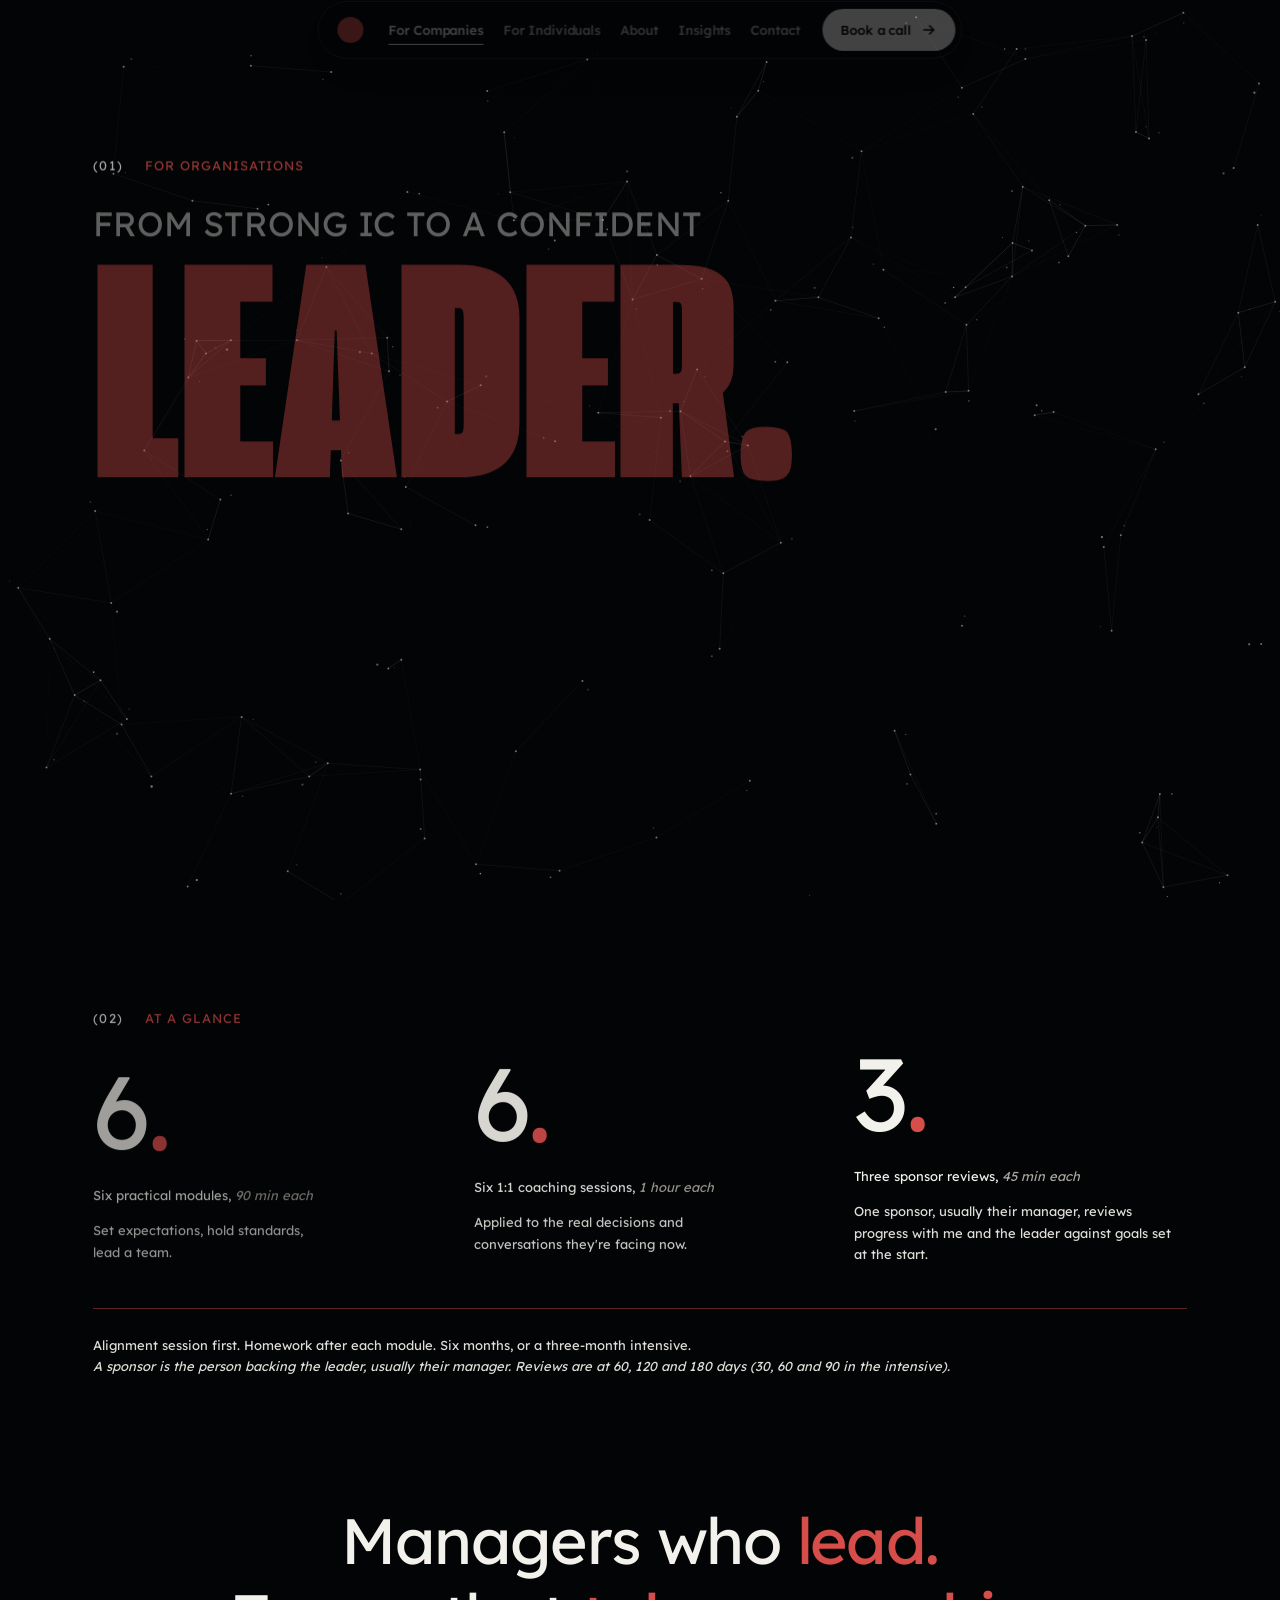
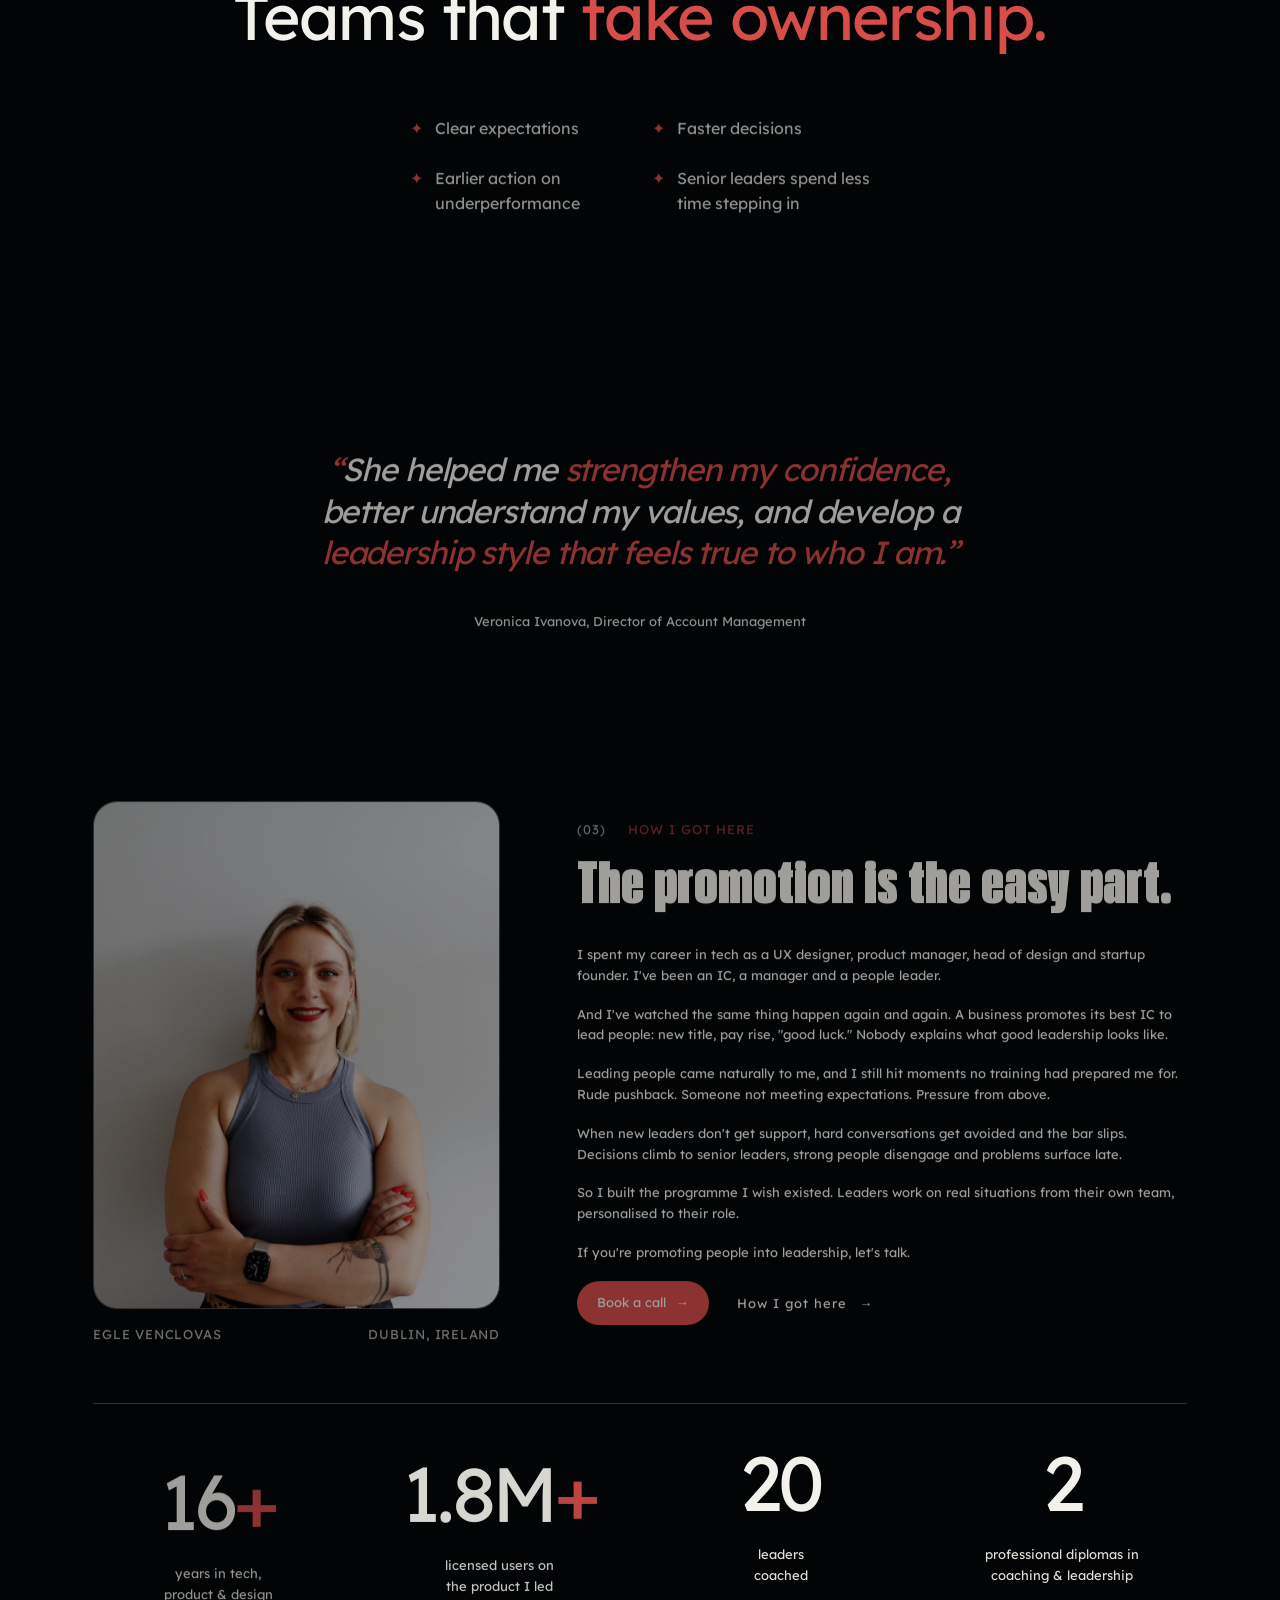
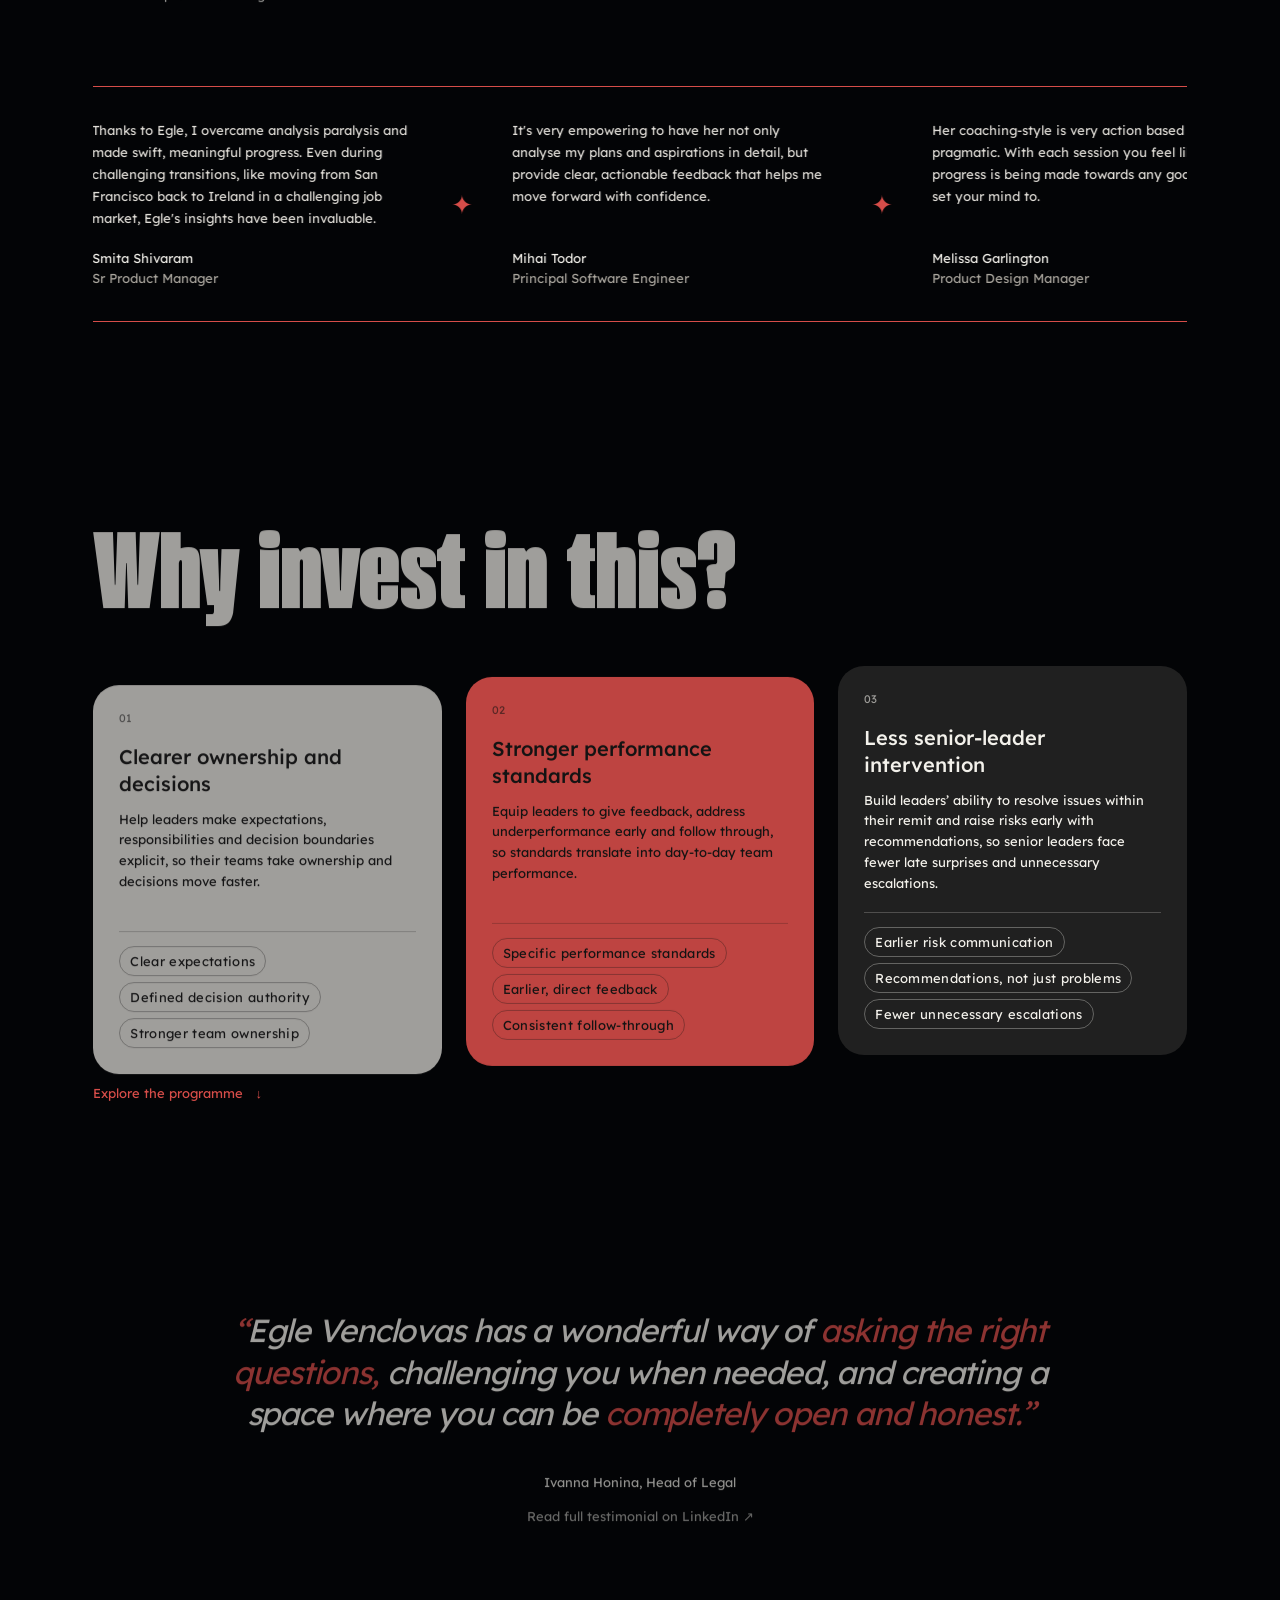
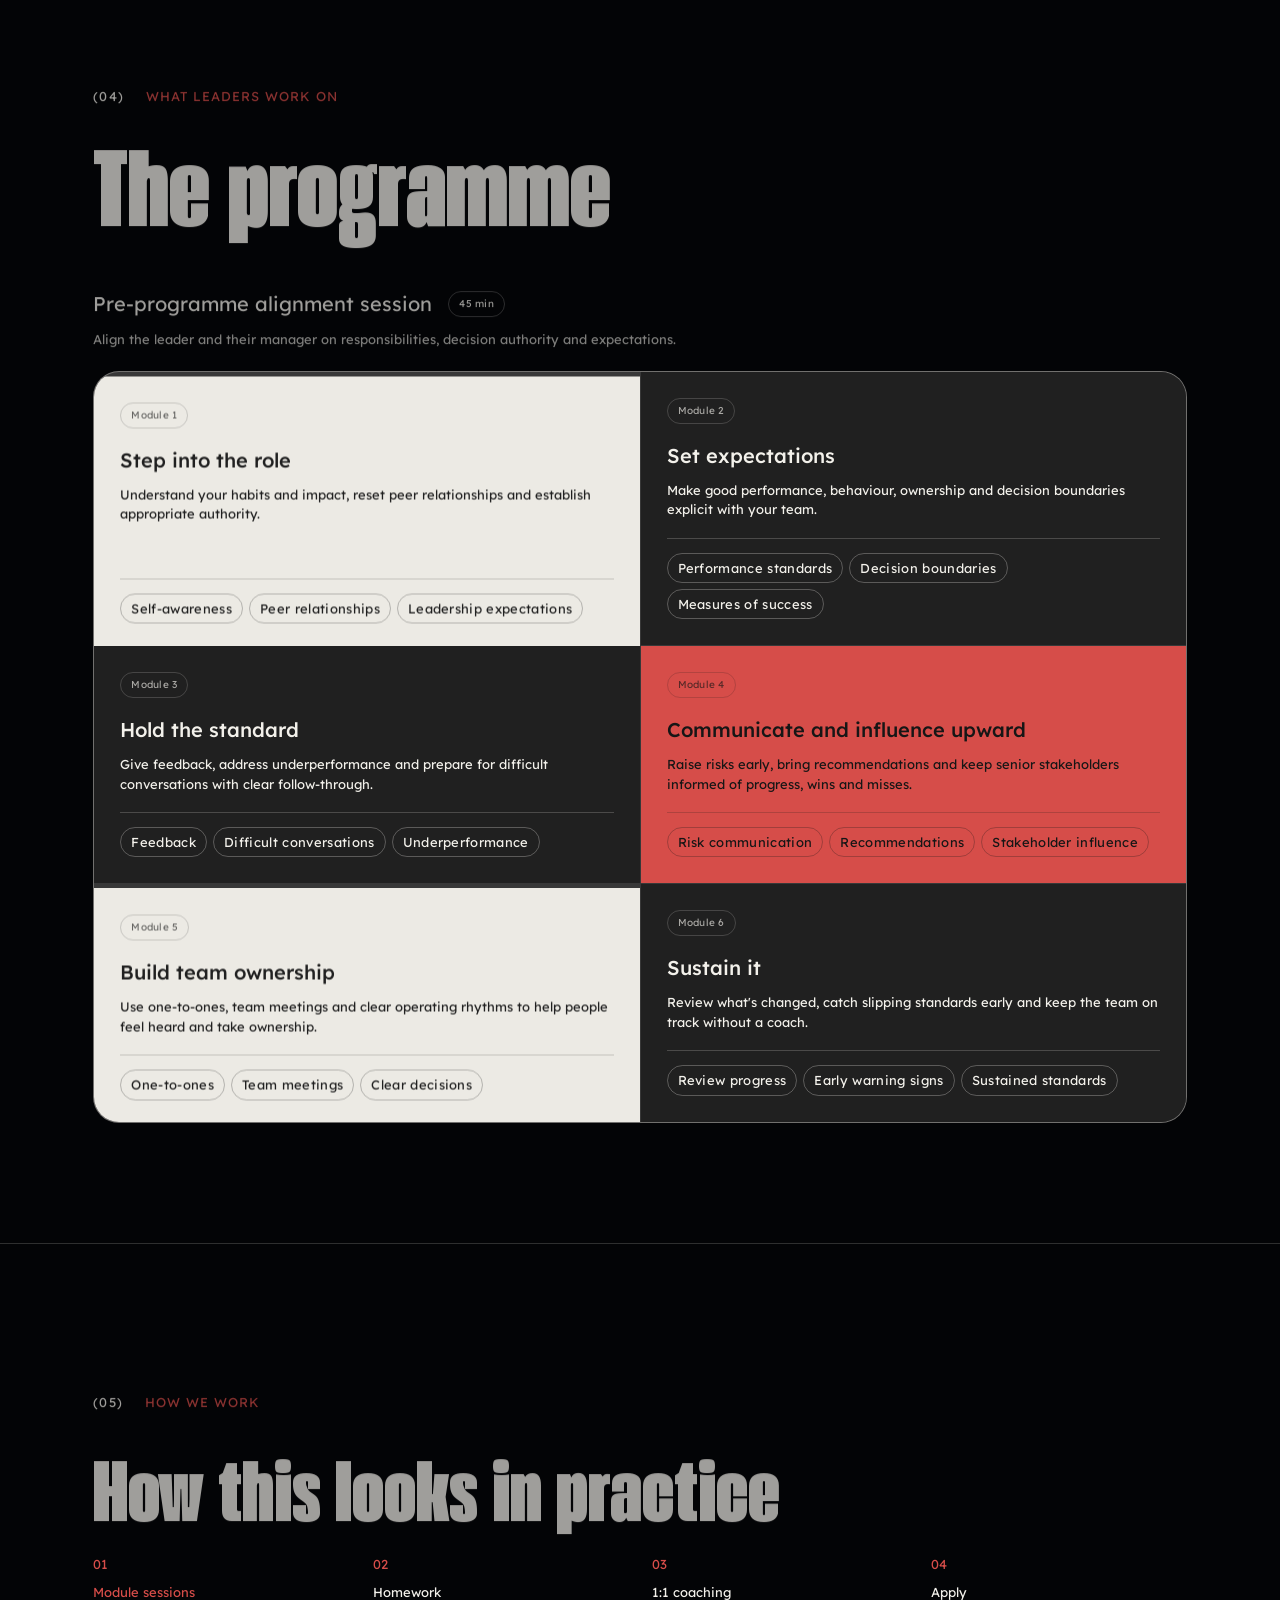
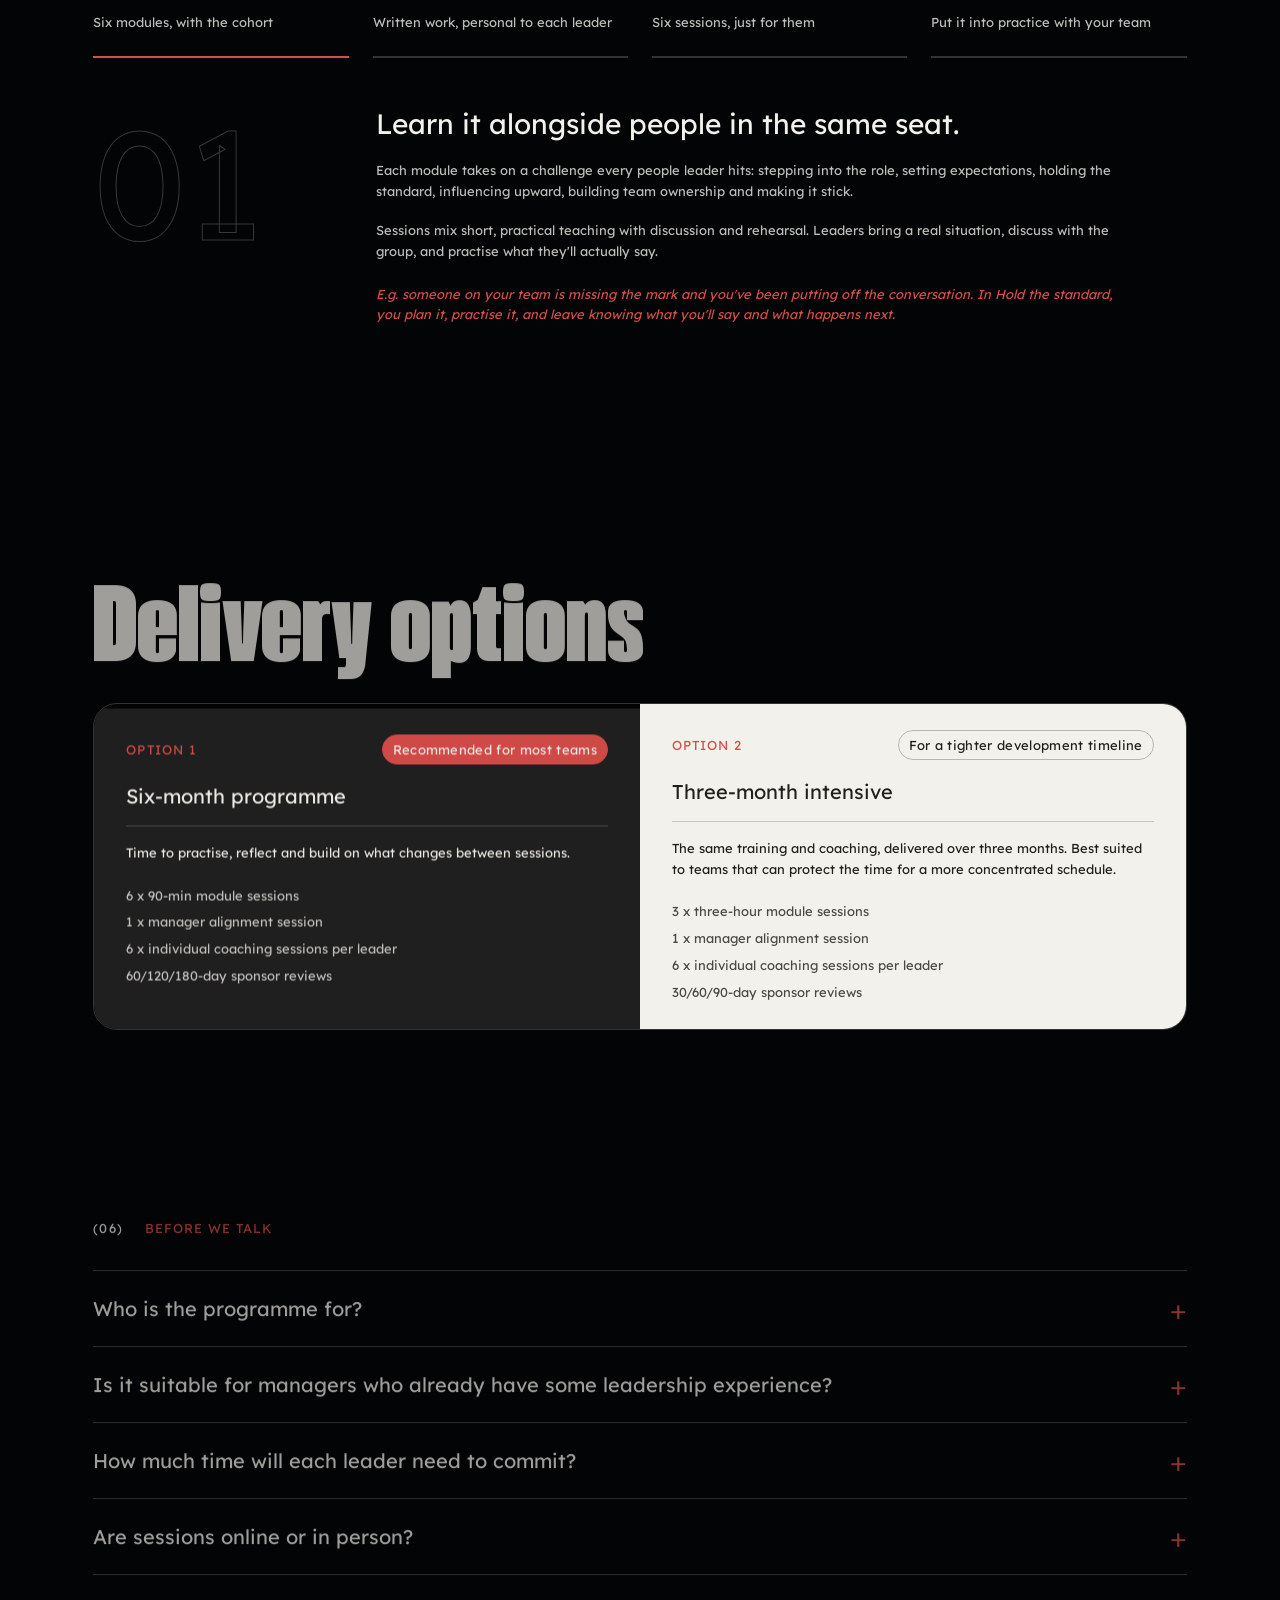
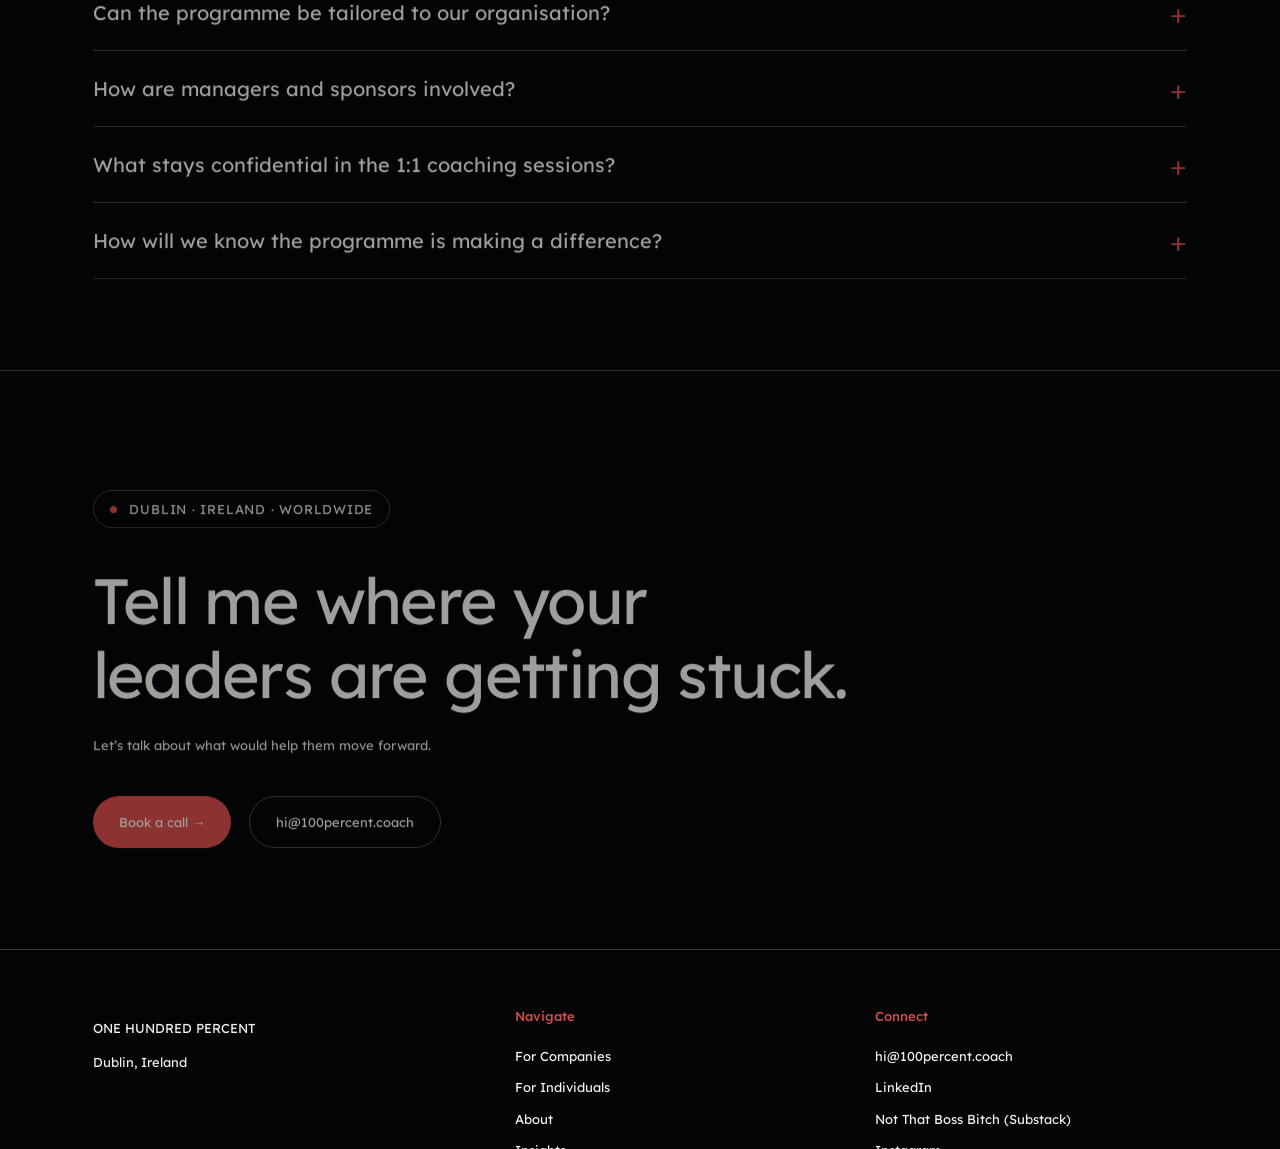
<file: index.html>
<!doctype html><html><head><meta charset="utf-8"><meta http-equiv="refresh" content="0;url=companies-page/"><title>ONE HUNDRED PERCENT</title></head><body><a href="companies-page/">Open website</a></body></html>
</file>
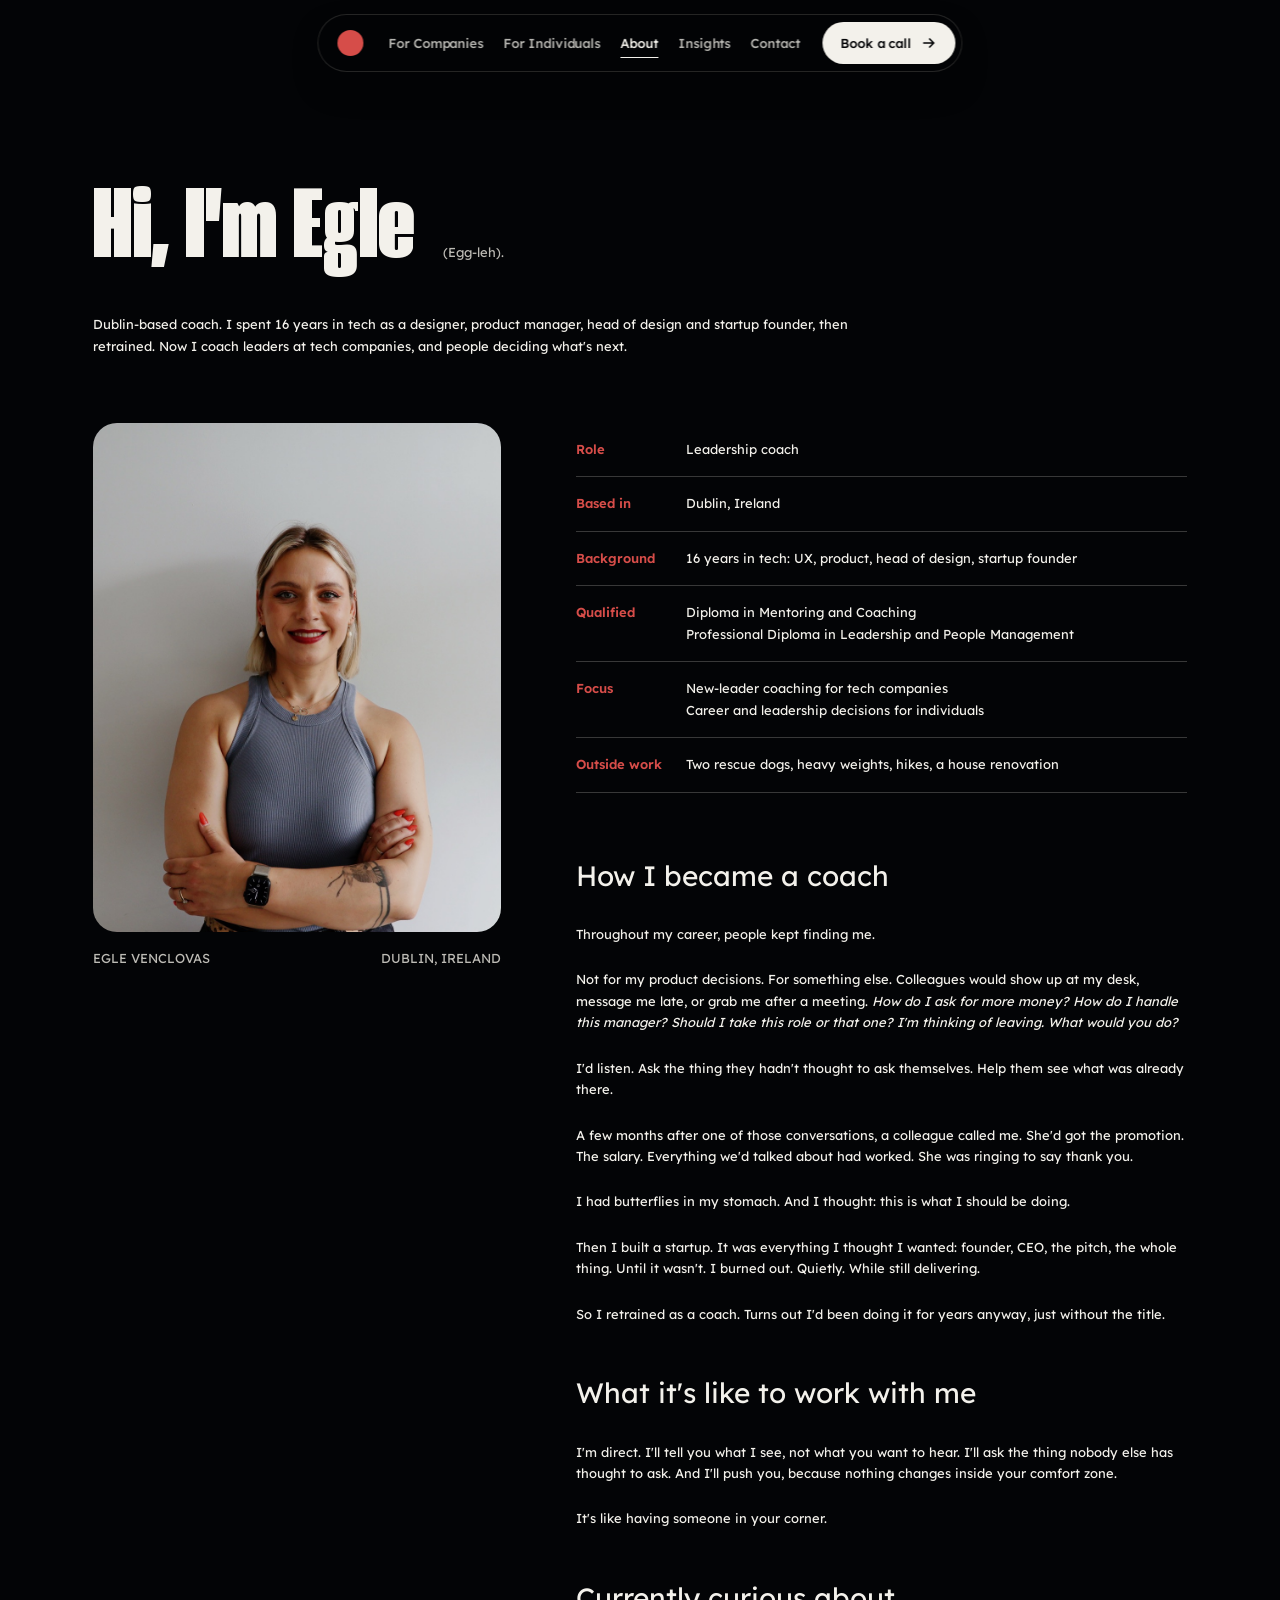
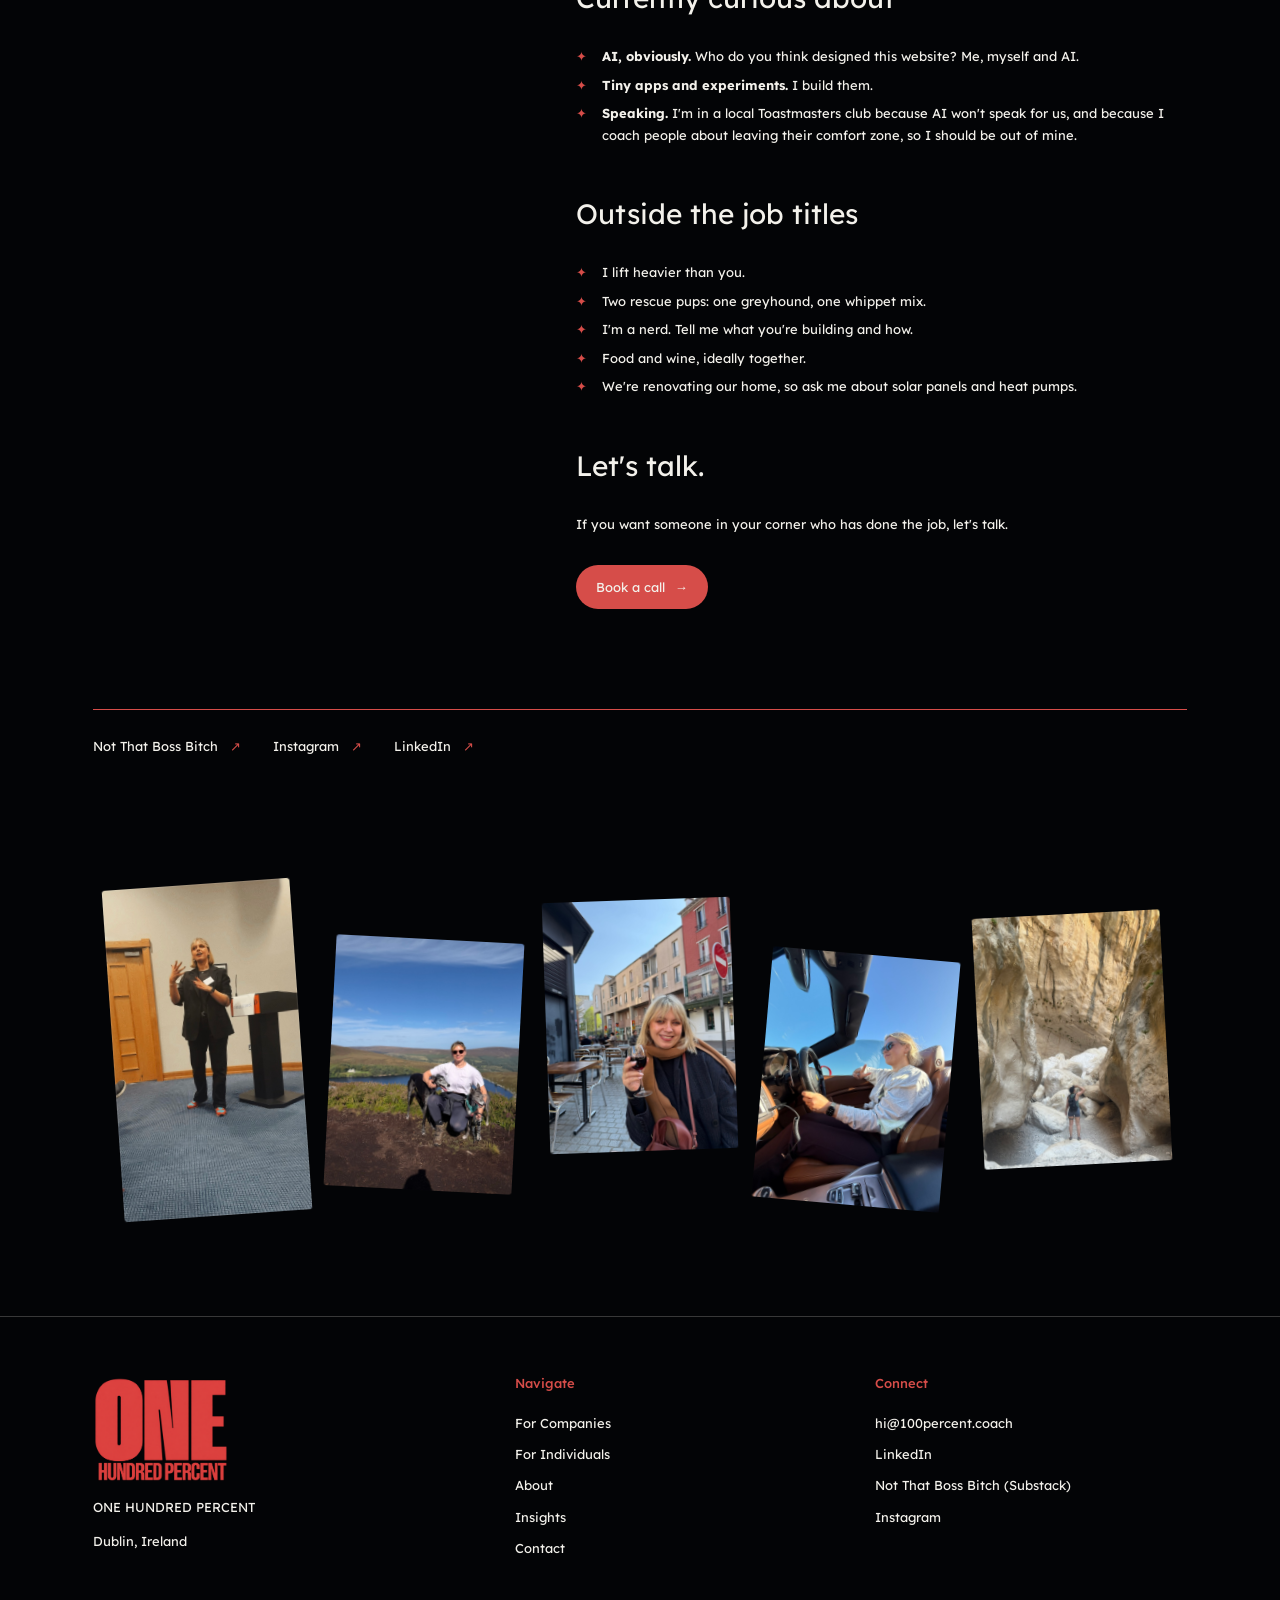
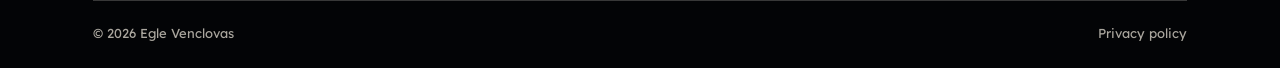
<file: about-page/index.html>
<!doctype html><html lang="en"><head><meta charset="utf-8"><meta name="viewport" content="width=device-width, initial-scale=1"><title>About Egle | ONE HUNDRED PERCENT</title><link rel="stylesheet" href="../companies-page/styles.css?v=mobile-menu-2"><link rel="stylesheet" href="styles.css?v=mobile-menu-2">    <link rel="stylesheet" href="../companies-page/typography.css?v=mobile-menu-2">
  <link rel="preconnect" href="https://fonts.googleapis.com"><link rel="preconnect" href="https://fonts.gstatic.com" crossorigin><link href="https://fonts.googleapis.com/css2?family=Lexend+Deca:wght@400;500;600;700&amp;display=swap" rel="stylesheet"><link rel="stylesheet" href="../companies-page/footer.css?v=mobile-menu-2"></head><body>    <nav class="site-nav" aria-label="Main navigation">
      <a class="site-nav__brand" href="../companies-page/?v=mobile-menu-2" aria-label="ONE HUNDRED PERCENT — For Companies"><span aria-hidden="true"></span></a>
      <button class="site-nav__toggle" type="button" aria-label="Open menu" aria-expanded="false" aria-controls="mobile-navigation"><span></span><span></span><span></span></button>
      <ul class="site-nav__links" id="mobile-navigation">
        <li><a href="../companies-page/?v=mobile-menu-2">For Companies</a></li>
        <li><a href="../individuals-page/?v=mobile-menu-2">For Individuals</a></li>
        <li><a href="./?v=mobile-menu-2" aria-current="page">About</a></li>
        <li><a href="../insights-page/?v=mobile-menu-2">Insights</a></li>
        <li><a href="../contact-page/?v=mobile-menu-2">Contact</a></li>
      </ul>
      <a class="site-nav__cta" href="https://schedule.100percent.coach/intro-call" target="_blank" rel="noopener noreferrer">
        <span>Book a call</span>
        <svg aria-hidden="true" viewBox="0 0 24 24" width="18" height="18"><path d="M5 12h14M13 6l6 6-6 6" fill="none" stroke="currentColor" stroke-width="2"/></svg>
      </a>
    </nav>
<main id="main-content"><section class="long-about"><header><h1>Hi, I'm Egle <span class="about-pronunciation">(Egg-leh).</span></h1><p>Dublin-based coach. I spent 16 years in tech as a designer, product manager, head of design and startup founder, then retrained. Now I coach leaders at tech companies, and people deciding what&#x27;s next.</p></header><div class="long-about__layout"><figure><img src="../companies-page/assets/egle-profile.jpg?v=2" alt="Egle Venclovas" width="1800" height="1200"><figcaption><span>EGLE VENCLOVAS</span><span>DUBLIN, IRELAND</span></figcaption></figure><div class="long-about__copy"><table class="about-facts"><tbody><tr><th scope="row">Role</th><td>Leadership coach</td></tr><tr><th scope="row">Based in</th><td>Dublin, Ireland</td></tr><tr><th scope="row">Background</th><td>16 years in tech: UX, product, head of design, startup founder</td></tr><tr><th scope="row">Qualified</th><td>Diploma in Mentoring and Coaching<br>Professional Diploma in Leadership and People Management</td></tr><tr><th scope="row">Focus</th><td>New-leader coaching for tech companies<br>Career and leadership decisions for individuals</td></tr><tr><th scope="row">Outside work</th><td>Two rescue dogs, heavy weights, hikes, a house renovation</td></tr></tbody></table><h2>How I became a coach</h2><p>Throughout my career, people kept finding me.</p><p>Not for my product decisions. For something else. Colleagues would show up at my desk, message me late, or grab me after a meeting. <em>How do I ask for more money? How do I handle this manager? Should I take this role or that one? I'm thinking of leaving. What would you do?</em></p><p>I&#x27;d listen. Ask the thing they hadn&#x27;t thought to ask themselves. Help them see what was already there.</p><p>A few months after one of those conversations, a colleague called me. She&#x27;d got the promotion. The salary. Everything we&#x27;d talked about had worked. She was ringing to say thank you.</p><p>I had butterflies in my stomach. And I thought: this is what I should be doing.</p><p>Then I built a startup. It was everything I thought I wanted: founder, CEO, the pitch, the whole thing. Until it wasn&#x27;t. I burned out. Quietly. While still delivering.</p><p>So I retrained as a coach. Turns out I&#x27;d been doing it for years anyway, just without the title.</p><h2>What it's like to work with me</h2><p>I&#x27;m direct. I&#x27;ll tell you what I see, not what you want to hear. I&#x27;ll ask the thing nobody else has thought to ask. And I&#x27;ll push you, because nothing changes inside your comfort zone.</p><p>It&#x27;s like having someone in your corner.</p><h2>Currently curious about</h2><ul><li><strong>AI, obviously.</strong> Who do you think designed this website? Me, myself and AI.</li><li><strong>Tiny apps and experiments.</strong> I build them.</li><li><strong>Speaking.</strong> I&#x27;m in a local Toastmasters club because AI won&#x27;t speak for us, and because I coach people about leaving their comfort zone, so I should be out of mine.</li></ul><h2>Outside the job titles</h2><ul><li>I lift heavier than you.</li><li>Two rescue pups: one greyhound, one whippet mix.</li><li>I&#x27;m a nerd. Tell me what you&#x27;re building and how.</li><li>Food and wine, ideally together.</li><li>We&#x27;re renovating our home, so ask me about solar panels and heat pumps.</li></ul><h2>Let's talk.</h2><p>If you want someone in your corner who has done the job, let&#x27;s talk.</p><a class="about-egle__cta" href="https://schedule.100percent.coach/intro-call" target="_blank" rel="noopener noreferrer">Book a call <span aria-hidden="true">→</span></a></div></div></section><nav class="about-socials" aria-label="Social links"><a href="https://eglevenclovas.substack.com/" target="_blank" rel="noopener noreferrer">Not That Boss Bitch <span aria-hidden="true">↗</span></a><a href="https://www.instagram.com/100percent.coach/" target="_blank" rel="noopener noreferrer">Instagram <span aria-hidden="true">↗</span></a><a href="https://www.linkedin.com/in/eglev/" target="_blank" rel="noopener noreferrer">LinkedIn <span aria-hidden="true">↗</span></a></nav><section class="about-photos" id="photos" aria-label="Personal photographs"><figure><img src="assets/personal-1.jpg" alt="Egle speaking at an event" loading="lazy"></figure><figure><img src="assets/personal-2.jpg" alt="Egle outdoors with two dogs" loading="lazy"></figure><figure><img src="assets/personal-3.jpg" alt="Egle sitting outside a café" loading="lazy"></figure><figure><img src="assets/personal-4.jpg" alt="Egle in a convertible" loading="lazy"></figure><figure><img src="assets/personal-5.jpg" alt="Egle hiking through a rocky gorge" loading="lazy"></figure></section></main><footer class="site-footer"><div class="site-footer__columns"><div class="site-footer__brand"><a href="../companies-page/?v=mobile-menu-2" aria-label="ONE HUNDRED PERCENT"><img src="../companies-page/assets/brand-logo-transparent.png" alt="ONE HUNDRED PERCENT" width="160" loading="lazy"></a><p>ONE HUNDRED PERCENT</p><p>Dublin, Ireland</p></div><nav aria-label="Footer navigation"><h2>Navigate</h2><a href="../companies-page/?v=mobile-menu-2">For Companies</a><a href="../individuals-page/?v=mobile-menu-2">For Individuals</a><a href="../about-page/?v=mobile-menu-2">About</a><a href="../insights-page/?v=mobile-menu-2">Insights</a><a href="../contact-page/?v=mobile-menu-2">Contact</a></nav><div class="site-footer__connect"><h2>Connect</h2><a href="mailto:hi@100percent.coach">hi@100percent.coach</a><a href="https://www.linkedin.com/in/eglev/" target="_blank" rel="noopener noreferrer">LinkedIn</a><a href="https://eglevenclovas.substack.com/" target="_blank" rel="noopener noreferrer">Not That Boss Bitch (Substack)</a><a href="https://www.instagram.com/100percent.coach/" target="_blank" rel="noopener noreferrer">Instagram</a></div></div><div class="site-footer__bottom"><span>© 2026 Egle Venclovas</span><span>Privacy policy</span></div></footer><script src="../companies-page/navigation.js?v=mobile-menu-2" defer></script><script src="../companies-page/scroll-reveals.js?v=all-pages-motion-2" defer></script></body></html>
</file>
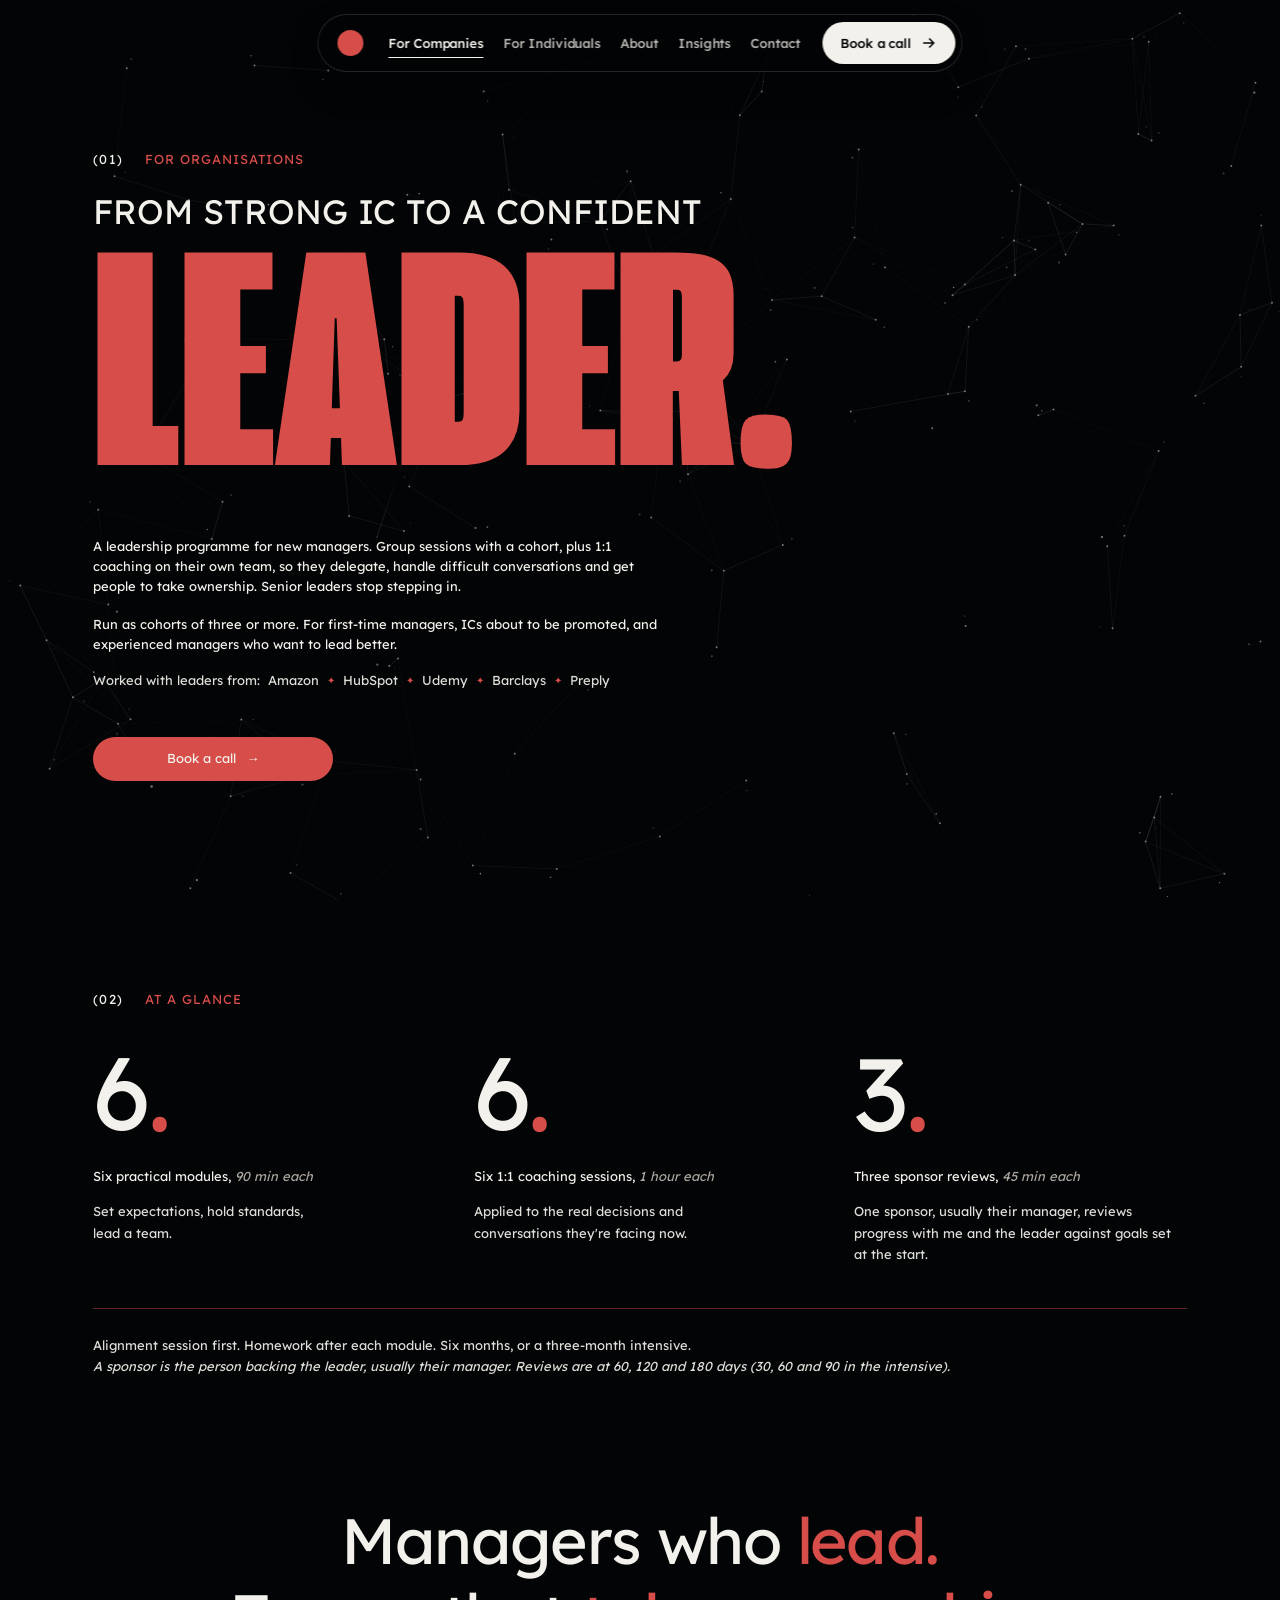
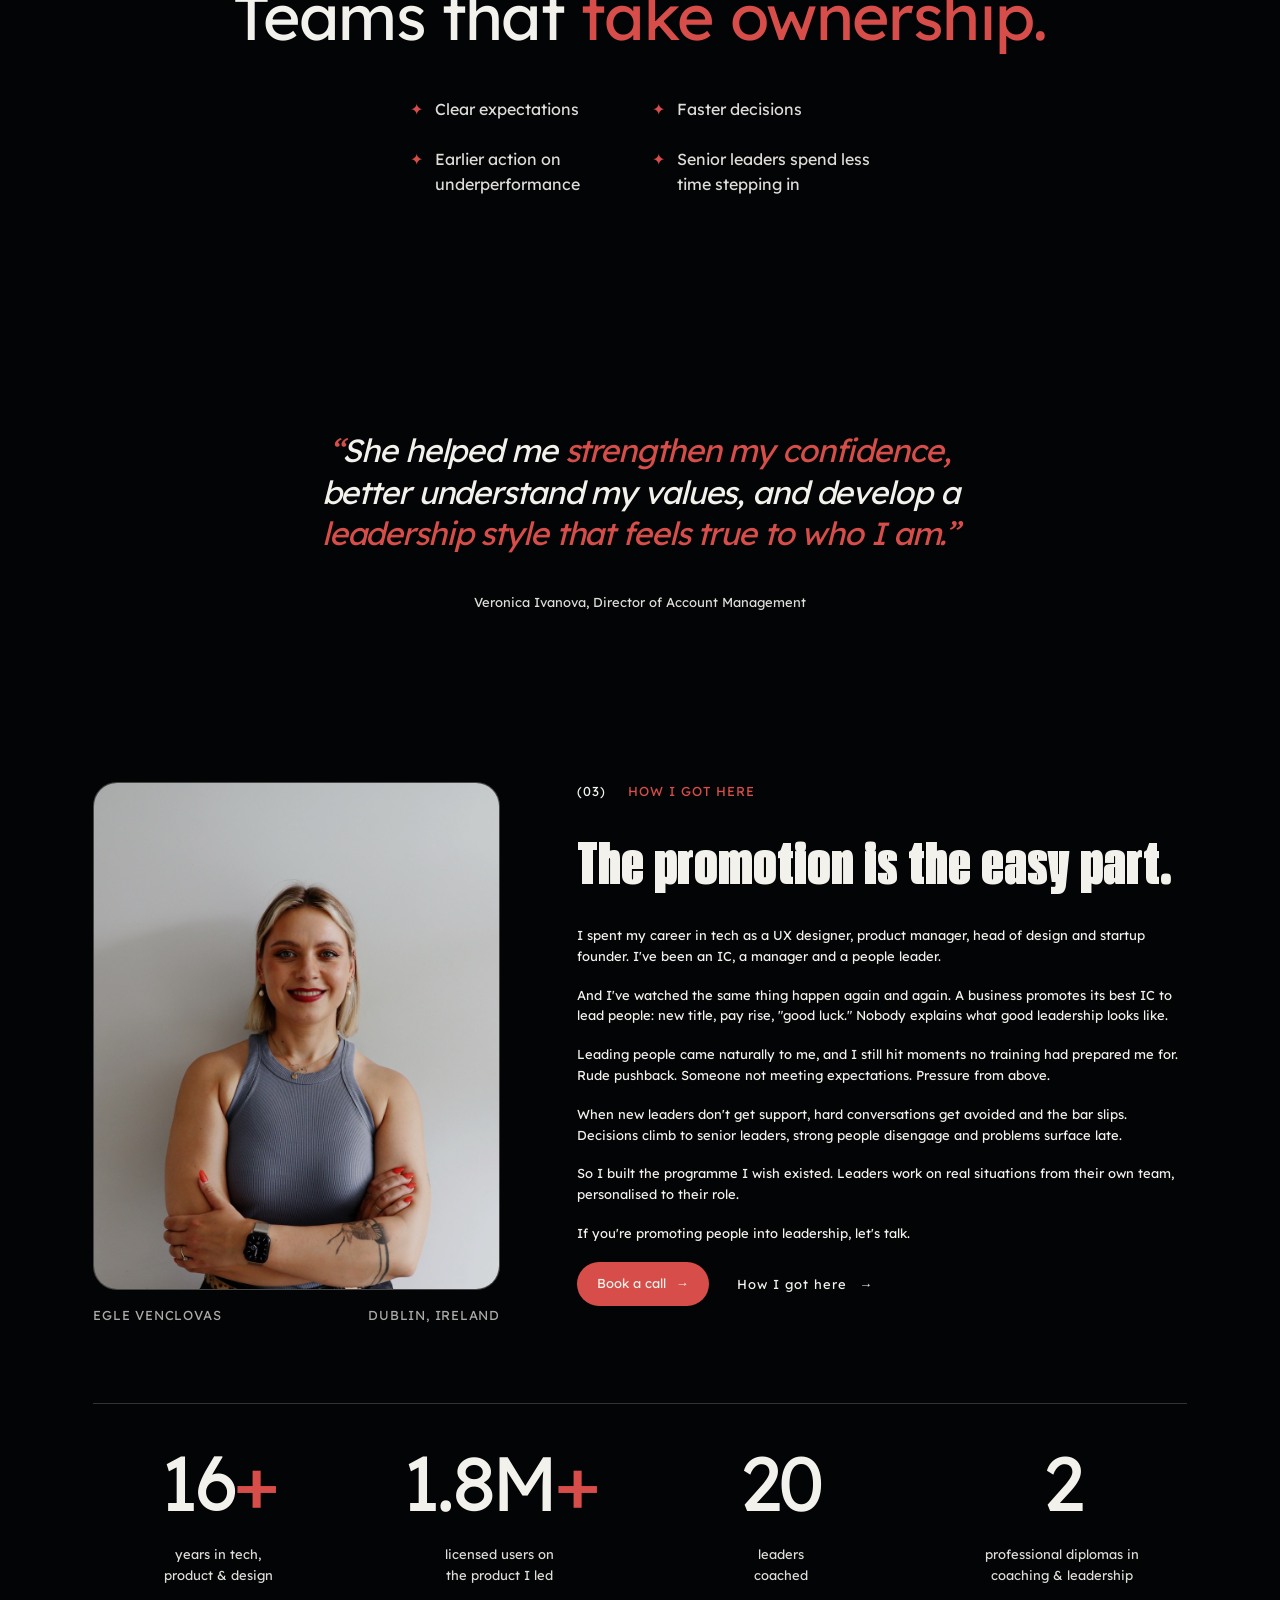
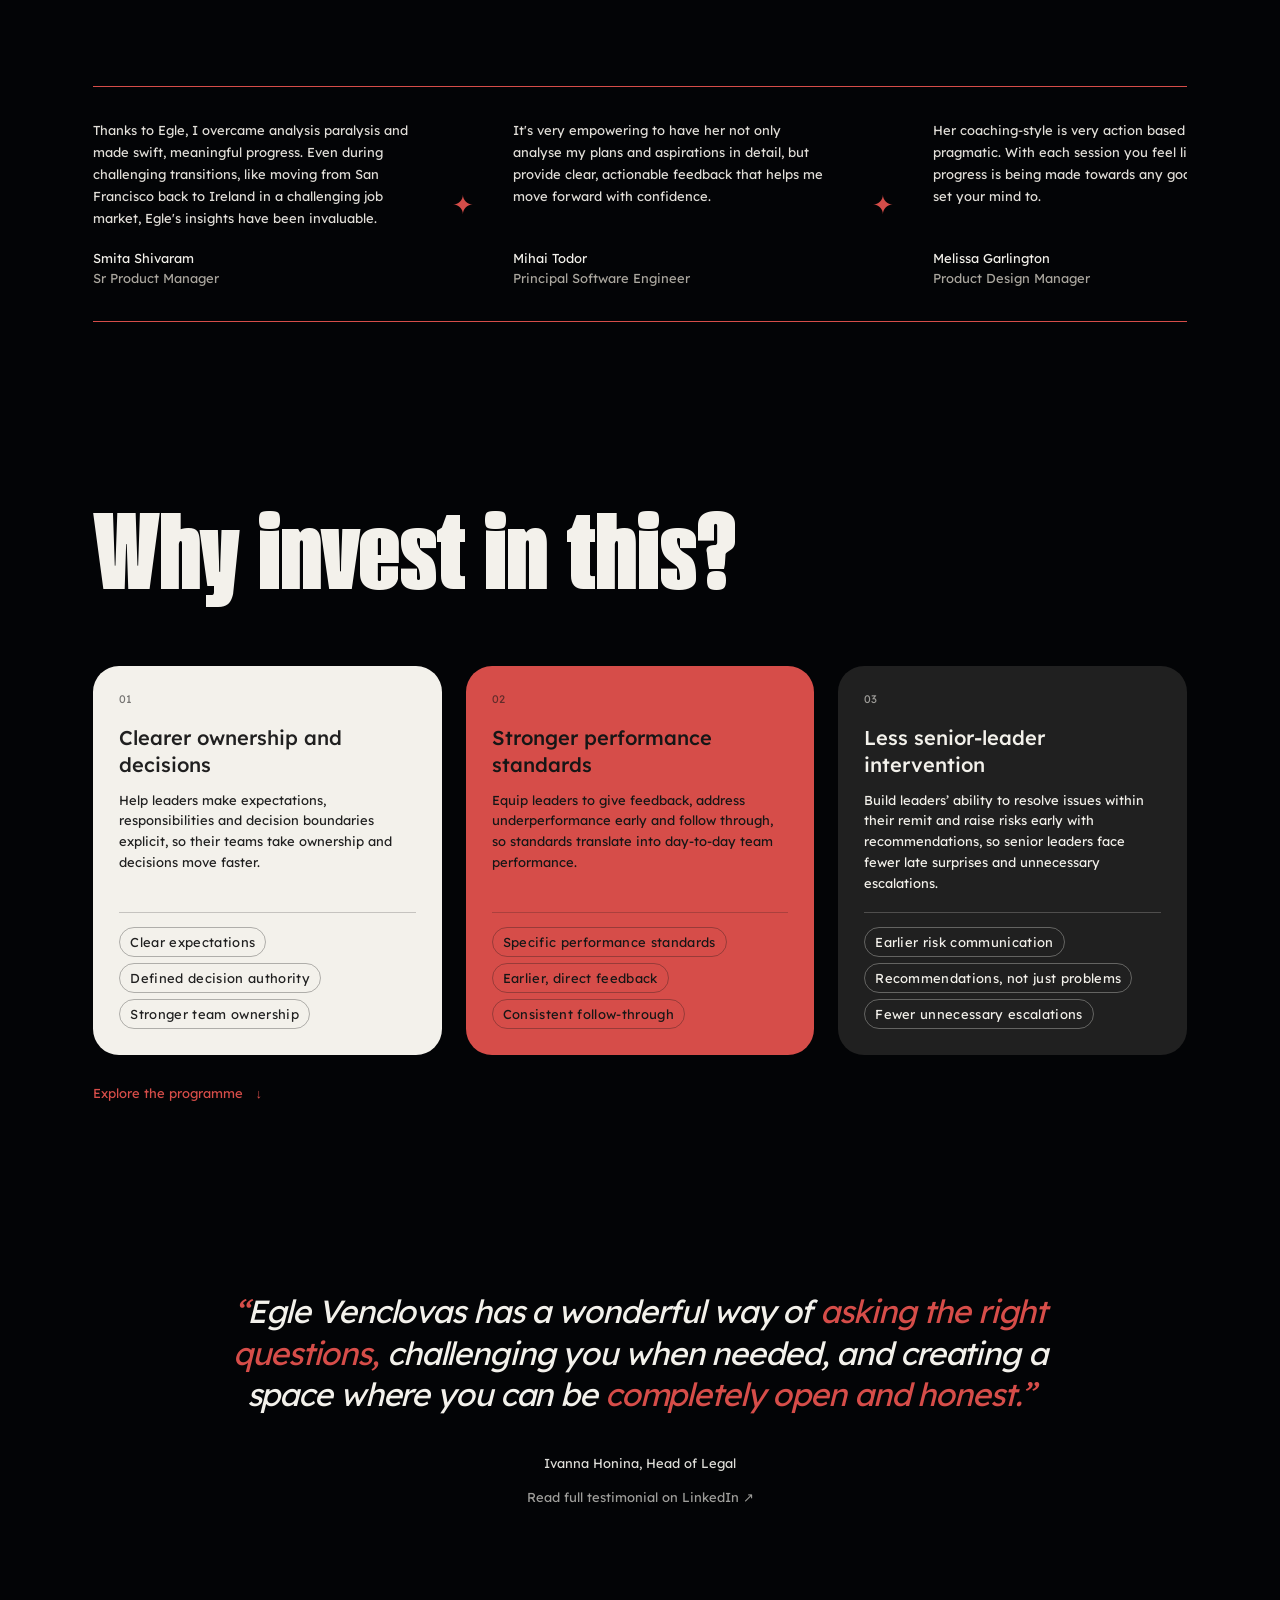
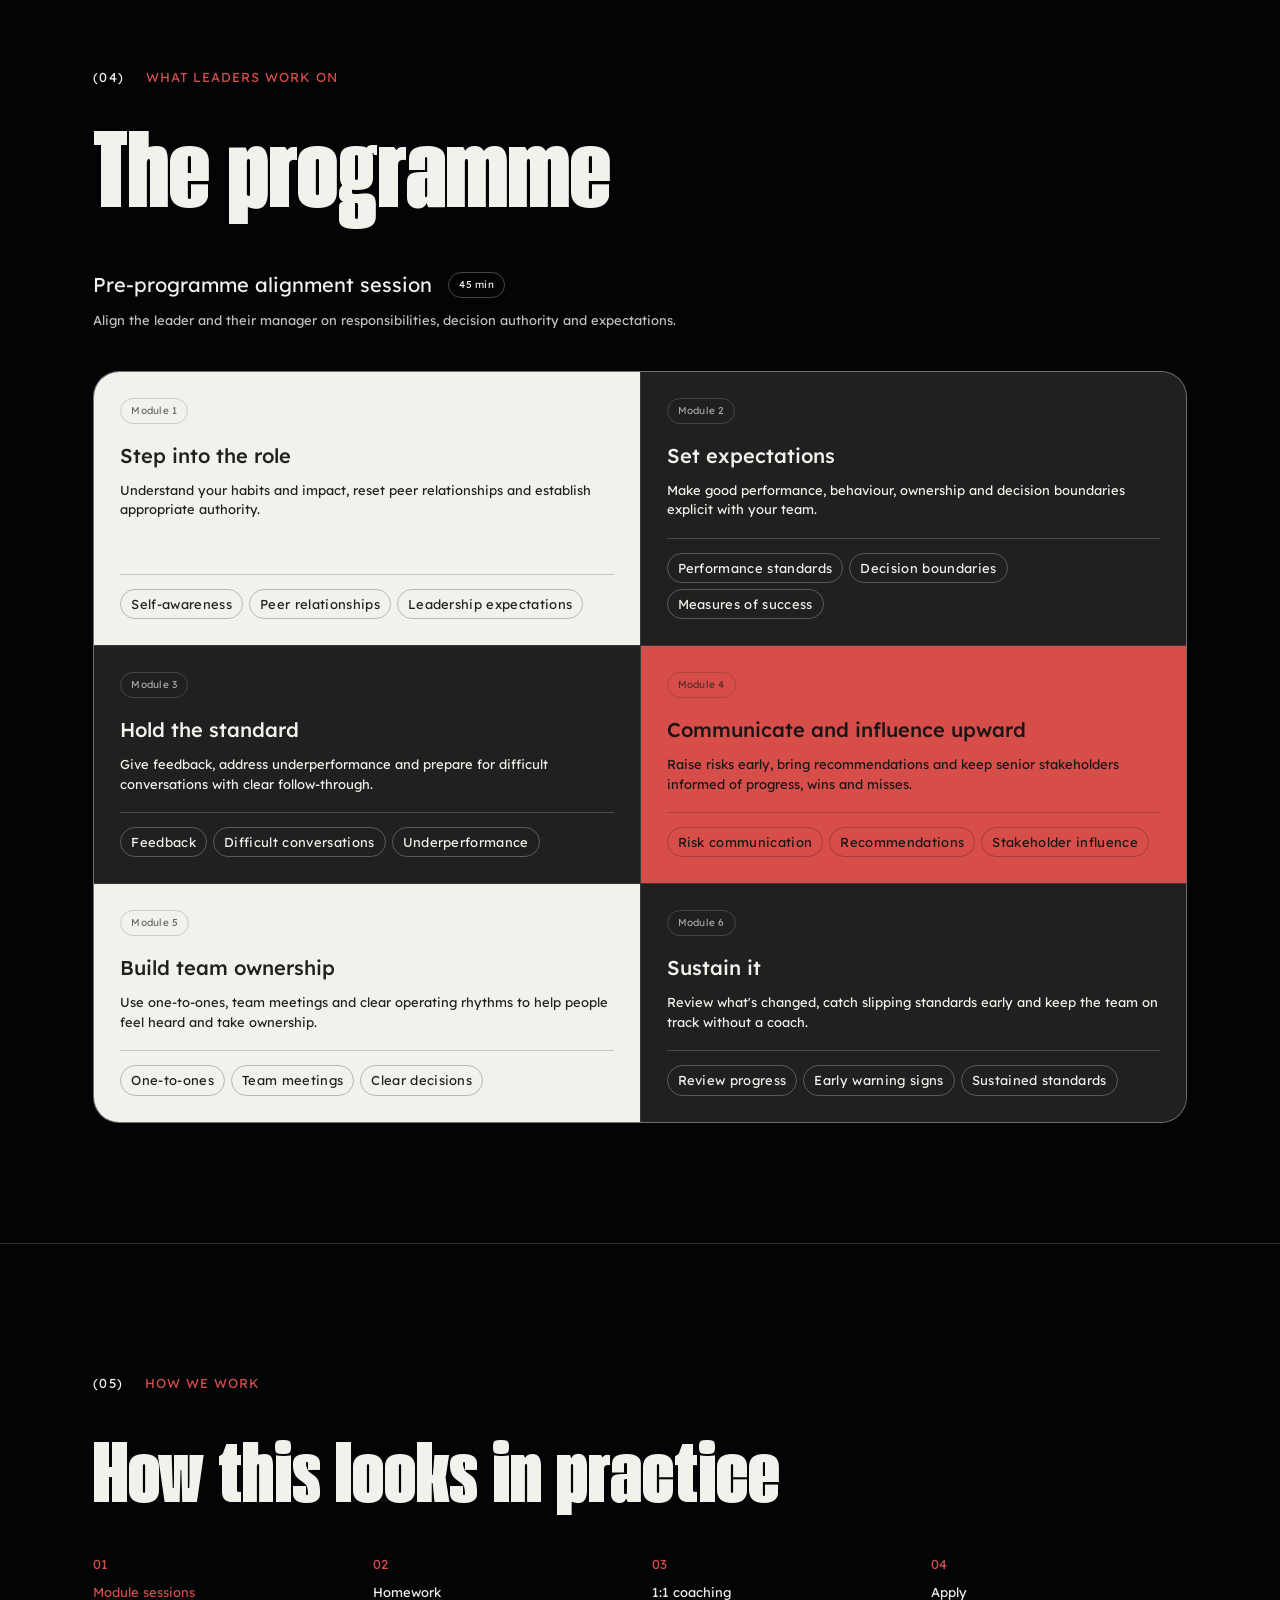
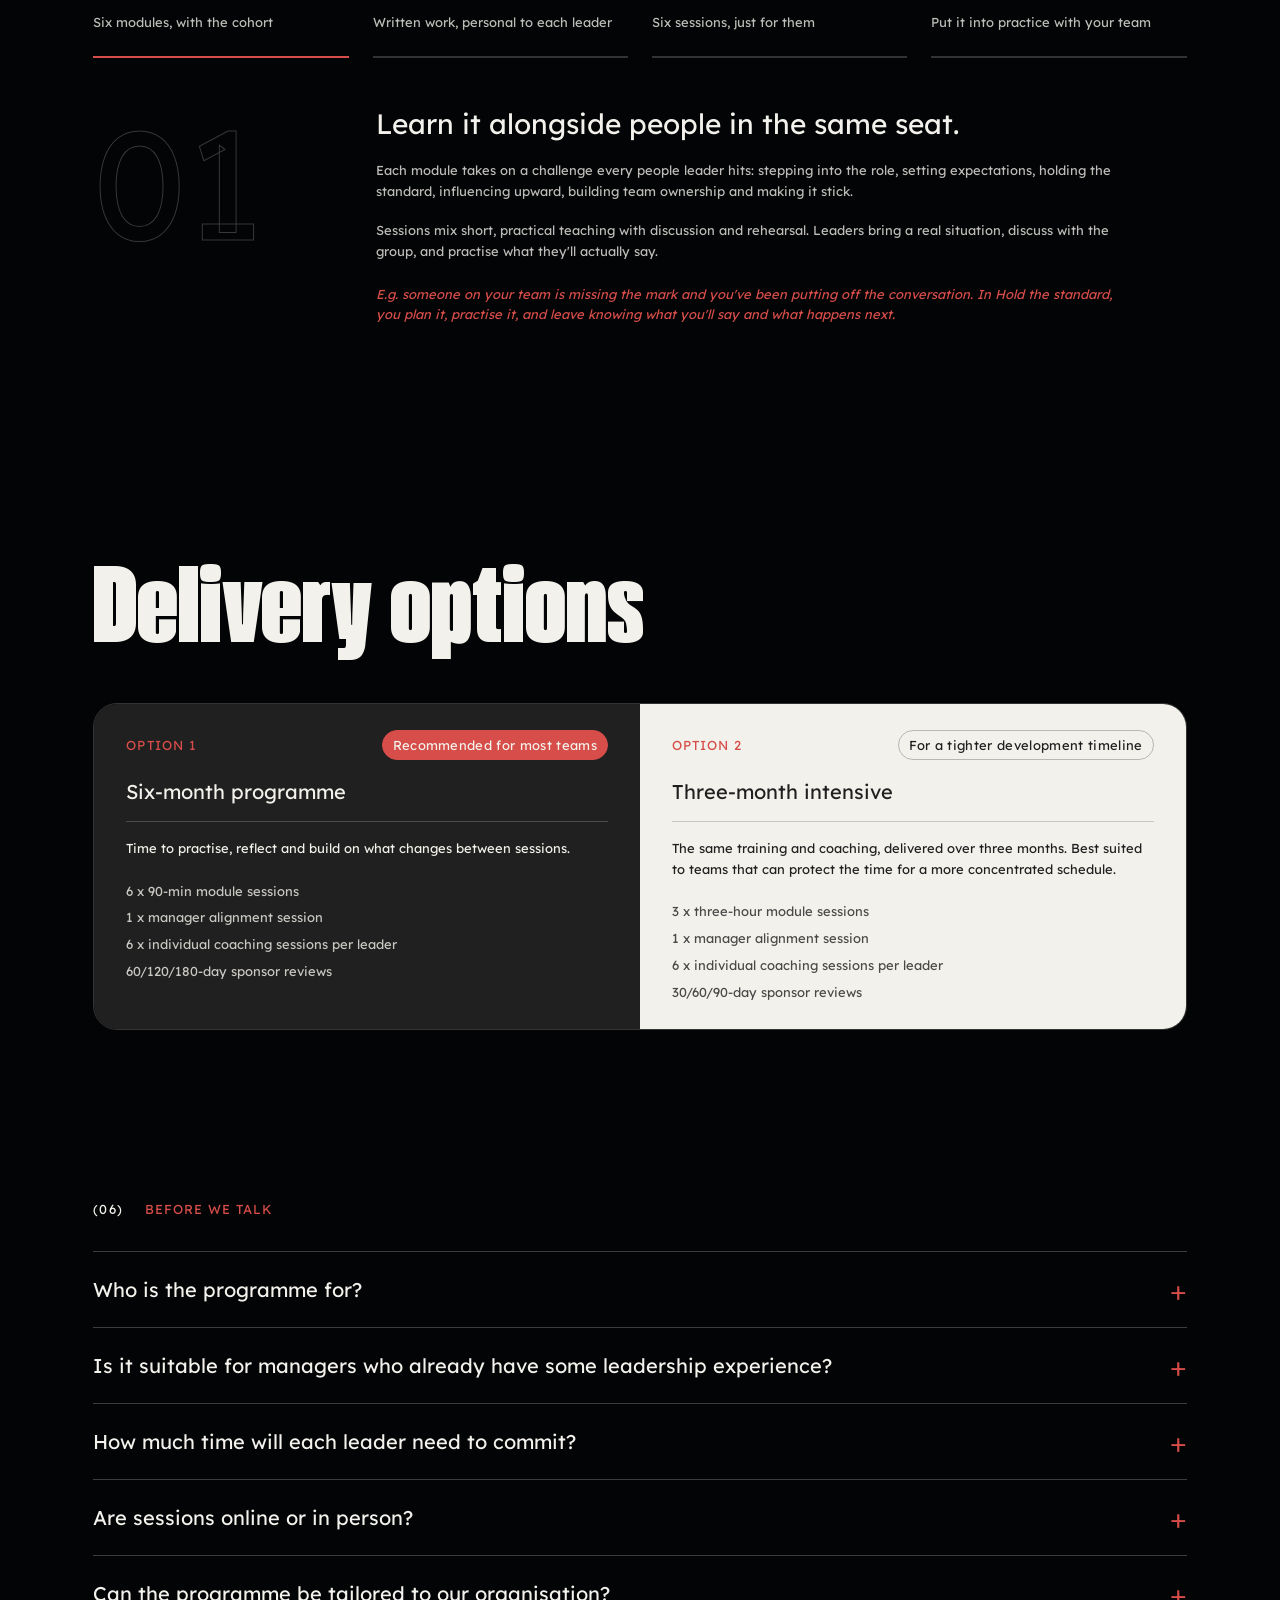
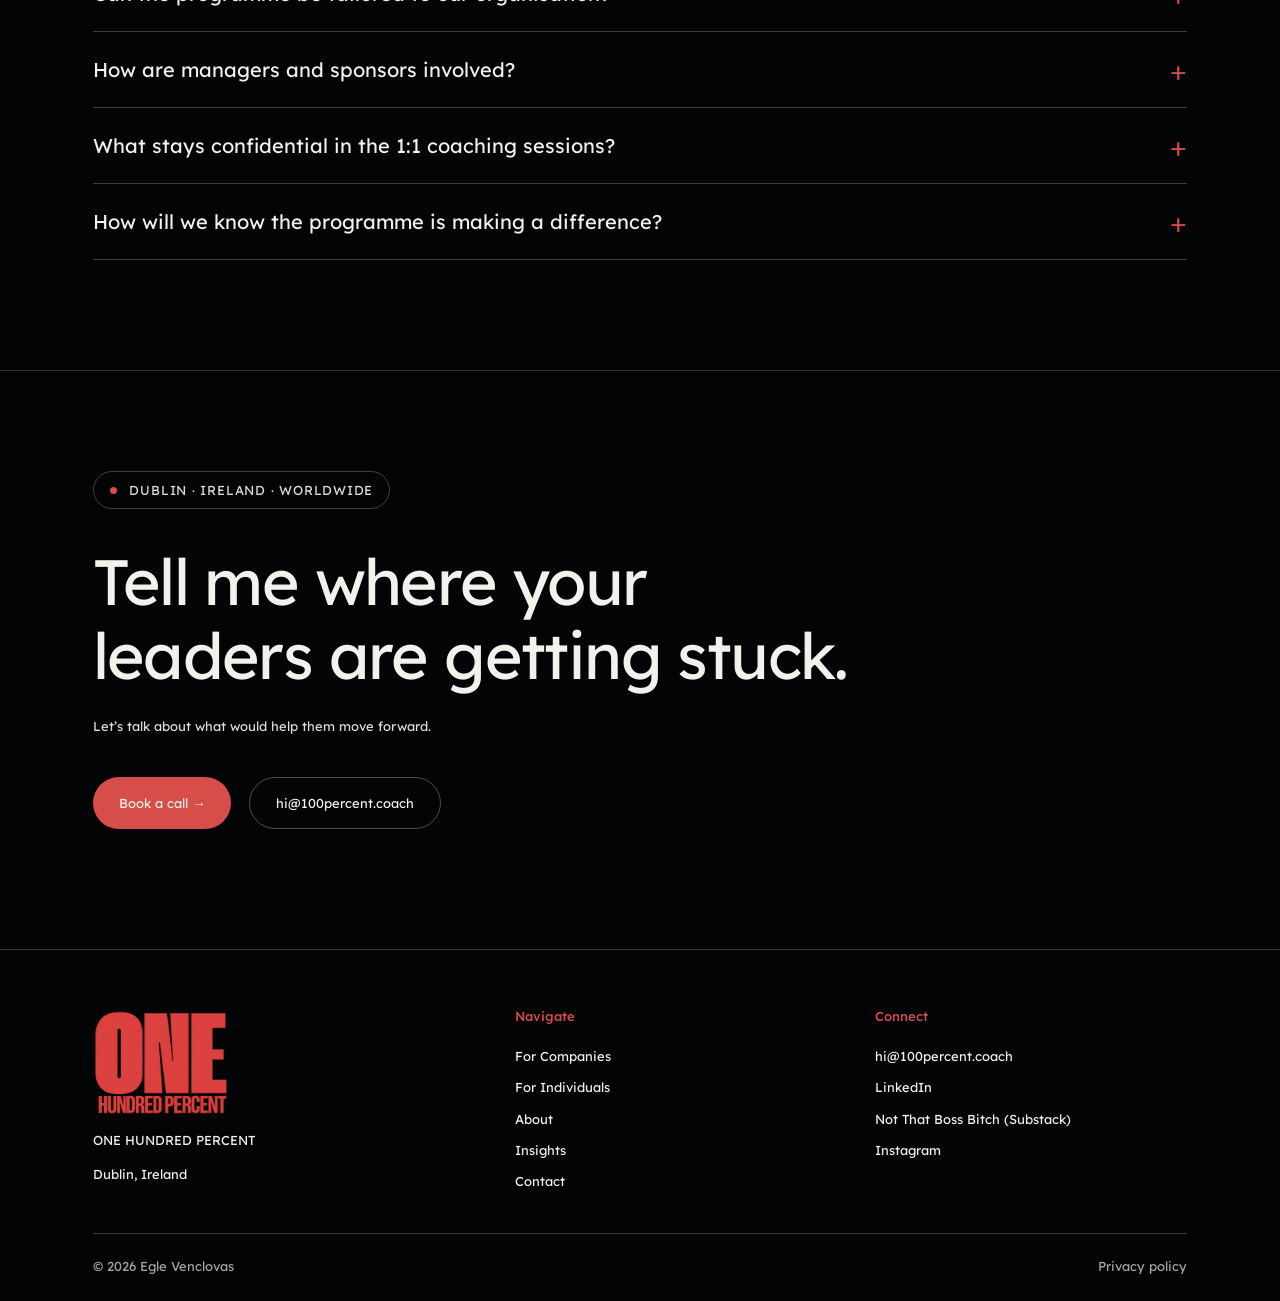
<file: companies-page/index.html>
<!doctype html>
<html lang="en">
  <head>
    <meta charset="utf-8">
    <meta name="viewport" content="width=device-width, initial-scale=1">
    <title>Companies | ONE HUNDRED PERCENT</title>
    <link rel="preload" href="assets/Extenda-50Mega.woff" as="font" type="font/woff" crossorigin>
    <link rel="preconnect" href="https://fonts.googleapis.com">
    <link rel="preconnect" href="https://fonts.gstatic.com" crossorigin>
    <link href="https://fonts.googleapis.com/css2?family=Lexend+Deca:wght@400;500;600;700&amp;display=swap" rel="stylesheet">
    <link rel="stylesheet" href="styles.css?v=mobile-menu-2">
      <link rel="stylesheet" href="typography.css?v=mobile-menu-2">
  <link rel="stylesheet" href="footer.css?v=mobile-menu-2"></head>
  <body>
    <nav class="site-nav" aria-label="Main navigation">
      <a class="site-nav__brand" href="./?v=mobile-menu-2" aria-label="ONE HUNDRED PERCENT — For Companies"><span aria-hidden="true"></span></a>
      <button class="site-nav__toggle" type="button" aria-label="Open menu" aria-expanded="false" aria-controls="mobile-navigation"><span></span><span></span><span></span></button>
      <ul class="site-nav__links" id="mobile-navigation">
        <li><a href="./?v=mobile-menu-2" aria-current="page">For Companies</a></li>
        <li><a href="../individuals-page/?v=mobile-menu-2">For Individuals</a></li>
        <li><a href="../about-page/?v=mobile-menu-2">About</a></li>
        <li><a href="../insights-page/?v=mobile-menu-2">Insights</a></li>
        <li><a href="../contact-page/?v=mobile-menu-2">Contact</a></li>
      </ul>
      <a class="site-nav__cta" href="https://schedule.100percent.coach/intro-call" target="_blank" rel="noopener noreferrer">
        <span>Book a call</span>
        <svg aria-hidden="true" viewBox="0 0 24 24" width="18" height="18"><path d="M5 12h14M13 6l6 6-6 6" fill="none" stroke="currentColor" stroke-width="2"/></svg>
      </a>
    </nav>
    <main id="main-content">
      <canvas class="hero__sky" aria-hidden="true"></canvas>
      <section class="hero" aria-labelledby="hero-title">
        <div class="hero__content">
          <p class="section-label hero__eyebrow"><span>(01)</span> FOR ORGANISATIONS</p>
          <h1 id="hero-title">
            <span class="hero__intro hero__intro--compact">FROM STRONG IC TO A CONFIDENT</span>
            <span class="hero__headline">LEADER.</span>
          </h1>
          <p class="hero__description">A leadership programme for new managers. Group sessions with a cohort, plus 1:1 coaching on their own team, so they delegate, handle difficult conversations and get people to take ownership. Senior leaders stop stepping in.</p>
          <p class="hero__audience">Run as cohorts of three or more. For first-time managers, ICs about to be promoted, and experienced managers who want to lead better.</p>
          <p class="hero__companies">Worked with leaders from: <span>Amazon</span><span class="hero__company-star" aria-hidden="true">✦</span><span>HubSpot</span><span class="hero__company-star" aria-hidden="true">✦</span><span>Udemy</span><span class="hero__company-star" aria-hidden="true">✦</span><span>Barclays</span><span class="hero__company-star" aria-hidden="true">✦</span><span>Preply</span></p>
          <a class="hero__cta" href="https://schedule.100percent.coach/intro-call" target="_blank" rel="noopener noreferrer">Book a call <span aria-hidden="true">→</span></a>
        </div>
        
      </section>
      <section class="programme-overview" id="programme-overview" aria-label="Programme overview">
        <p class="section-label"><span>(02)</span> At a glance</p>
        <div class="programme-overview__grid">
          <div class="programme-overview__item">
            <span class="programme-overview__number">6</span>
            <h2>Six practical modules, <span class="programme-overview__duration"><em>90 min each</em></span></h2>
            <p>Set expectations, hold standards,<br class="desktop-break"> lead a team.</p>
          </div>
          <div class="programme-overview__item">
            <span class="programme-overview__number">6</span>
            <h2>Six 1:1 coaching sessions, <span class="programme-overview__duration"><em>1 hour each</em></span></h2>
            <p>Applied to the real decisions and<br class="desktop-break"> conversations they're facing now.</p>
          </div>
          <div class="programme-overview__item">
            <span class="programme-overview__number">3</span>
            <h2>Three sponsor reviews, <span class="programme-overview__duration"><em>45 min each</em></span></h2>
            <p>One sponsor, usually their manager, reviews progress with me and the leader against goals set at the start.</p>
          </div>
        </div>
        <div class="programme-outcome" id="programme-outcome">
        <p class="programme-overview__timing">Alignment session first. Homework after each module. Six months, or a three-month intensive.<br><em>A sponsor is the person backing the leader, usually their manager. Reviews are at 60, 120 and 180 days (30, 60 and 90 in the intensive).</em></p>

          <h2>Managers who <span>lead.</span><br>Teams that <span>take ownership.</span></h2>
          <ul class="programme-outcome__points">
            <li><span>Clear expectations</span></li>
            <li><span>Faster decisions</span></li>
            <li><span>Earlier action on<br>underperformance</span></li>
            <li><span>Senior leaders spend less<br>time stepping in</span></li>
          </ul>
        </div>
      </section>
      <section class="testimonials testimonials--before-about" aria-label="Leadership coaching testimonial">
        <figure class="testimonial">
          <blockquote><p>She helped me <span>strengthen my confidence,</span> better understand my values, and develop a <span>leadership style that feels true to who I am.</span></p></blockquote>
          <figcaption>Veronica Ivanova, Director of Account Management</figcaption>
        </figure>
      </section>
      <section class="about-egle" id="about-egle" aria-label="About Egle">
        <figure class="about-egle__portrait">
          <div class="about-egle__photo">
            <img src="assets/egle-profile.jpg?v=2" alt="Egle Venclovas" width="1800" height="1200" loading="lazy">
          </div>
          <figcaption class="about-egle__caption" id="about-caption"><span>EGLE VENCLOVAS</span><span>DUBLIN, IRELAND</span></figcaption>
        </figure>
        <div class="about-egle__copy">
          <p class="section-label"><span>(03)</span> How I got here</p>
        <h2 class="about-egle__headline">The promotion is the easy part.</h2>
          <p>I spent my career in tech as a UX designer, product manager, head of design and startup founder. I&#x27;ve been an IC, a manager and a people leader.</p>
          <p>And I&#x27;ve watched the same thing happen again and again. A business promotes its best IC to lead people: new title, pay rise, &quot;good luck.&quot; Nobody explains what good leadership looks like.</p>
          <p>Leading people came naturally to me, and I still hit moments no training had prepared me for. Rude pushback. Someone not meeting expectations. Pressure from above.</p>
          <p>When new leaders don&#x27;t get support, hard conversations get avoided and the bar slips. Decisions climb to senior leaders, strong people disengage and problems surface late.</p>
          <p>So I built the programme I wish existed. Leaders work on real situations from their own team, personalised to their role.</p>
          <p>If you&#x27;re promoting people into leadership, let&#x27;s talk.</p>
          <div class="about-egle__actions"><a class="about-egle__cta" href="https://schedule.100percent.coach/intro-call" target="_blank" rel="noopener noreferrer">Book a call <span aria-hidden="true">→</span></a><a class="about-egle__story-link" href="../about-page/?v=mobile-menu-2">How I got here <span aria-hidden="true">→</span></a></div>
        </div>
        <div class="about-egle__experience" id="experience" aria-label="Experience and qualifications">
          <div class="about-egle__stat"><span class="about-egle__stat-number">16<span>+</span></span><span class="about-egle__stat-label">years in tech,<br> product &amp; design</span></div>
          <div class="about-egle__stat"><span class="about-egle__stat-number about-egle__stat-number--wide">1.8M<span>+</span></span><span class="about-egle__stat-label">licensed users on<br> the product I led</span></div>
          <div class="about-egle__stat"><span class="about-egle__stat-number">20</span><span class="about-egle__stat-label">leaders<br> coached</span></div>
          <div class="about-egle__stat"><span class="about-egle__stat-number">2</span><span class="about-egle__stat-label">professional diplomas in<br> coaching &amp; leadership</span></div>
        </div>
      </section>
      <section id="testimonials" class="recommendations" aria-label="Coaching testimonials">
        <div class="recommendations__strip" tabindex="0">
          <div class="recommendations__track">
            <div class="recommendations__group"><figure class="recommendation-card"><blockquote><p>Thanks to Egle, I overcame analysis paralysis and made swift, meaningful progress. Even during challenging transitions, like moving from San Francisco back to Ireland in a challenging job market, Egle&#x27;s insights have been invaluable.</p></blockquote><figcaption>Smita Shivaram<span>Sr Product Manager</span></figcaption></figure><span class="recommendations__star" aria-hidden="true">✦</span><figure class="recommendation-card"><blockquote><p>It&#x27;s very empowering to have her not only analyse my plans and aspirations in detail, but provide clear, actionable feedback that helps me move forward with confidence.</p></blockquote><figcaption>Mihai Todor<span>Principal Software Engineer</span></figcaption></figure><span class="recommendations__star" aria-hidden="true">✦</span><figure class="recommendation-card"><blockquote><p>Her coaching-style is very action based and pragmatic. With each session you feel like progress is being made towards any goal you can set your mind to.</p></blockquote><figcaption>Melissa Garlington<span>Product Design Manager</span></figcaption></figure><span class="recommendations__star" aria-hidden="true">✦</span><figure class="recommendation-card"><blockquote><p>It was honest. It was deep. And it was exactly what I needed to move forward with greater momentum in both life and career.</p></blockquote><figcaption>Laura Hesse<span>Product Owner</span></figcaption></figure><span class="recommendations__star" aria-hidden="true">✦</span></div>
            <div class="recommendations__group" aria-hidden="true"><figure class="recommendation-card"><blockquote><p>Thanks to Egle, I overcame analysis paralysis and made swift, meaningful progress. Even during challenging transitions, like moving from San Francisco back to Ireland in a challenging job market, Egle&#x27;s insights have been invaluable.</p></blockquote><figcaption>Smita Shivaram<span>Sr Product Manager</span></figcaption></figure><span class="recommendations__star" aria-hidden="true">✦</span><figure class="recommendation-card"><blockquote><p>It&#x27;s very empowering to have her not only analyse my plans and aspirations in detail, but provide clear, actionable feedback that helps me move forward with confidence.</p></blockquote><figcaption>Mihai Todor<span>Principal Software Engineer</span></figcaption></figure><span class="recommendations__star" aria-hidden="true">✦</span><figure class="recommendation-card"><blockquote><p>Her coaching-style is very action based and pragmatic. With each session you feel like progress is being made towards any goal you can set your mind to.</p></blockquote><figcaption>Melissa Garlington<span>Product Design Manager</span></figcaption></figure><span class="recommendations__star" aria-hidden="true">✦</span><figure class="recommendation-card"><blockquote><p>It was honest. It was deep. And it was exactly what I needed to move forward with greater momentum in both life and career.</p></blockquote><figcaption>Laura Hesse<span>Product Owner</span></figcaption></figure><span class="recommendations__star" aria-hidden="true">✦</span></div>
          </div>
        </div>
      </section>
      <section class="investment" id="why-invest" aria-labelledby="investment-title">
        <h2 id="investment-title">Why invest in this?</h2>
        <div class="investment__cards">
          <article class="investment-card investment-card--paper">
            <span class="investment-card__number" aria-hidden="true">01</span>
            <h3>Clearer ownership and decisions</h3>
            <p>Help leaders make expectations, responsibilities and decision boundaries explicit, so their teams take ownership and decisions move faster.</p>
            <ul>
              <li>Clear expectations</li>
              <li>Defined decision authority</li>
              <li>Stronger team ownership</li>
            </ul>
          </article>
          <article class="investment-card investment-card--coral">
            <span class="investment-card__number" aria-hidden="true">02</span>
            <h3>Stronger performance standards</h3>
            <p>Equip leaders to give feedback, address underperformance early and follow through, so standards translate into day-to-day team performance.</p>
            <ul>
              <li>Specific performance standards</li>
              <li>Earlier, direct feedback</li>
              <li>Consistent follow-through</li>
            </ul>
          </article>
          <article class="investment-card investment-card--charcoal">
            <span class="investment-card__number" aria-hidden="true">03</span>
            <h3>Less senior-leader intervention</h3>
            <p>Build leaders’ ability to resolve issues within their remit and raise risks early with recommendations, so senior leaders face fewer late surprises and unnecessary escalations.</p>
            <ul>
              <li>Earlier risk communication</li>
              <li>Recommendations, not just problems</li>
              <li>Fewer unnecessary escalations</li>
            </ul>
          </article>
        </div>
        <a class="investment__programme-link" href="#programme">Explore the programme <span aria-hidden="true">↓</span></a>
      </section>
      <section id="ivanna-testimonial" class="testimonials testimonials--before-about" aria-label="Leadership coaching testimonial">
        <figure class="testimonial">
          <blockquote><p>Egle Venclovas has a wonderful way of <span>asking the right questions,</span> challenging you when needed, and creating a space where you can be <span>completely open and honest.</span></p></blockquote>
          <figcaption>Ivanna Honina, Head of Legal<br><a class="testimonial__source" href="https://lnkd.in/p/dhivA6fC" target="_blank" rel="noopener noreferrer">Read full testimonial on LinkedIn ↗</a></figcaption>
        </figure>
      </section>
      <section class="programme" id="programme" aria-labelledby="programme-title">
        <p class="section-label"><span>(04)</span> What leaders work on</p>
        <h2 id="programme-title">The programme</h2>
        <div class="programme__alignment">
          <div><h3>Pre-programme alignment session</h3><span class="programme__pill">45 min</span></div>
          <p>Align the leader and their manager on responsibilities, decision authority and expectations.</p>
        </div>
        <div class="programme__modules">
          <article class="programme__module programme__module--paper">
            <div class="programme__meta"><span class="programme__pill">Module 1</span></div>
            <h3>Step into the role</h3>
            <p>Understand your habits and impact, reset peer relationships and establish appropriate authority.</p>
            <ul><li>Self-awareness</li><li>Peer relationships</li><li>Leadership expectations</li></ul>
          </article>
          <article class="programme__module programme__module--charcoal">
            <div class="programme__meta"><span class="programme__pill">Module 2</span></div>
            <h3>Set expectations</h3>
            <p>Make good performance, behaviour, ownership and decision boundaries explicit with your team.</p>
            <ul><li>Performance standards</li><li>Decision boundaries</li><li>Measures of success</li></ul>
          </article>
          <article class="programme__module programme__module--charcoal">
            <div class="programme__meta"><span class="programme__pill">Module 3</span></div>
            <h3>Hold the standard</h3>
            <p>Give feedback, address underperformance and prepare for difficult conversations with clear follow-through.</p>
            <ul><li>Feedback</li><li>Difficult conversations</li><li>Underperformance</li></ul>
          </article>
          <article class="programme__module programme__module--coral">
            <div class="programme__meta"><span class="programme__pill">Module 4</span></div>
            <h3>Communicate and influence upward</h3>
            <p>Raise risks early, bring recommendations and keep senior stakeholders informed of progress, wins and misses.</p>
            <ul><li>Risk communication</li><li>Recommendations</li><li>Stakeholder influence</li></ul>
          </article>
          <article class="programme__module programme__module--paper">
            <div class="programme__meta"><span class="programme__pill">Module 5</span></div>
            <h3>Build team ownership</h3>
            <p>Use one-to-ones, team meetings and clear operating rhythms to help people feel heard and take ownership.</p>
            <ul><li>One-to-ones</li><li>Team meetings</li><li>Clear decisions</li></ul>
          </article>
          <article class="programme__module programme__module--charcoal">
            <div class="programme__meta"><span class="programme__pill">Module 6</span></div>
            <h3>Sustain it</h3>
            <p>Review what's changed, catch slipping standards early and keep the team on track without a coach.</p>
            <ul><li>Review progress</li><li>Early warning signs</li><li>Sustained standards</li></ul>
          </article>
        </div>
      </section>
      <section class="difference practice" id="how-its-different" aria-labelledby="difference-title">
        <p class="section-label"><span>(05)</span> How we work</p>
        <h2 id="difference-title">How this looks in practice</h2>
        <div class="practice__steps">
          <div class="practice__step">
            <button class="practice__tab" id="practice-tab-1" aria-expanded="true" aria-controls="practice-panel-1" type="button"><span class="practice__number">01</span><span class="practice__name">Module sessions</span><span class="practice__description">Six modules, with the cohort</span></button>
            <div class="practice__panel" id="practice-panel-1" role="region" aria-labelledby="practice-tab-1">
              <span class="practice__watermark" aria-hidden="true">01</span>
              <div><h3>Learn it alongside people in the same seat.</h3><p>Each module takes on a challenge every people leader hits: stepping into the role, setting expectations, holding the standard, influencing upward, building team ownership and making it stick.</p><p>Sessions mix short, practical teaching with discussion and rehearsal. Leaders bring a real situation, discuss with the group, and practise what they&#x27;ll actually say.</p><p class="practice__scenario"><em>E.g. someone on your team is missing the mark and you&#x27;ve been putting off the conversation. In Hold the standard, you plan it, practise it, and leave knowing what you&#x27;ll say and what happens next.</em></p></div>
            </div>
          </div>
          <div class="practice__step">
            <button class="practice__tab" id="practice-tab-2" aria-expanded="false" aria-controls="practice-panel-2" type="button"><span class="practice__number">02</span><span class="practice__name">Homework</span><span class="practice__description">Written work, personal to each leader</span></button>
            <div class="practice__panel" id="practice-panel-2" role="region" aria-labelledby="practice-tab-2" hidden>
              <span class="practice__watermark" aria-hidden="true">02</span>
              <div><h3>Real examples, not right answers.</h3><p>After each module, leaders complete a piece of structured written work. The first is about themselves: the values they lead by, the strengths that got them promoted, and the habits that could get in the way when they&#x27;re under pressure. Later work turns to the team: expectations, decision ownership, a difficult conversation.</p><p>There are no ideal answers. Leaders write about real moments from their own work, not what a good manager is supposed to say. They bring it to their coaching session, so the conversation starts from something specific.</p><p class="practice__scenario"><em>E.g. after the first module, each leader names a strength that helped them succeed as an individual contributor and writes about a recent moment where it didn&#x27;t work with their team.</em></p></div>
            </div>
          </div>
          <div class="practice__step">
            <button class="practice__tab" id="practice-tab-3" aria-expanded="false" aria-controls="practice-panel-3" type="button"><span class="practice__number">03</span><span class="practice__name">1:1 coaching</span><span class="practice__description">Six sessions, just for them</span></button>
            <div class="practice__panel" id="practice-panel-3" role="region" aria-labelledby="practice-tab-3" hidden>
              <span class="practice__watermark" aria-hidden="true">03</span>
              <div><h3>Explore and rehearse</h3><p>Each leader has six individual sessions with me. They bring their homework and whatever is hardest right now, and we start from there.</p><p>I&#x27;ll question the assumptions and habits behind how they&#x27;re leading, say what I see, and help them work out what to do about it. Then we rehearse the conversations and decisions they need to own, so they&#x27;re not trying them for the first time with their team.</p><p>Every session ends with one practical next step to take before we meet again.</p><p class="practice__scenario"><em>E.g. a leader brings the feedback conversation they&#x27;ve prepared. We look at what&#x27;s making it hard to start, practise the opening, and rehearse how they&#x27;ll handle pushback.</em></p></div>
            </div>
          </div>
          <div class="practice__step">
            <button class="practice__tab" id="practice-tab-4" aria-expanded="false" aria-controls="practice-panel-4" type="button"><span class="practice__number">04</span><span class="practice__name">Apply</span><span class="practice__description">Put it into practice with your team</span></button>
            <div class="practice__panel" id="practice-panel-4" role="region" aria-labelledby="practice-tab-4" hidden>
              <span class="practice__watermark" aria-hidden="true">04</span>
              <div><h3>Use it at work</h3><p>Between sessions, leaders take the next step they agreed in coaching. They have the conversation, clarify an expectation or make the decision they’ve been putting off.</p><p>They bring what happened back to the next module or coaching session: what they tried, how people responded and what still needs work. We use that to decide what comes next.</p><p class="practice__scenario"><em>E.g. a leader has the feedback conversation they rehearsed, agrees what needs to change and follows up. In their next session, we look at how it went and what they need to do next.</em></p></div>
            </div>
          </div>
        </div>
      </section>
      <section class="delivery" id="delivery" aria-labelledby="delivery-title">
        <h2 id="delivery-title">Delivery options</h2>
        <div class="delivery__options">
          <article class="delivery__option">
            <div class="delivery__header"><span class="delivery__label">Option 1</span><span class="delivery__fit">Recommended for most teams</span></div>
            <h3>Six-month programme</h3>
            <div class="delivery__intro"><p>Time to practise, reflect and build on what changes between sessions.</p></div>
            <ul><li>6 x 90-min module sessions</li><li>1 x manager alignment session</li><li>6 x individual coaching sessions per leader</li><li>60/120/180-day sponsor reviews</li></ul>
          </article>
          <article class="delivery__option">
            <div class="delivery__header"><span class="delivery__label">Option 2</span><span class="delivery__fit">For a tighter development timeline</span></div>
            <h3>Three-month intensive</h3>
            <div class="delivery__intro"><p>The same training and coaching, delivered over three months. Best suited to teams that can protect the time for a more concentrated schedule.</p></div>
            <ul><li>3 x three-hour module sessions</li><li>1 x manager alignment session</li><li>6 x individual coaching sessions per leader</li><li>30/60/90-day sponsor reviews</li></ul>
          </article>
        </div>
      </section>
      <section class="faq" aria-label="Frequently asked questions">
        <p class="section-label"><span>(06)</span> Before we talk</p>
        <details class="faq__item"><summary>Who is the programme for?</summary><p>Fast-growing companies where people are moving into management quickly. First-time managers, ICs about to step up, and experienced managers who want to lead better.</p></details>
        <details class="faq__item"><summary>Is it suitable for managers who already have some leadership experience?</summary><p>Yes. The programme is tailored to their experience and the leadership challenges they’re facing now.</p></details>
        <details class="faq__item"><summary>How much time will each leader need to commit?</summary><p>Nine hours of module sessions and six 1:1 coaching sessions per leader, plus alignment, reviews and applying the learning at work.</p></details>
        <details class="faq__item"><summary>Are sessions online or in person?</summary><p>Both module sessions and 1:1 coaching can take place online or in person.</p></details>
        <details class="faq__item"><summary>Can the programme be tailored to our organisation?</summary><p>Always. The programme is tailored to your organisation and each leader’s role, team and development needs. Modules can also vary accordingly.</p></details>
        <details class="faq__item"><summary>How are managers and sponsors involved?</summary><p>The leader's manager is involved from the start. Before the programme begins, they join a 45-minute alignment session to agree responsibilities, decision authority and expectations. As sponsor, they then review progress with me three times, against goals set at the start, at 60, 120 and 180 days (30, 60 and 90 in the intensive). That's about three hours of their time in total.</p></details>
        <details class="faq__item"><summary>What stays confidential in the 1:1 coaching sessions?</summary><p>What's said in 1:1 sessions stays between the leader and me. The company sees progress against agreed goals, not what we discussed. I only share more if the leader agrees, the law requires it, or there's a serious and immediate risk of harm. Where possible, I'll talk to them first.</p></details>
        <details class="faq__item"><summary>How will we know the programme is making a difference?</summary><p>We agree what progress looks like at the start, then the sponsor and I review it three times. We look for visible changes in how the leader leads and how the team works, not whether they finished the programme.</p></details>
      </section>
      <section class="closing-contact" id="contact" aria-labelledby="closing-title">
        <p class="closing-contact__location"><span aria-hidden="true"></span>Dublin · Ireland · Worldwide</p>
        <h2 id="closing-title">Tell me where your leaders are getting stuck.</h2>
        <p class="closing-contact__description">Let’s talk about what would help them move forward.</p>
        <div class="closing-contact__actions">
          <a class="closing-contact__booking" href="https://schedule.100percent.coach/intro-call" target="_blank" rel="noopener noreferrer">Book a call →</a>
          <a class="closing-contact__email" href="mailto:hi@100percent.coach">hi@100percent.coach</a>
        </div>
      </section>
    </main><footer class="site-footer"><div class="site-footer__columns"><div class="site-footer__brand"><a href="../companies-page/?v=mobile-menu-2" aria-label="ONE HUNDRED PERCENT"><img src="assets/brand-logo-transparent.png" alt="ONE HUNDRED PERCENT" width="160" loading="lazy"></a><p>ONE HUNDRED PERCENT</p><p>Dublin, Ireland</p></div><nav aria-label="Footer navigation"><h2>Navigate</h2><a href="../companies-page/?v=mobile-menu-2">For Companies</a><a href="../individuals-page/?v=mobile-menu-2">For Individuals</a><a href="../about-page/?v=mobile-menu-2">About</a><a href="../insights-page/?v=mobile-menu-2">Insights</a><a href="../contact-page/?v=mobile-menu-2">Contact</a></nav><div class="site-footer__connect"><h2>Connect</h2><a href="mailto:hi@100percent.coach">hi@100percent.coach</a><a href="https://www.linkedin.com/in/eglev/" target="_blank" rel="noopener noreferrer">LinkedIn</a><a href="https://eglevenclovas.substack.com/" target="_blank" rel="noopener noreferrer">Not That Boss Bitch (Substack)</a><a href="https://www.instagram.com/100percent.coach/" target="_blank" rel="noopener noreferrer">Instagram</a></div></div><div class="site-footer__bottom"><span>© 2026 Egle Venclovas</span><span>Privacy policy</span></div></footer>
    <script src="night-sky.js?v=constellations-interactive-2" defer></script>
    <script src="navigation.js?v=mobile-menu-2" defer></script>
    <script src="practice.js?v=mobile-reading-20261008" defer></script>
    <script src="scroll-reveals.js?v=all-pages-motion-2" defer></script>
  </body>
</html>
</file>
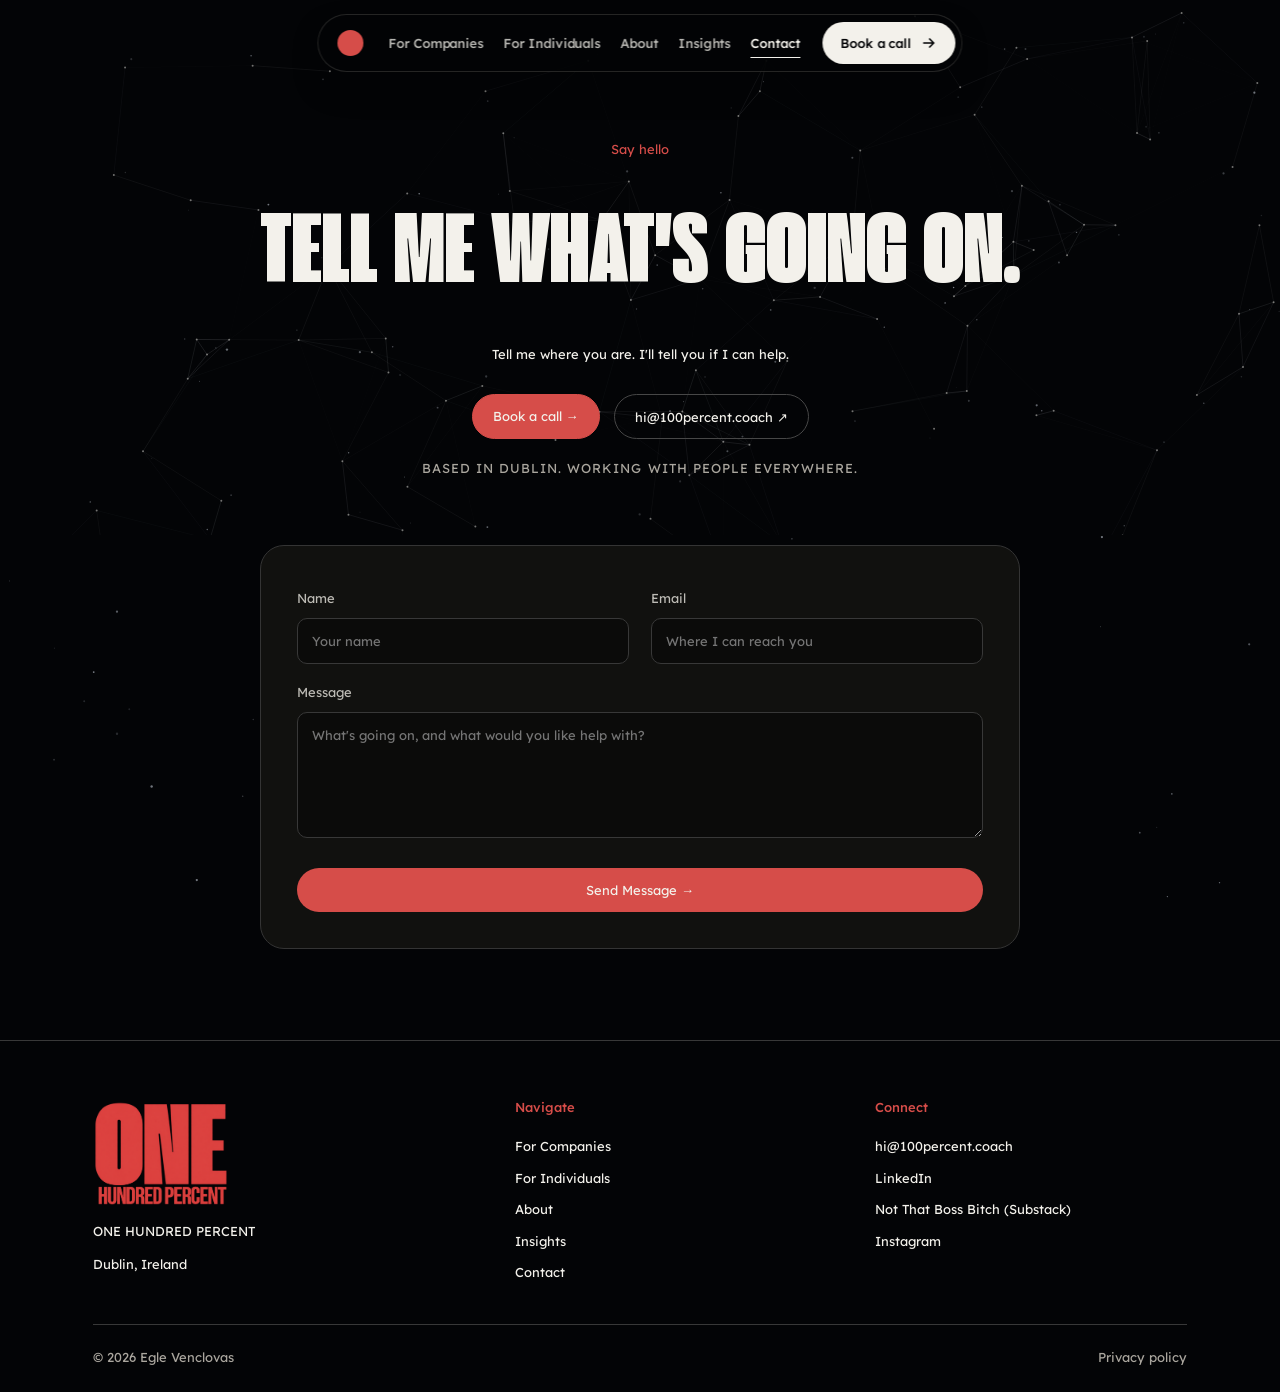
<file: contact-page/index.html>
<!doctype html><html lang="en"><head><meta charset="utf-8"><meta name="viewport" content="width=device-width, initial-scale=1"><title>Contact | ONE HUNDRED PERCENT</title><link rel="stylesheet" href="../companies-page/styles.css?v=mobile-menu-2"><link rel="stylesheet" href="../insights-page/pages.css?v=mobile-menu-2"><link rel="stylesheet" href="styles.css?v=mobile-menu-2">    <link rel="stylesheet" href="../companies-page/typography.css?v=mobile-menu-2">
  <link rel="preconnect" href="https://fonts.googleapis.com"><link rel="preconnect" href="https://fonts.gstatic.com" crossorigin><link href="https://fonts.googleapis.com/css2?family=Lexend+Deca:wght@400;500;600;700&amp;display=swap" rel="stylesheet"><link rel="stylesheet" href="../companies-page/footer.css?v=mobile-menu-2"></head><body>    <nav class="site-nav" aria-label="Main navigation">
      <a class="site-nav__brand" href="../companies-page/?v=mobile-menu-2" aria-label="ONE HUNDRED PERCENT — For Companies"><span aria-hidden="true"></span></a>
      <button class="site-nav__toggle" type="button" aria-label="Open menu" aria-expanded="false" aria-controls="mobile-navigation"><span></span><span></span><span></span></button>
      <ul class="site-nav__links" id="mobile-navigation">
        <li><a href="../companies-page/?v=mobile-menu-2">For Companies</a></li>
        <li><a href="../individuals-page/?v=mobile-menu-2">For Individuals</a></li>
        <li><a href="../about-page/?v=mobile-menu-2">About</a></li>
        <li><a href="../insights-page/?v=mobile-menu-2">Insights</a></li>
        <li><a href="./?v=mobile-menu-2" aria-current="page">Contact</a></li>
      </ul>
      <a class="site-nav__cta" href="https://schedule.100percent.coach/intro-call" target="_blank" rel="noopener noreferrer">
        <span>Book a call</span>
        <svg aria-hidden="true" viewBox="0 0 24 24" width="18" height="18"><path d="M5 12h14M13 6l6 6-6 6" fill="none" stroke="currentColor" stroke-width="2"/></svg>
      </a>
    </nav>
<main id="main-content"><canvas class="hero__sky" aria-hidden="true"></canvas><header class="page-heading contact-heading hero"><p class="contact-greeting">Say hello</p><h1>TELL ME WHAT'S GOING ON.</h1><p>Tell me where you are. I'll tell you if I can help.</p><div class="contact-pills"><a class="about-egle__cta" href="https://schedule.100percent.coach/intro-call" target="_blank" rel="noopener noreferrer">Book a call →</a><a href="mailto:hi@100percent.coach">hi@100percent.coach ↗</a></div><p class="section-label">BASED IN DUBLIN. WORKING WITH PEOPLE EVERYWHERE.</p></header><section class="contact-panel"><form id="contact-form"><div class="contact-fields"><div><label for="name">Name</label><input id="name" name="name" placeholder="Your name" autocomplete="name" required></div><div><label for="email">Email</label><input id="email" name="email" placeholder="Where I can reach you" type="email" autocomplete="email" required></div></div><label for="message">Message</label><textarea id="message" name="message" placeholder="What's going on, and what would you like help with?" rows="6" minlength="10" maxlength="1000" required></textarea><button type="submit">Send Message →</button></form></section></main><footer class="site-footer"><div class="site-footer__columns"><div class="site-footer__brand"><a href="../companies-page/?v=mobile-menu-2" aria-label="ONE HUNDRED PERCENT"><img src="../companies-page/assets/brand-logo-transparent.png" alt="ONE HUNDRED PERCENT" width="160" loading="lazy"></a><p>ONE HUNDRED PERCENT</p><p>Dublin, Ireland</p></div><nav aria-label="Footer navigation"><h2>Navigate</h2><a href="../companies-page/?v=mobile-menu-2">For Companies</a><a href="../individuals-page/?v=mobile-menu-2">For Individuals</a><a href="../about-page/?v=mobile-menu-2">About</a><a href="../insights-page/?v=mobile-menu-2">Insights</a><a href="../contact-page/?v=mobile-menu-2">Contact</a></nav><div class="site-footer__connect"><h2>Connect</h2><a href="mailto:hi@100percent.coach">hi@100percent.coach</a><a href="https://www.linkedin.com/in/eglev/" target="_blank" rel="noopener noreferrer">LinkedIn</a><a href="https://eglevenclovas.substack.com/" target="_blank" rel="noopener noreferrer">Not That Boss Bitch (Substack)</a><a href="https://www.instagram.com/100percent.coach/" target="_blank" rel="noopener noreferrer">Instagram</a></div></div><div class="site-footer__bottom"><span>© 2026 Egle Venclovas</span><span>Privacy policy</span></div></footer><script src="../companies-page/navigation.js?v=mobile-menu-2" defer></script><script src="../companies-page/night-sky.js" defer></script><script src="contact.js" defer></script><script src="../companies-page/scroll-reveals.js?v=all-pages-motion-2" defer></script></body></html>
</file>
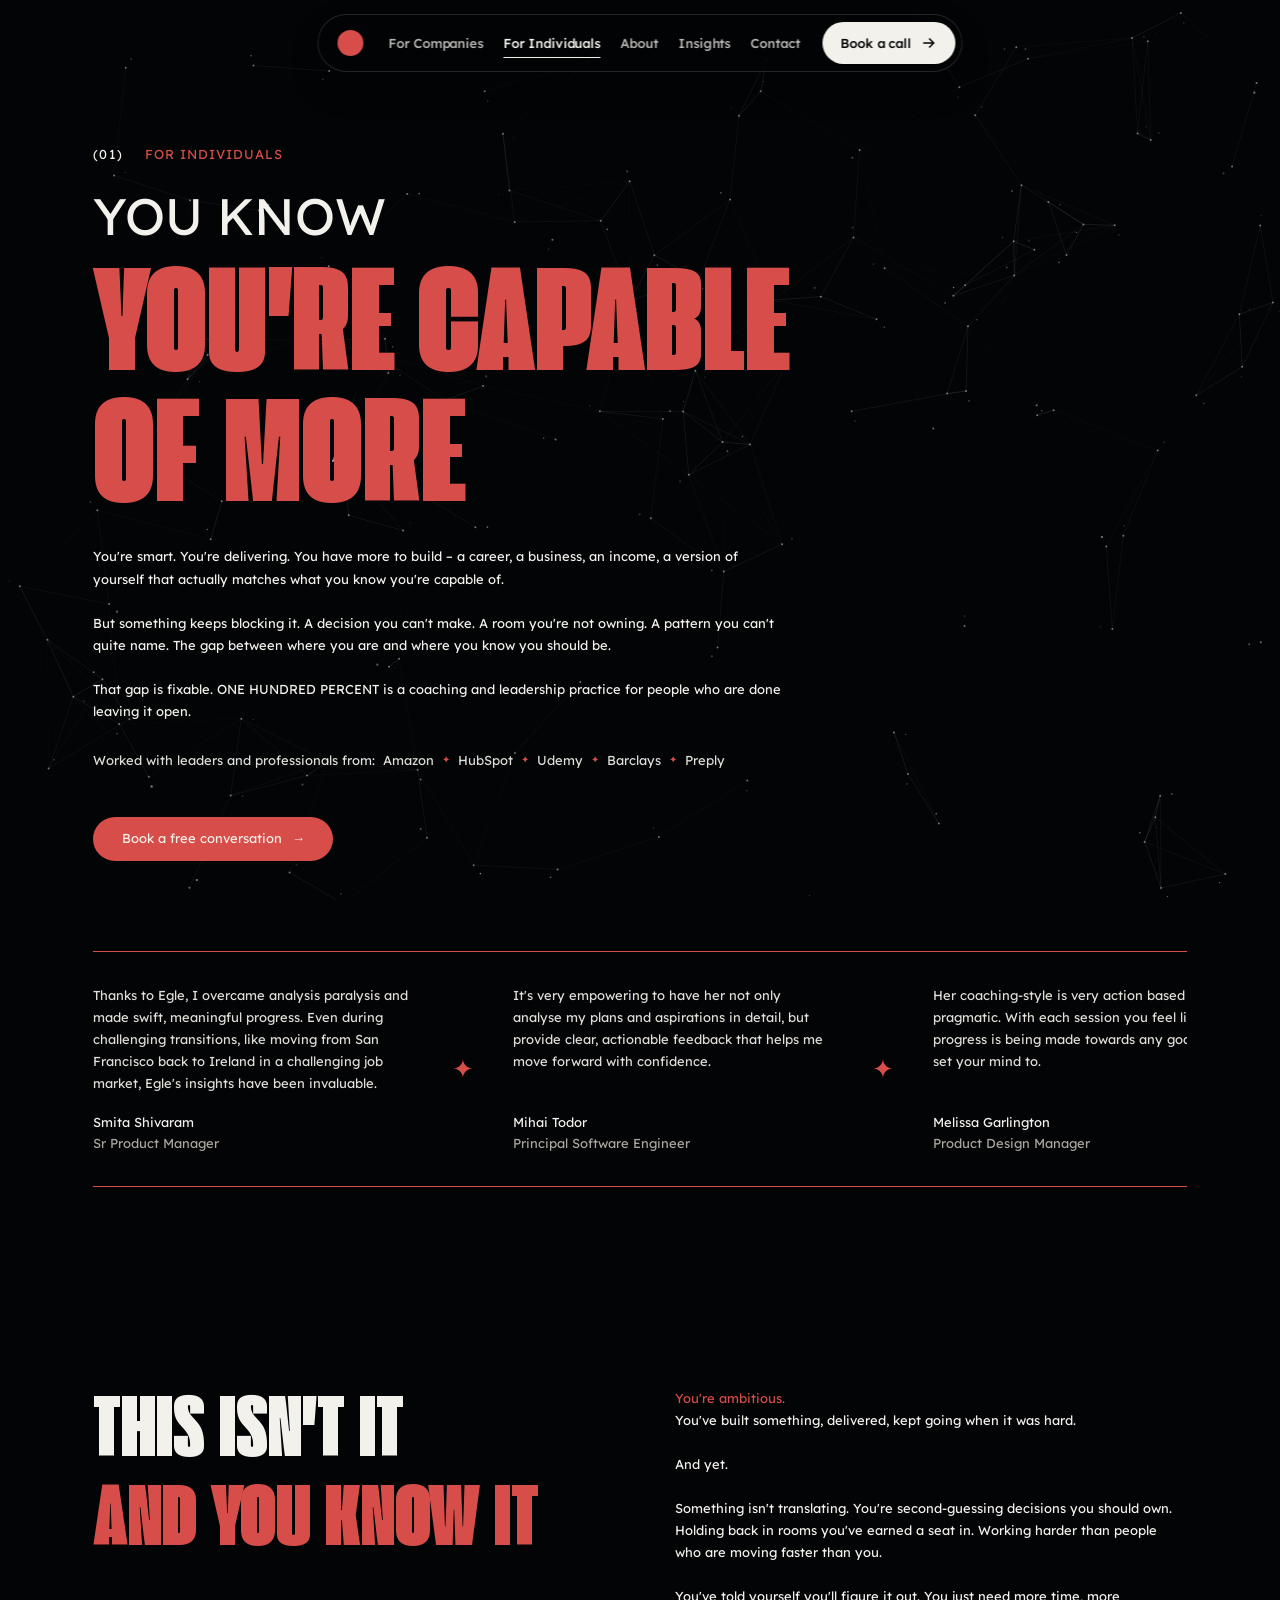
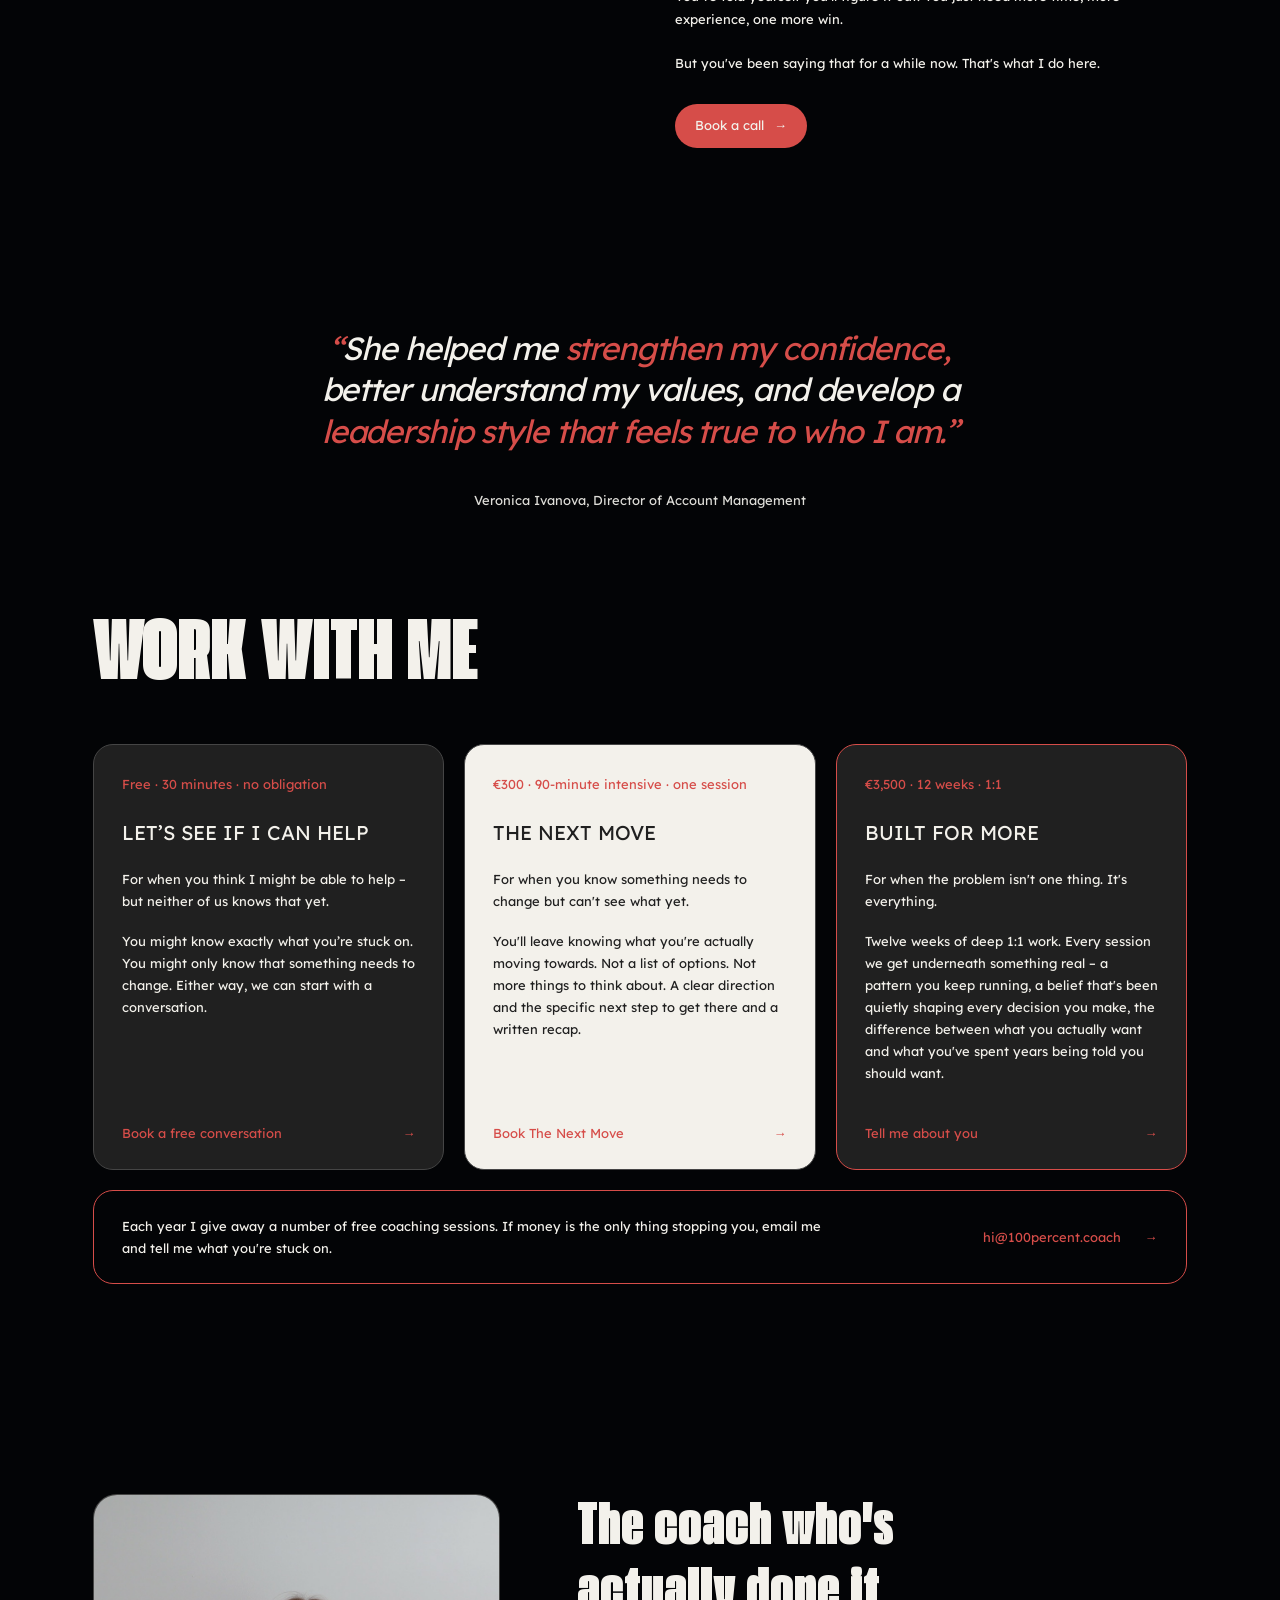
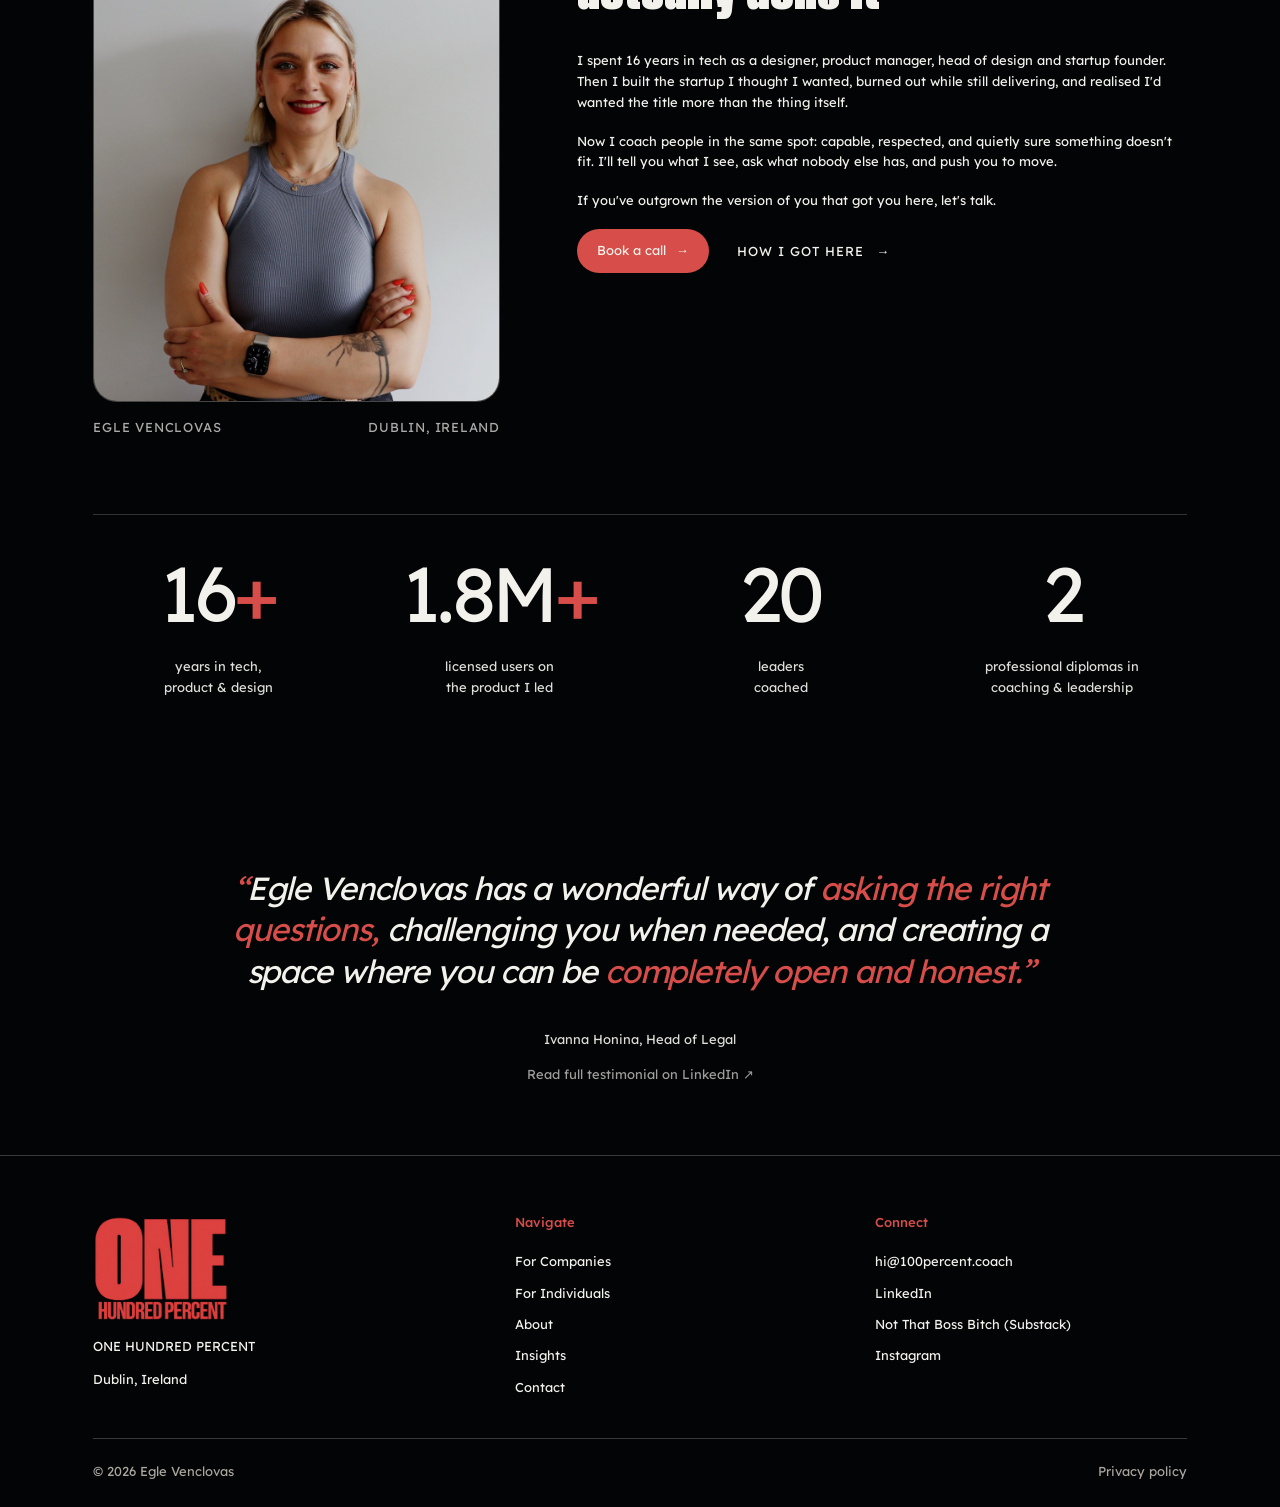
<file: individuals-page/index.html>
<!doctype html><html lang="en"><head><meta charset="utf-8"><meta name="viewport" content="width=device-width, initial-scale=1"><title>Individuals | ONE HUNDRED PERCENT</title><link rel="stylesheet" href="../companies-page/styles.css?v=mobile-menu-2"><link rel="stylesheet" href="styles.css?v=mobile-menu-2">    <link rel="stylesheet" href="../companies-page/typography.css?v=mobile-menu-2">
  <link rel="preconnect" href="https://fonts.googleapis.com"><link rel="preconnect" href="https://fonts.gstatic.com" crossorigin><link href="https://fonts.googleapis.com/css2?family=Lexend+Deca:wght@400;500;600;700&amp;display=swap" rel="stylesheet"><link rel="stylesheet" href="../companies-page/footer.css?v=mobile-menu-2"></head><body>    <nav class="site-nav" aria-label="Main navigation">
      <a class="site-nav__brand" href="../companies-page/?v=mobile-menu-2" aria-label="ONE HUNDRED PERCENT — For Companies"><span aria-hidden="true"></span></a>
      <button class="site-nav__toggle" type="button" aria-label="Open menu" aria-expanded="false" aria-controls="mobile-navigation"><span></span><span></span><span></span></button>
      <ul class="site-nav__links" id="mobile-navigation">
        <li><a href="../companies-page/?v=mobile-menu-2">For Companies</a></li>
        <li><a href="./?v=mobile-menu-2" aria-current="page">For Individuals</a></li>
        <li><a href="../about-page/?v=mobile-menu-2">About</a></li>
        <li><a href="../insights-page/?v=mobile-menu-2">Insights</a></li>
        <li><a href="../contact-page/?v=mobile-menu-2">Contact</a></li>
      </ul>
      <a class="site-nav__cta" href="https://schedule.100percent.coach/intro-call" target="_blank" rel="noopener noreferrer">
        <span>Book a call</span>
        <svg aria-hidden="true" viewBox="0 0 24 24" width="18" height="18"><path d="M5 12h14M13 6l6 6-6 6" fill="none" stroke="currentColor" stroke-width="2"/></svg>
      </a>
    </nav>
<main id="main-content"><canvas class="hero__sky" aria-hidden="true"></canvas><section class="hero individuals-hero" aria-labelledby="hero-title"><div class="hero__content"><p class="section-label hero__eyebrow"><span>(01)</span> FOR INDIVIDUALS</p>
<h1 id="hero-title"><span class="hero__intro">YOU KNOW</span><span class="hero__headline">YOU'RE CAPABLE<br>OF MORE</span></h1>
<p class="hero__description">You're smart. You're delivering. You have more to build – a career, a business, an income, a version of yourself that actually matches what you know you're capable of.</p>
<p class="hero__description">But something keeps blocking it. A decision you can't make. A room you're not owning. A pattern you can't quite name. The gap between where you are and where you know you should be.</p>
<p class="hero__description">That gap is fixable. ONE HUNDRED PERCENT is a coaching and leadership practice for people who are done leaving it open.</p>
<p class="hero__companies">Worked with leaders and professionals from: <span>Amazon</span><span class="hero__company-star" aria-hidden="true">✦</span><span>HubSpot</span><span class="hero__company-star" aria-hidden="true">✦</span><span>Udemy</span><span class="hero__company-star" aria-hidden="true">✦</span><span>Barclays</span><span class="hero__company-star" aria-hidden="true">✦</span><span>Preply</span></p>
<a class="hero__cta" href="https://schedule.100percent.coach/intro-call" target="_blank" rel="noopener noreferrer">Book a free conversation <span aria-hidden="true">→</span></a>
</div></section>      <section id="testimonials" class="recommendations" aria-label="Coaching testimonials">
        <div class="recommendations__strip" tabindex="0">
          <div class="recommendations__track">
            <div class="recommendations__group"><figure class="recommendation-card"><blockquote><p>Thanks to Egle, I overcame analysis paralysis and made swift, meaningful progress. Even during challenging transitions, like moving from San Francisco back to Ireland in a challenging job market, Egle&#x27;s insights have been invaluable.</p></blockquote><figcaption>Smita Shivaram<span>Sr Product Manager</span></figcaption></figure><span class="recommendations__star" aria-hidden="true">✦</span><figure class="recommendation-card"><blockquote><p>It&#x27;s very empowering to have her not only analyse my plans and aspirations in detail, but provide clear, actionable feedback that helps me move forward with confidence.</p></blockquote><figcaption>Mihai Todor<span>Principal Software Engineer</span></figcaption></figure><span class="recommendations__star" aria-hidden="true">✦</span><figure class="recommendation-card"><blockquote><p>Her coaching-style is very action based and pragmatic. With each session you feel like progress is being made towards any goal you can set your mind to.</p></blockquote><figcaption>Melissa Garlington<span>Product Design Manager</span></figcaption></figure><span class="recommendations__star" aria-hidden="true">✦</span><figure class="recommendation-card"><blockquote><p>It was honest. It was deep. And it was exactly what I needed to move forward with greater momentum in both life and career.</p></blockquote><figcaption>Laura Hesse<span>Product Owner</span></figcaption></figure><span class="recommendations__star" aria-hidden="true">✦</span></div>
            <div class="recommendations__group" aria-hidden="true"><figure class="recommendation-card"><blockquote><p>Thanks to Egle, I overcame analysis paralysis and made swift, meaningful progress. Even during challenging transitions, like moving from San Francisco back to Ireland in a challenging job market, Egle&#x27;s insights have been invaluable.</p></blockquote><figcaption>Smita Shivaram<span>Sr Product Manager</span></figcaption></figure><span class="recommendations__star" aria-hidden="true">✦</span><figure class="recommendation-card"><blockquote><p>It&#x27;s very empowering to have her not only analyse my plans and aspirations in detail, but provide clear, actionable feedback that helps me move forward with confidence.</p></blockquote><figcaption>Mihai Todor<span>Principal Software Engineer</span></figcaption></figure><span class="recommendations__star" aria-hidden="true">✦</span><figure class="recommendation-card"><blockquote><p>Her coaching-style is very action based and pragmatic. With each session you feel like progress is being made towards any goal you can set your mind to.</p></blockquote><figcaption>Melissa Garlington<span>Product Design Manager</span></figcaption></figure><span class="recommendations__star" aria-hidden="true">✦</span><figure class="recommendation-card"><blockquote><p>It was honest. It was deep. And it was exactly what I needed to move forward with greater momentum in both life and career.</p></blockquote><figcaption>Laura Hesse<span>Product Owner</span></figcaption></figure><span class="recommendations__star" aria-hidden="true">✦</span></div>
          </div>
        </div>
      </section><section class="individuals-recognition" id="this-isnt-it"><div><h2>THIS ISN'T IT<br><span>AND YOU KNOW IT</span></h2></div><div class="individuals-recognition__copy">
<p><span>You're ambitious.</span><br>You've built something, delivered, kept going when it was hard.</p>
<p>And yet.</p>
<p>Something isn't translating. You're second-guessing decisions you should own. Holding back in rooms you've earned a seat in. Working harder than people who are moving faster than you.</p>
<p>You've told yourself you'll figure it out. You just need more time, more experience, one more win.</p>
<p>But you've been saying that for a while now. That's what I do here.</p>
<a class="about-egle__cta" href="https://schedule.100percent.coach/intro-call" target="_blank" rel="noopener noreferrer">Book a call <span aria-hidden="true">→</span></a>
</div></section>      <section class="testimonials testimonials--before-about" aria-label="Leadership coaching testimonial">
        <figure class="testimonial">
          <blockquote><p>She helped me <span>strengthen my confidence,</span> better understand my values, and develop a <span>leadership style that feels true to who I am.</span></p></blockquote>
          <figcaption>Veronica Ivanova, Director of Account Management</figcaption>
        </figure>
      </section>
<section class="individuals-offers" id="work-with-me"><h2>WORK WITH ME</h2><div class="individuals-offers__grid">
<article><p class="individuals-offers__meta">Free · 30 minutes · no obligation</p><h3>LET’S SEE IF I CAN HELP</h3><p>For when you think I might be able to help – but neither of us knows that yet.</p><p>You might know exactly what you’re stuck on. You might only know that something needs to change. Either way, we can start with a conversation.</p><a href="https://schedule.100percent.coach/intro-call" target="_blank" rel="noopener noreferrer">Book a free conversation <span aria-hidden="true">→</span></a></article>
<article><p class="individuals-offers__meta">€300 · 90-minute intensive · one session</p><h3>THE NEXT MOVE</h3><p>For when you know something needs to change but can't see what yet.</p><p>You'll leave knowing what you're actually moving towards. Not a list of options. Not more things to think about. A clear direction and the specific next step to get there and a written recap.</p><a href="https://schedule.100percent.coach/90-min" target="_blank" rel="noopener noreferrer">Book The Next Move <span aria-hidden="true">→</span></a></article>
<article><p class="individuals-offers__meta">€3,500 · 12 weeks · 1:1</p><h3>BUILT FOR MORE</h3><p>For when the problem isn't one thing. It's everything.</p><p>Twelve weeks of deep 1:1 work. Every session we get underneath something real – a pattern you keep running, a belief that's been quietly shaping every decision you make, the difference between what you actually want and what you've spent years being told you should want.</p><a href="https://100percent.coach/#built-for-more">Tell me about you <span aria-hidden="true">→</span></a></article>
</div><article class="individuals-volunteer" id="volunteer-sessions"><p>Each year I give away a number of free coaching sessions. If money is the only thing stopping you, email me and tell me what you're stuck on.</p><a href="mailto:hi@100percent.coach">hi@100percent.coach <span aria-hidden="true">→</span></a></article></section>      <section class="about-egle" id="about-egle" aria-label="About Egle">
        <figure class="about-egle__portrait">
          <div class="about-egle__photo">
            <img src="../companies-page/assets/egle-profile.jpg?v=2" alt="Egle Venclovas" width="1800" height="1200" loading="lazy">
          </div>
          <figcaption class="about-egle__caption" id="about-caption"><span>EGLE VENCLOVAS</span><span>DUBLIN, IRELAND</span></figcaption>
        </figure>
        <div class="about-egle__copy"><h2 class="about-egle__headline">The coach who&#x27;s actually done it</h2><p>I spent 16 years in tech as a designer, product manager, head of design and startup founder. Then I built the startup I thought I wanted, burned out while still delivering, and realised I&#x27;d wanted the title more than the thing itself.</p><p>Now I coach people in the same spot: capable, respected, and quietly sure something doesn&#x27;t fit. I&#x27;ll tell you what I see, ask what nobody else has, and push you to move.</p><p>If you&#x27;ve outgrown the version of you that got you here, let&#x27;s talk.</p><div class="about-egle__actions"><a class="about-egle__cta" href="https://schedule.100percent.coach/intro-call" target="_blank" rel="noopener noreferrer">Book a call <span aria-hidden="true">→</span></a><a class="about-egle__story-link" href="../about-page/?v=mobile-menu-2">HOW I GOT HERE <span aria-hidden="true">→</span></a></div></div>
        <div class="about-egle__experience" id="experience" aria-label="Experience and qualifications">
          <div class="about-egle__stat"><span class="about-egle__stat-number">16<span>+</span></span><span class="about-egle__stat-label">years in tech,<br> product &amp; design</span></div>
          <div class="about-egle__stat"><span class="about-egle__stat-number about-egle__stat-number--wide">1.8M<span>+</span></span><span class="about-egle__stat-label">licensed users on<br> the product I led</span></div>
          <div class="about-egle__stat"><span class="about-egle__stat-number">20</span><span class="about-egle__stat-label">leaders<br> coached</span></div>
          <div class="about-egle__stat"><span class="about-egle__stat-number">2</span><span class="about-egle__stat-label">professional diplomas in<br> coaching &amp; leadership</span></div>
        </div>
      </section>

      <section id="ivanna-testimonial" class="testimonials testimonials--before-about" aria-label="Leadership coaching testimonial">
        <figure class="testimonial">
          <blockquote><p>Egle Venclovas has a wonderful way of <span>asking the right questions,</span> challenging you when needed, and creating a space where you can be <span>completely open and honest.</span></p></blockquote>
          <figcaption>Ivanna Honina, Head of Legal<br><a class="testimonial__source" href="https://lnkd.in/p/dhivA6fC" target="_blank" rel="noopener noreferrer">Read full testimonial on LinkedIn ↗</a></figcaption>
        </figure>
      </section>
</main><footer class="site-footer"><div class="site-footer__columns"><div class="site-footer__brand"><a href="../companies-page/?v=mobile-menu-2" aria-label="ONE HUNDRED PERCENT"><img src="../companies-page/assets/brand-logo-transparent.png" alt="ONE HUNDRED PERCENT" width="160" loading="lazy"></a><p>ONE HUNDRED PERCENT</p><p>Dublin, Ireland</p></div><nav aria-label="Footer navigation"><h2>Navigate</h2><a href="../companies-page/?v=mobile-menu-2">For Companies</a><a href="../individuals-page/?v=mobile-menu-2">For Individuals</a><a href="../about-page/?v=mobile-menu-2">About</a><a href="../insights-page/?v=mobile-menu-2">Insights</a><a href="../contact-page/?v=mobile-menu-2">Contact</a></nav><div class="site-footer__connect"><h2>Connect</h2><a href="mailto:hi@100percent.coach">hi@100percent.coach</a><a href="https://www.linkedin.com/in/eglev/" target="_blank" rel="noopener noreferrer">LinkedIn</a><a href="https://eglevenclovas.substack.com/" target="_blank" rel="noopener noreferrer">Not That Boss Bitch (Substack)</a><a href="https://www.instagram.com/100percent.coach/" target="_blank" rel="noopener noreferrer">Instagram</a></div></div><div class="site-footer__bottom"><span>© 2026 Egle Venclovas</span><span>Privacy policy</span></div></footer><script src="../companies-page/night-sky.js?v=constellations-interactive-2" defer></script><script src="../companies-page/navigation.js?v=mobile-menu-2" defer></script><script src="../companies-page/scroll-reveals.js?v=all-pages-motion-2" defer></script></body></html>
</file>
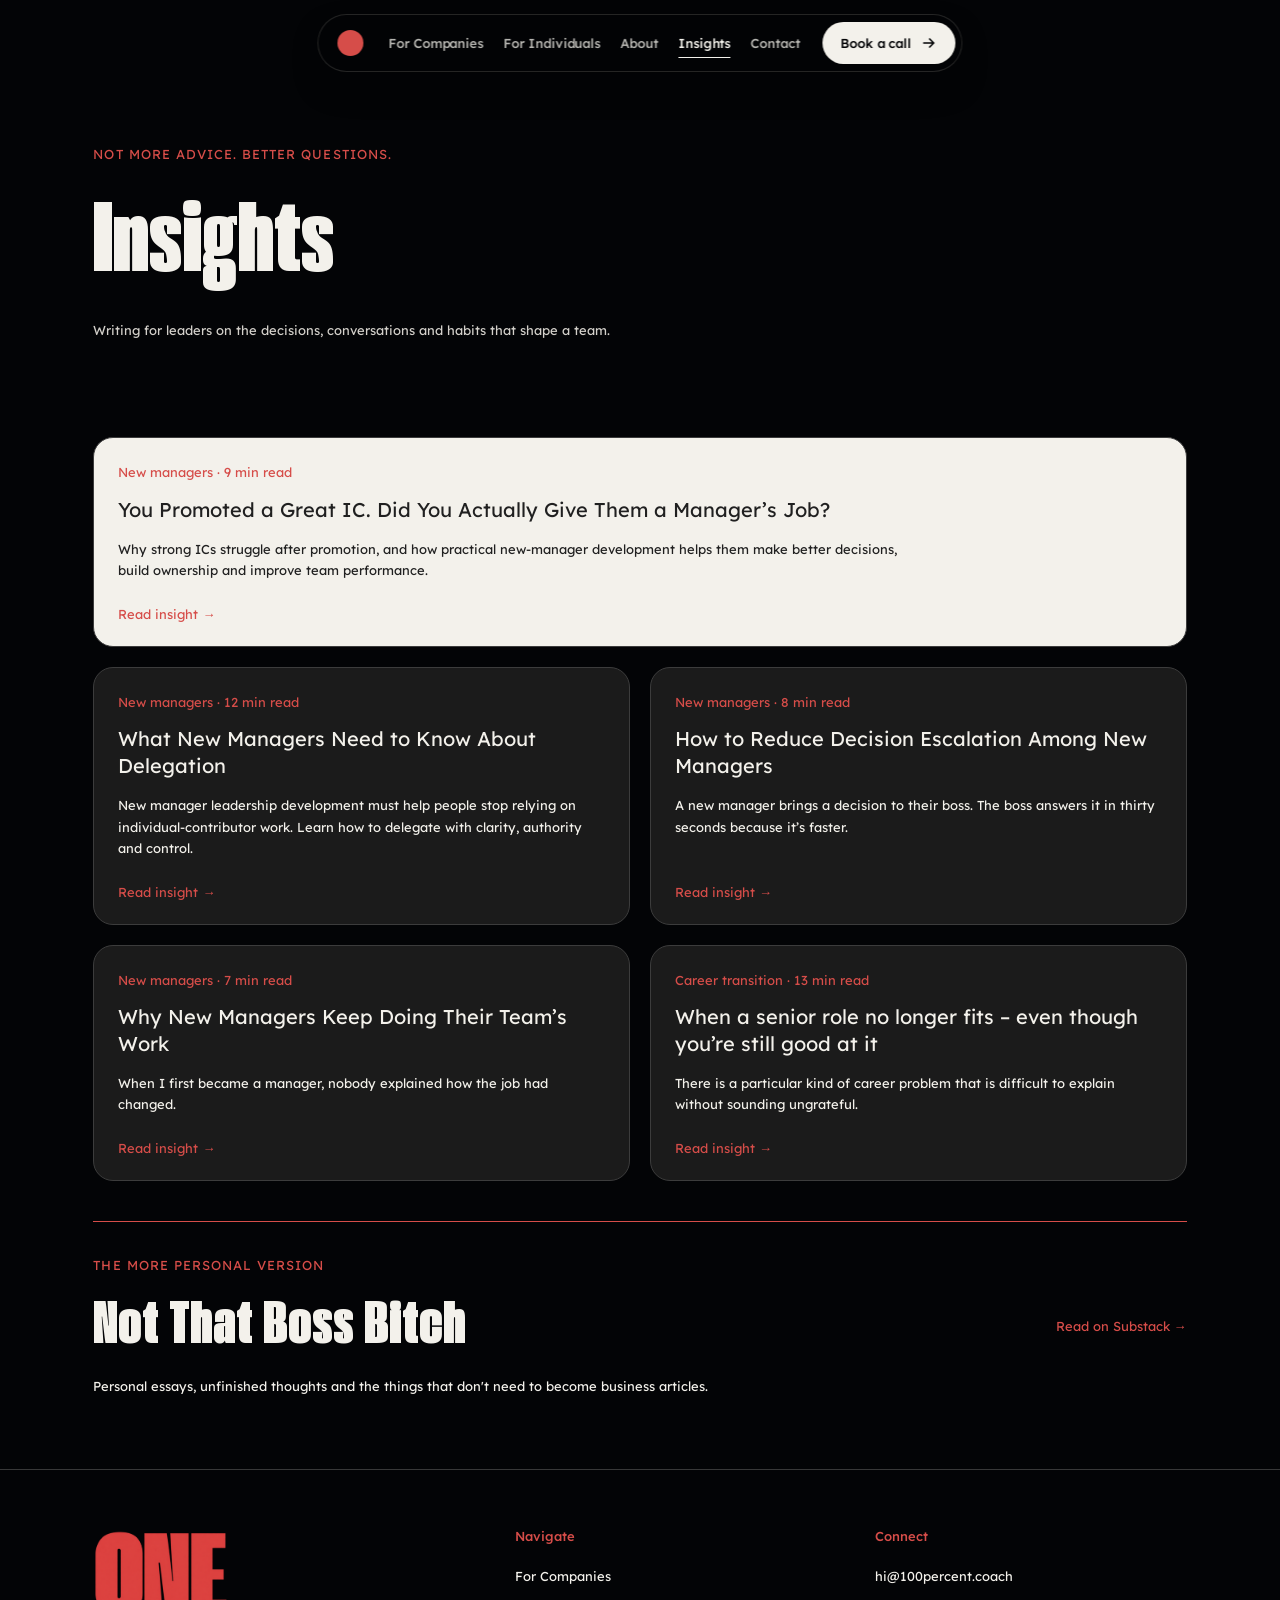
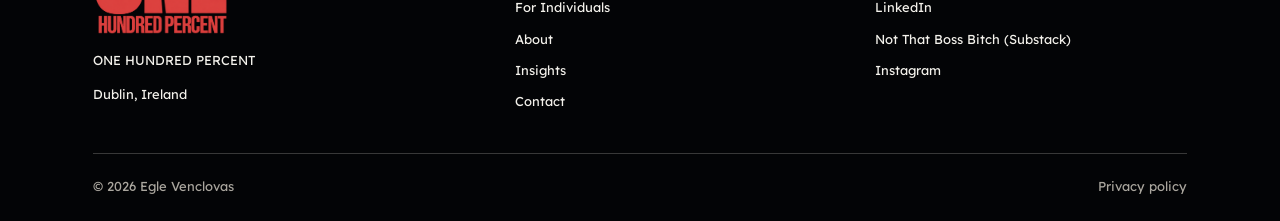
<file: insights-page/index.html>
<!doctype html><html lang="en"><head><meta charset="utf-8"><meta name="viewport" content="width=device-width, initial-scale=1"><title>Insights | ONE HUNDRED PERCENT</title><link rel="stylesheet" href="../companies-page/styles.css?v=mobile-menu-2"><link rel="stylesheet" href="../insights-page/pages.css?v=mobile-menu-2">    <link rel="stylesheet" href="../companies-page/typography.css?v=mobile-menu-2">
  <link rel="preconnect" href="https://fonts.googleapis.com"><link rel="preconnect" href="https://fonts.gstatic.com" crossorigin><link href="https://fonts.googleapis.com/css2?family=Lexend+Deca:wght@400;500;600;700&amp;display=swap" rel="stylesheet"><link rel="stylesheet" href="../companies-page/footer.css?v=mobile-menu-2"></head><body>    <nav class="site-nav" aria-label="Main navigation">
      <a class="site-nav__brand" href="../companies-page/?v=mobile-menu-2" aria-label="ONE HUNDRED PERCENT — For Companies"><span aria-hidden="true"></span></a>
      <button class="site-nav__toggle" type="button" aria-label="Open menu" aria-expanded="false" aria-controls="mobile-navigation"><span></span><span></span><span></span></button>
      <ul class="site-nav__links" id="mobile-navigation">
        <li><a href="../companies-page/?v=mobile-menu-2">For Companies</a></li>
        <li><a href="../individuals-page/?v=mobile-menu-2">For Individuals</a></li>
        <li><a href="../about-page/?v=mobile-menu-2">About</a></li>
        <li><a href="./?v=mobile-menu-2" aria-current="page">Insights</a></li>
        <li><a href="../contact-page/?v=mobile-menu-2">Contact</a></li>
      </ul>
      <a class="site-nav__cta" href="https://schedule.100percent.coach/intro-call" target="_blank" rel="noopener noreferrer">
        <span>Book a call</span>
        <svg aria-hidden="true" viewBox="0 0 24 24" width="18" height="18"><path d="M5 12h14M13 6l6 6-6 6" fill="none" stroke="currentColor" stroke-width="2"/></svg>
      </a>
    </nav>
<main id="main-content"><header class="page-heading"><p class="section-label">NOT MORE ADVICE. BETTER QUESTIONS.</p><h1>Insights</h1><p>Writing for leaders on the decisions, conversations and habits that shape a team.</p></header><section class="insights-list"><div class="insight-grid"><a class="insight-tile" href="https://100percent.coach/insights/why-new-managers-escalate-decisions"><p class="insight-meta">New managers · 9 min read</p><h3>You Promoted a Great IC. Did You Actually Give Them a Manager’s Job?</h3><p>Why strong ICs struggle after promotion, and how practical new-manager development helps them make better decisions, build ownership and improve team performance.</p><span class="insight-link">Read insight →</span></a><a class="insight-tile" href="https://100percent.coach/insights/new-manager-delegation"><p class="insight-meta">New managers · 12 min read</p><h3>What New Managers Need to Know About Delegation</h3><p>New manager leadership development must help people stop relying on individual-contributor work. Learn how to delegate with clarity, authority and control.</p><span class="insight-link">Read insight →</span></a><a class="insight-tile" href="https://100percent.coach/insights/how-to-reduce-decision-escalation-among-new-managers"><p class="insight-meta">New managers · 8 min read</p><h3>How to Reduce Decision Escalation Among New Managers</h3><p>A new manager brings a decision to their boss. The boss answers it in thirty seconds because it’s faster.</p><span class="insight-link">Read insight →</span></a><a class="insight-tile" href="https://100percent.coach/insights/why-new-managers-keep-doing-their-teams-work"><p class="insight-meta">New managers · 7 min read</p><h3>Why New Managers Keep Doing Their Team’s Work</h3><p>When I first became a manager, nobody explained how the job had changed.</p><span class="insight-link">Read insight →</span></a><a class="insight-tile" href="https://100percent.coach/insights/when-a-senior-role-no-longer-fits"><p class="insight-meta">Career transition · 13 min read</p><h3>When a senior role no longer fits – even though you’re still good at it</h3><p>There is a particular kind of career problem that is difficult to explain without sounding ungrateful.</p><span class="insight-link">Read insight →</span></a></div><aside class="substack-panel"><div><p class="section-label">The more personal version</p><h2>Not That Boss Bitch</h2><p>Personal essays, unfinished thoughts and the things that don't need to become business articles.</p></div><a href="https://eglevenclovas.substack.com/" target="_blank" rel="noopener noreferrer">Read on Substack →</a></aside></section></main><footer class="site-footer"><div class="site-footer__columns"><div class="site-footer__brand"><a href="../companies-page/?v=mobile-menu-2" aria-label="ONE HUNDRED PERCENT"><img src="../companies-page/assets/brand-logo-transparent.png" alt="ONE HUNDRED PERCENT" width="160" loading="lazy"></a><p>ONE HUNDRED PERCENT</p><p>Dublin, Ireland</p></div><nav aria-label="Footer navigation"><h2>Navigate</h2><a href="../companies-page/?v=mobile-menu-2">For Companies</a><a href="../individuals-page/?v=mobile-menu-2">For Individuals</a><a href="../about-page/?v=mobile-menu-2">About</a><a href="../insights-page/?v=mobile-menu-2">Insights</a><a href="../contact-page/?v=mobile-menu-2">Contact</a></nav><div class="site-footer__connect"><h2>Connect</h2><a href="mailto:hi@100percent.coach">hi@100percent.coach</a><a href="https://www.linkedin.com/in/eglev/" target="_blank" rel="noopener noreferrer">LinkedIn</a><a href="https://eglevenclovas.substack.com/" target="_blank" rel="noopener noreferrer">Not That Boss Bitch (Substack)</a><a href="https://www.instagram.com/100percent.coach/" target="_blank" rel="noopener noreferrer">Instagram</a></div></div><div class="site-footer__bottom"><span>© 2026 Egle Venclovas</span><span>Privacy policy</span></div></footer><script src="../companies-page/navigation.js?v=mobile-menu-2" defer></script><script src="../companies-page/scroll-reveals.js?v=all-pages-motion-2" defer></script></body></html>
</file>
<file: companies-page/styles.css>
@font-face {
  font-family: "Extenda 50 Mega";
  src: url("assets/Extenda-50Mega.woff") format("woff");
  font-style: normal;
  font-weight: 400;
  font-display: swap;
}

:root {
  --coral: #d64d49;
  --paper: #f3f1eb;
  --button: #353535;
}

*, *::before, *::after { box-sizing: border-box; }
body { margin: 0; background: #252525; color: var(--paper); font-family: "Lexend Deca", sans-serif; }

.hero {
  position: relative;
  min-height: 652px;
  min-height: max(652px, 100svh);
  padding: 150px 9.5% 66px;
  background: transparent;
}
#main-content { position: relative; isolation: isolate; background: #030406; }
.hero__sky { position: fixed; inset: 0; width: 100%; height: 100%; pointer-events: none; z-index: -1; }
.hero__content { max-width: 1000px; }
.hero__eyebrow { margin: 0 0 22px 12px; color: var(--coral); font-size: 16px; line-height: 20px; font-weight: 700; }
h1 { margin: 0; font-weight: 400; }
.hero__intro { display: block; font-size: clamp(24px, 3.76vw, 52px); line-height: 1.15; white-space: nowrap; }
.hero__headline { display: block; margin-top: 17px; color: var(--coral); font-family: "Extenda 50 Mega", Impact, sans-serif; font-size: clamp(150px, 25vw, 340px); font-weight: 400; line-height: .8; letter-spacing: normal; }
.hero__description { margin: 32px 0 36px 12px; font-size: 27px; line-height: 1.28; font-weight: 400; }
.hero__cta { display: block; width: 402px; max-width: 100%; min-height: 50px; padding: 12px 24px; border: 0; border-radius: 999px; background: var(--button); color: var(--paper); font: inherit; font-size: 18px; line-height: 26px; }
.hero__cta:focus-visible { outline: 2px solid var(--paper); outline-offset: 5px; }
.hero__marks { position: absolute; width: 42px; display: grid; gap: 12.6px; right: 30px; bottom: 70px; }

@media (max-width: 700px) {
  .hero { min-height: 100svh; padding: 180px 7% 100px; }
  .hero__eyebrow { margin-left: 0; font-size: 13px; }
  .hero__intro { max-width: 520px; white-space: normal; font-size: clamp(23px, 4.6vw, 32px); }
  .hero__headline { margin-top: 22px; font-size: 29vw; }
  .hero__description { margin: 28px 0 30px; max-width: 540px; font-size: 21px; line-height: 1.4; }
  .desktop-break { display: none; }
  .hero__cta { font-size: 16px; }
  .hero__marks { width: 22px; gap: 6.6px; right: 20px; bottom: 12px; }
}

/* Floating navigation, following the supplied DayNight reference. */
.site-nav {
  position: fixed; top: 14px; left: 50%; translate: -50% 0;
  z-index: 50; display: flex; align-items: center; gap: 28px;
  width: max-content; max-width: calc(100% - 24px);
  padding: 8px 8px 8px 22px;
  background: rgba(3, 4, 6, .78);
  backdrop-filter: blur(22px) saturate(1.3);
  -webkit-backdrop-filter: blur(22px) saturate(1.3);
  border: 1px solid rgba(243, 241, 235, .14); border-radius: 999px;
  box-shadow: 0 16px 44px -20px rgba(0, 0, 0, .62);
  font-size: 16px; font-weight: 500; letter-spacing: -.005em;
  transition: padding .35s cubic-bezier(.16, 1, .3, 1), background .4s, border-color .4s, box-shadow .4s;
  animation: nav-enter .7s cubic-bezier(.16, 1, .3, 1) both;
}
.site-nav.is-scrolled { padding-block: 6px; background: rgba(3, 4, 6, .92); border-color: rgba(243, 241, 235, .18); box-shadow: 0 18px 48px -20px rgba(0, 0, 0, .7); }
.site-nav a { color: inherit; text-decoration: none; }
.site-nav__brand { display: flex; align-items: center; justify-content: center; min-width: 32px; min-height: 44px; }
.site-nav__brand span { display: block; width: 30px; height: 30px; background: var(--coral); border-radius: 50%; }
.site-nav__links { display: flex; align-items: center; gap: 26px; list-style: none; margin: 0; padding: 0; }
.site-nav__links a { display: flex; align-items: center; position: relative; min-height: 44px; white-space: nowrap; color: rgba(243, 241, 235, .75); transition: color .2s; }
.site-nav__links a::after { content: ""; position: absolute; left: 0; right: 0; bottom: 7px; height: 1px; background: var(--paper); transform: scaleX(0); transform-origin: left; transition: transform .4s cubic-bezier(.7, 0, .2, 1); }
.site-nav__links a:hover, .site-nav__links a[aria-current="page"] { color: var(--paper); }
.site-nav__links a:hover::after, .site-nav__links a[aria-current="page"]::after { transform: scaleX(1); }
.site-nav__cta { display: inline-flex; justify-content: center; align-items: center; gap: 12px; padding: 17px 24px; border: 0; border-radius: 999px; background: var(--paper); color: #030406 !important; font: inherit; white-space: nowrap; cursor: pointer; transition: opacity .25s, background .25s; }
.site-nav__cta:hover { opacity: .88; }
.site-nav__cta svg { flex-shrink: 0; transition: transform .3s; }
.site-nav__cta:hover svg { transform: translateX(3px); }
.site-nav :focus-visible { outline: 2px solid var(--coral); outline-offset: 4px; }
@keyframes nav-enter { from { opacity: 0; transform: translateY(-18px); } to { opacity: 1; transform: translateY(0); } }
@media (max-width: 1000px) {
  .site-nav { gap: 16px; font-size: 13px; padding-left: 16px; }
  .site-nav__links { gap: 16px; }
  .site-nav__cta { padding: 14px 18px; }
}
@media (max-width: 800px) {
  .site-nav { top: 10px; display: grid; grid-template-columns: 1fr auto; width: calc(100% - 24px); max-width: 560px; gap: 0 12px; padding: 6px 12px; border-radius: 28px; }
  .site-nav__brand { justify-content: flex-start; }
  .site-nav__links { grid-column: 1 / -1; grid-row: 2; gap: 18px; overflow-x: auto; scrollbar-width: thin; padding: 0 2px 4px; }
  .site-nav__cta { grid-column: 2; grid-row: 1; min-height: 44px; padding: 10px 16px; }
  .hero { padding-top: 180px; }
}
@media (prefers-reduced-motion: reduce) {
  .site-nav, .site-nav__links a, .site-nav__links a::after, .site-nav__cta, .site-nav__cta svg { animation: none; transition: none; }
}

.investment { padding: 90px 7.3% 120px; scroll-margin-top: 130px; }
.investment h2 { margin: 0 0 54px; color: var(--paper); font-family: "Extenda 50 Mega", Impact, sans-serif; font-weight: 400; font-size: clamp(76px, 9vw, 126px); line-height: .95; }
.investment__cards { display: grid; grid-template-columns: repeat(3, minmax(0, 1fr)); gap: 24px; }
.investment-card { display: flex; flex-direction: column; padding: 36px 32px 42px; border-radius: 32px; color: #202020; }
.investment-card--paper { background: var(--paper); }
.investment-card--coral { background: var(--coral); color: #161616; }
.investment-card--charcoal { background: #202020; color: var(--paper); }
.investment-card__number { font-size: 19px; opacity: .6; margin-bottom: 28px; }
.investment-card h3 { margin: 0 0 12px; font-family: inherit; font-size: 23px; line-height: 1.25; font-weight: 500; }
.investment-card p { margin: 0 0 30px; font-size: 16px; line-height: 1.55; }
.investment-card ul { display: flex; flex-wrap: wrap; align-content: flex-start; gap: 8px; margin: auto 0 0; padding: 20px 0 0; list-style: none; border-top: 1px solid color-mix(in srgb, currentColor 22%, transparent); }
.investment-card li { max-width: 100%; border: 1px solid color-mix(in srgb, currentColor 32%, transparent); border-radius: 999px; padding: 7px 12px; font-size: 13px; line-height: 1.4; letter-spacing: .025em; }
@media (max-width: 950px) {
  .investment { padding-inline: 7%; }
  .investment__cards { gap: 16px; }
  .investment-card { padding: 28px 24px 32px; }
  .investment-card p { font-size: 16px; }
}
@media (max-width: 700px) {
  .investment { padding: 64px 7% 80px; }
  .investment h2 { margin-bottom: 36px; }
  .investment__cards { grid-template-columns: 1fr; gap: 20px; }
  .investment-card { padding: 32px; }
  .investment-card h3 { font-size: 23px; }
  .investment-card p { font-size: 16px; }
}

.investment-card { position: relative; cursor: default; --card-glow: var(--coral); outline: none; transition: translate .25s ease; }
.investment-card--coral { --card-glow: var(--paper); }
.investment-card::after { content: ""; position: absolute; inset: 0; border-radius: inherit; border: 2px solid transparent; pointer-events: none; transition: border-color .15s; }
.investment-card:hover::after { border-color: var(--card-glow); }
.investment-card:focus-visible, .investment-card.is-selected { box-shadow: 0 0 0 2px var(--card-glow), 0 0 22px color-mix(in srgb, var(--card-glow) 35%, transparent); }
@media (prefers-reduced-motion: reduce) { .investment-card, .investment-card::after { transition: none; } }

/* Selection uses coral, with a light selection behind existing coral text. */
::selection { background: var(--coral); color: #161616; }
.hero__headline::selection, .hero__eyebrow::selection { background: var(--paper); color: var(--coral); }
.hero__marks span { display: block; width: 100%; aspect-ratio: 80 / 68; background: url("assets/X-light.png") center top / 100% auto no-repeat; }
.hero__marks span:nth-child(2) { background-position: center; }
.hero__marks span:nth-child(3) { background-position: center bottom; }
@media (hover: hover) and (prefers-reduced-motion: no-preference) {
  .hero__marks:hover span { animation: mark-spin 1.6s ease-in-out 1; }
}
@keyframes mark-spin { to { transform: rotate(360deg); } }


.hero__description { max-width: 620px; }

.programme { padding: 90px 7.3% 120px; scroll-margin-top: 110px; }
.programme h2 { margin: 0 0 42px; font-family: "Extenda 50 Mega", Impact, sans-serif; font-size: clamp(76px, 9vw, 126px); line-height: .95; font-weight: 400; }
.programme__alignment { display: grid; grid-template-columns: 1fr; gap: 12px; margin-bottom: 40px; }
.programme__alignment > div { display: flex; flex-wrap: wrap; align-items: center; gap: 16px; }
.programme__alignment h3 { font: inherit; font-size: 20px; margin: 0; }
.programme__alignment p { margin: 0; font-size: 16px; line-height: 1.6; color: rgba(243,241,235,.8); }
.programme__modules { display: grid; grid-template-columns: repeat(2,minmax(0,1fr)); gap: 1px; border: 1px solid rgba(243,241,235,.3); background: rgba(243,241,235,.22); border-radius: 26px; overflow: hidden; }
.programme__module { position: relative; display: flex; flex-direction: column; min-width: 0; padding: 26px; --module-glow: var(--coral); }
.programme__module--paper { background: var(--paper); color: #202020; }
.programme__module--charcoal { background: #202020; color: var(--paper); }
.programme__module--coral { background: var(--coral); color: #161616; --module-glow: var(--paper); }
.programme__module::after { content: ""; position: absolute; inset: 0; border: 2px solid transparent; pointer-events: none; transition: border-color .15s; }
.programme__module:hover::after { border-color: var(--module-glow); }
.programme__meta { display: flex; align-items: center; justify-content: space-between; gap: 12px; margin-bottom: 18px; font-size: 11px; }
.programme__meta > span:first-child { opacity: .65; }
.programme__pill, .programme__module li { border: 1px solid color-mix(in srgb,currentColor 28%,transparent); border-radius: 999px; padding: 5px 10px; font-size: 10px; line-height: 1.4; letter-spacing: .025em; }
.programme__module h3 { margin: 0 0 12px; font-family: inherit; font-size: 21px; font-weight: 500; line-height: 1.25; }
.programme__module p { margin: 0 0 18px; font-size: 13px; line-height: 1.5; }
.programme__module ul { display: flex; flex-wrap: wrap; gap: 6px; margin: auto 0 0; padding: 14px 0 0; list-style: none; border-top: 1px solid color-mix(in srgb,currentColor 20%,transparent); }
a.hero__cta { text-align: center; text-decoration: none; }
@media (max-width: 700px) {
  .programme { padding: 64px 7% 80px; scroll-margin-top: 140px; }
  .programme__alignment { grid-template-columns: 1fr; gap: 14px; margin-bottom: 28px; }
  .programme__modules { grid-template-columns: 1fr; }
  .programme__module { padding: 24px; }
  .programme__module h3 { font-size: 21px; }
  .programme__module p { font-size: 13px; }
}
@media (prefers-reduced-motion: reduce) { .programme__module::after { transition: none; } }

.about-egle { display: grid; grid-template-columns: minmax(0, .8fr) minmax(0, 1.2fr); gap: clamp(36px, 6vw, 88px); align-items: start; padding: 100px 7.3%; scroll-margin-top: 110px; }
.about-egle__photo { aspect-ratio: 4 / 5; display: grid; place-items: center; background: #202020; border: 1px solid rgba(243,241,235,.18); border-radius: 24px; }
.about-egle__photo svg { width: 32%; stroke: var(--paper); stroke-width: 1; opacity: .24; }
.about-egle h2 { margin: 0 0 28px; font-family: "Extenda 50 Mega", Impact, sans-serif; font-size: clamp(54px, 5.2vw, 76px); line-height: 1.04; font-weight: 400; }
.about-egle p { margin: 0 0 20px; font-size: 17px; line-height: 1.65; }
.about-egle p:last-child { margin-bottom: 0; }
@media (max-width: 700px) {
  .about-egle { grid-template-columns: 1fr; padding: 64px 7%; gap: 32px; scroll-margin-top: 140px; }
  .about-egle__photo { max-width: 420px; width: 100%; }
  .about-egle p { font-size: 16px; }
}

.difference, .delivery { padding: 90px 7.3% 110px; scroll-margin-top: 110px; }
.difference { border-top: 1px solid rgba(243,241,235,.18); }
.difference h2, .delivery h2 { margin: 0 0 38px; font-family: "Extenda 50 Mega", Impact, sans-serif; font-size: clamp(76px, 9vw, 126px); line-height: .95; font-weight: 400; }
.difference p { max-width: 900px; margin: 0; font-size: 21px; line-height: 1.65; }
.delivery__options { display: grid; grid-template-columns: repeat(2,minmax(0,1fr)); gap: 24px; }
.delivery__option { padding: 36px; border-radius: 26px; background: var(--paper); color: #202020; }
.delivery__option--2 { background: var(--coral); color: #161616; }
.delivery__option h3 { font-family: inherit; font-weight: 500; font-size: 25px; line-height: 1.3; margin: 0 0 26px; }
.delivery__option ul { list-style: none; margin: 0; padding: 0; }
.delivery__option li { border-top: 1px solid color-mix(in srgb,currentColor 22%,transparent); padding: 15px 0; font-size: 17px; line-height: 1.45; }
.delivery__option li:last-child { padding-bottom: 0; }
@media (max-width: 700px) {
  .difference, .delivery { padding: 64px 7% 80px; scroll-margin-top: 140px; }
  .difference p { font-size: 18px; }
  .delivery__options { grid-template-columns: 1fr; gap: 20px; }
  .delivery__option { padding: 28px 24px; }
  .delivery__option h3 { font-size: 23px; }
  .delivery__option li { font-size: 16px; }
}

/* Editorial statement and divided offer rows, inspired by DayNight. */
.difference { display: grid; grid-template-columns: minmax(0, .7fr) minmax(0, 1.3fr); gap: 64px; align-items: start; }
.difference h2 { font-size: clamp(64px, 7vw, 100px); margin: 0; position: sticky; top: 130px; }
.difference p { max-width: 760px; font-size: clamp(21px, 2.2vw, 29px); line-height: 1.5; color: rgba(243,241,235,.78); }
.difference strong { color: var(--paper); font-weight: 500; background: linear-gradient(transparent 83%, rgba(214,77,73,.55) 83%, rgba(214,77,73,.55) 96%, transparent 96%); }
.difference em { color: var(--coral); font-style: normal; }
.difference em::selection { background: var(--paper); color: var(--coral); }
.delivery__options { display: block; }
.delivery__option { position: relative; display: grid; grid-template-columns: minmax(0, .9fr) minmax(0, 1.1fr); gap: 60px; padding: 38px 0; border-radius: 0; background: transparent; color: var(--paper); border-top: 1px solid rgba(243,241,235,.24); }
.delivery__option:last-child { border-bottom: 1px solid rgba(243,241,235,.24); }
.delivery__option::before { content: ""; position: absolute; inset: 0 -20px; z-index: -1; background: rgba(214,77,73,.06); opacity: 0; transition: opacity .25s; pointer-events: none; }
.delivery__option:hover::before { opacity: 1; }
.delivery__option h3 { font-size: clamp(26px, 3vw, 38px); font-weight: 400; line-height: 1.2; max-width: 340px; margin: 0; }
.delivery__label { display: block; width: fit-content; margin-bottom: 22px; padding: 6px 12px; border: 1px solid rgba(214,77,73,.5); border-radius: 999px; color: var(--coral); font-size: 13px; line-height: 1.4; }
.delivery__label::selection { background: var(--paper); color: var(--coral); }
.delivery__option ul { display: grid; grid-template-columns: repeat(2,minmax(0,1fr)); gap: 16px 26px; align-content: start; }
.delivery__option li { position: relative; border: 0; padding: 0 0 0 17px; font-size: 16px; line-height: 1.5; }
.delivery__option li::before { content: ""; position: absolute; top: .55em; left: 0; width: 5px; height: 5px; border-radius: 50%; background: var(--coral); }
@media (max-width: 700px) {
  .difference { grid-template-columns: 1fr; gap: 30px; }
  .difference h2 { position: static; font-size: 76px; }
  .difference p { font-size: 21px; }
  .delivery__option { grid-template-columns: 1fr; gap: 26px; padding: 30px 0; }
  .delivery__option h3 { font-size: 29px; }
  .delivery__option ul { grid-template-columns: 1fr; gap: 14px; }
  .delivery__label { margin-bottom: 14px; }
}
@media (prefers-reduced-motion: reduce) { .delivery__option::before { transition: none; } }

.about-egle__cta { display: inline-flex; align-items: center; justify-content: center; margin-top: 6px; padding: 15px 24px; border-radius: 999px; background: var(--paper); color: #161616; font: inherit; text-decoration: none; transition: opacity .2s; }
.about-egle__cta:hover { opacity: .88; }
.about-egle__cta:focus-visible { outline: 2px solid var(--coral); outline-offset: 5px; }
@media (prefers-reduced-motion: reduce) { .about-egle__cta { transition: none; } }

/* Shared compact type scale across the local Companies page. */
:root { --text-body: 13px; --text-title: 21px; --text-label: 10px; --text-control: 13px; }
.hero__description { font-size: 17px; line-height: 1.55; max-width: 580px; margin-bottom: 26px; }
.hero__eyebrow { font-size: 13px; line-height: 1.5; }
.site-nav { font-size: var(--text-control); gap: 22px; padding: 6px 6px 6px 16px; }
.site-nav__links { gap: 20px; }
.site-nav__brand span { width: 26px; height: 26px; }
.site-nav__cta { padding: 12px 18px; gap: 8px; }
.hero__cta, .about-egle__cta { font-size: var(--text-control); line-height: 1.5; min-height: 44px; padding: 12px 20px; }
.hero__cta { width: fit-content; min-width: 240px; }
.investment-card h3, .programme__alignment h3, .delivery__option h3 { font-size: var(--text-title); line-height: 1.3; }
.investment-card p, .about-egle p, .programme__alignment p, .delivery__option li { font-size: var(--text-body); line-height: 1.6; }
.about-egle p { margin-bottom: 18px; }
.difference p { font-size: 18px; line-height: 1.6; }
.investment-card__number { font-size: 11px; margin-bottom: 18px; }
.investment-card { padding: 26px; border-radius: 26px; }
.investment-card p { margin-bottom: 18px; }
.investment-card ul { gap: 6px; padding-top: 14px; }
.investment-card li, .delivery__label { font-size: var(--text-label); padding: 5px 10px; }
@media (max-width: 800px) {
  .site-nav { gap: 0 12px; padding: 6px 12px; }
  .site-nav__links { gap: 16px; }
  .site-nav__cta { padding: 10px 16px; }
}
@media (max-width: 700px) {
  .hero__description { font-size: 16px; }
  .difference p { font-size: 17px; }
  .investment-card { padding: 24px; }
}

.about-egle__photo { overflow: hidden; }
.about-egle__photo img { display: block; width: 100%; height: 100%; object-fit: cover; object-position: 50% 50%; }

/* Duration-led, side-by-side delivery comparison. */
.delivery__options { display: grid; grid-template-columns: repeat(2, minmax(0, 1fr)); gap: 64px; }
.delivery__option, .delivery__option:last-child { display: block; padding: 12px 0 24px; border: 0; background: transparent; }
.delivery__option::before { display: none; }
.delivery__option h3 { max-width: none; margin: 0 0 24px; }
.delivery__label { padding: 0; border: 0; border-radius: 0; margin-bottom: 16px; font-size: 13px; letter-spacing: .08em; text-transform: uppercase; }
.delivery__duration { display: flex; align-items: baseline; gap: 12px; font-size: clamp(80px, 9vw, 120px); font-weight: 400; line-height: 1; letter-spacing: -.06em; }
.delivery__duration span { font-size: 26px; letter-spacing: -.02em; color: rgba(243,241,235,.65); }
.delivery__option ul { display: grid; grid-template-columns: 1fr; gap: 8px; }
.delivery__option li { padding: 0; font-size: 13px; color: rgba(243,241,235,.75); }
.delivery__option li::before { display: none; }
.delivery__shared { border-top: 1px solid rgba(243,241,235,.22); padding-top: 22px; margin: 8px 0 0; font-size: 13px; line-height: 1.6; color: rgba(243,241,235,.75); max-width: 900px; }
@media (max-width: 600px) {
  .delivery__options { grid-template-columns: 1fr; gap: 24px; }
  .delivery__duration { font-size: 80px; }
}

/* Centre each option and stack its duration wording beside the number. */
.delivery__option { text-align: center; }
.delivery__label { margin-left: auto; margin-right: auto; }
.delivery__duration { justify-content: center; align-items: center; gap: 16px; }
.delivery__duration .delivery__duration-words { display: flex; flex-direction: column; align-items: flex-start; gap: 8px; text-align: left; }
.delivery__duration-words span { font-size: 26px; line-height: 1.15; }
.delivery__option ul { justify-items: center; gap: 8px; }

/* Joined delivery panels, matching the programme's brand palette. */
.delivery__options { gap: 0; border: 1px solid rgba(243,241,235,.2); border-radius: 24px; overflow: hidden; }
.delivery__option, .delivery__option:last-child { padding: 32px; text-align: left; background: #202020; color: var(--paper); }
.delivery__option:last-child { background: var(--paper); color: #202020; }
.delivery__label { margin: 0 0 22px; color: var(--coral); }
.delivery__option h3 { font-size: 24px; font-weight: 400; line-height: 1.3; margin: 0 0 22px; padding-bottom: 22px; border-bottom: 1px solid color-mix(in srgb, currentColor 20%, transparent); }
.delivery__option ul { justify-items: start; gap: 8px; }
.delivery__option li { color: inherit; opacity: .8; }
@media (max-width: 600px) {
  .delivery__option, .delivery__option:last-child { padding: 26px; }
}

.about-egle__portrait { margin: 0; min-width: 0; }
.about-egle__caption { display: flex; justify-content: space-between; gap: 16px; margin-top: 16px; font-size: 10px; line-height: 1.5; letter-spacing: .06em; color: rgba(243,241,235,.7); }
.about-egle__caption span:last-child { text-align: right; }
.about-egle__experience { grid-column: 1 / -1; display: grid; grid-template-columns: repeat(2,minmax(0,1fr)); gap: 40px; border-top: 1px solid rgba(243,241,235,.2); padding-top: 36px; }
.about-egle__stat { display: flex; align-items: baseline; gap: 20px; }
.about-egle__stat-number { font-size: clamp(80px,10vw,128px); line-height: 1; letter-spacing: -.07em; }
.about-egle__stat-number > span { color: var(--coral); }
.about-egle__stat-label { max-width: 170px; font-size: 13px; line-height: 1.6; letter-spacing: .05em; text-transform: uppercase; }
@media(max-width:700px) {
 .about-egle__portrait { max-width: 420px; }
 .about-egle__experience { grid-template-columns: 1fr; gap: 28px; }
}

/* A quick overview of the programme directly after the hero. */
.programme-overview { padding: 72px 7.3% 64px; }
.programme-overview__grid { display: grid; grid-template-columns: repeat(4, minmax(0,1fr)); gap: 36px; }
.programme-overview__number { display: block; margin-bottom: 26px; font-size: clamp(64px,7.5vw,104px); line-height: 1; font-weight: 400; letter-spacing: -.06em; white-space: nowrap; }
.programme-overview__number > span { font-size: 26px; color: var(--coral); letter-spacing: 0; }
.programme-overview__item h2 { margin: 0 0 12px; min-height: 38px; font-family: inherit; font-size: 13px; font-weight: 400; line-height: 1.6; letter-spacing: .045em; text-transform: uppercase; }
.programme-overview__item p { margin: 0; font-size: 13px; line-height: 1.6; color: rgba(243,241,235,.7); }
.programme-overview__outcome { margin: 40px 0 0; padding-top: 24px; border-top: 1px solid rgba(243,241,235,.2); max-width: 900px; font-size: 17px; line-height: 1.6; }
@media (max-width: 900px) { .programme-overview__grid { grid-template-columns: repeat(2,minmax(0,1fr)); gap: 36px; } }
@media (max-width: 480px) { .programme-overview { padding: 48px 7%; } .programme-overview__grid { grid-template-columns: 1fr; } .programme-overview__item h2 { min-height: 0; } .programme-overview__number { margin-bottom: 16px; } }

.hero__description { margin-left: 0; margin-bottom: 18px; }
.hero__audience { max-width: 580px; margin: 0 0 26px; font-size: 15px; line-height: 1.55; color: var(--paper); }
@media (max-width: 700px) { .hero__audience { font-size: 13px; } }

.about-egle .about-egle__headline { margin: 0 0 26px; max-width: 440px; font-size: clamp(48px, 5vw, 68px); line-height: 1.02; text-wrap: balance; }

/* Horizontal programme facts, with restrained brand accents. */
.programme-overview { padding-top: 90px; padding-bottom: 72px; scroll-margin-top: 90px; }
.programme-overview__grid { grid-template-columns: repeat(4,minmax(0,1fr)); gap: clamp(24px,3vw,48px); }
.programme-overview__item { min-width: 0; }
.programme-overview__number { display: flex; align-items: baseline; gap: 10px; margin: 0 0 22px; font-size: clamp(72px,8vw,112px); line-height: 1; letter-spacing: -.045em; }
.programme-overview__number::after { content: "."; color: var(--coral); margin-left: -8px; }
.programme-overview__item:last-child .programme-overview__number::after { content: none; }
.programme-overview__number > span { color: var(--coral); font-size: 24px; letter-spacing: normal; }
.programme-overview__number > span::selection { background: var(--paper); color: var(--coral); }
.programme-overview__item h2 { margin: 0 0 14px; min-height: 44px; font-size: 13px; line-height: 1.4; font-weight: 400; letter-spacing: normal; text-transform: none; }
.programme-overview__item p { color: #deddd8; font-size: 13px; line-height: 1.65; }
.programme-overview__item .programme-overview__small-print { font-size: 13px; }
.programme-overview__outcome { max-width: none; margin-top: 38px; padding: 22px 0 0; border-top: 1px solid rgba(214,77,73,.45); font-size: 17px; }
@media(max-width:900px) { .programme-overview__grid { grid-template-columns: repeat(2,minmax(0,1fr)); gap: 38px; } }
@media(max-width:480px) {
 .programme-overview { padding: 48px 7%; }
 .programme-overview__grid { gap: 32px 20px; }
 .programme-overview__number { font-size: 64px; gap: 6px; }
 .programme-overview__number > span { font-size: 16px; }
 .programme-overview__item h2 { font-size: 13px; min-height: 40px; }
 .programme-overview__item p { font-size: 13px; }
}

/* Experience strip beneath the About story. */
.about-egle__experience { grid-template-columns: repeat(4,minmax(0,1fr)); gap: 32px; padding-top: 40px; }
.about-egle__stat { display: flex; flex-direction: column; align-items: flex-start; gap: 18px; min-width: 0; }
.about-egle__stat-number { display: flex; align-items: baseline; height: 88px; font-size: 88px; line-height: 1; letter-spacing: -.045em; }
.about-egle__stat-number--word { align-items: flex-end; padding-bottom: 5px; font-size: clamp(34px,4vw,52px); letter-spacing: -.035em; color: var(--coral); }
.about-egle__stat-label { max-width: 230px; font-size: 13px; line-height: 1.6; letter-spacing: normal; text-transform: none; color: #deddd8; }
@media(max-width:900px) { .about-egle__experience { grid-template-columns: repeat(2,minmax(0,1fr)); gap: 32px; } }
@media(max-width:480px) { .about-egle__experience { gap: 30px 20px; } .about-egle__stat-number { height: 66px; font-size: 66px; } .about-egle__stat-number--word { font-size: 32px; } .about-egle__stat-label { font-size: 13px; } }

.about-egle__experience { scroll-margin-top: 130px; }

.about-egle__stat-number--wide { font-size: clamp(54px,5.4vw,74px); align-items: flex-end; padding-bottom: 4px; }
@media(max-width:480px) { .about-egle__stat-number--wide { font-size: 44px; } }

/* One shared scale and baseline for every experience figure. */
.about-egle__experience { column-gap: 32px; align-items: start; }
.about-egle__stat { gap: 22px; }
.about-egle__stat-number,
.about-egle__stat-number--wide { display: flex; align-items: baseline; height: auto; padding: 0; font-size: clamp(52px,6vw,80px); line-height: 1; letter-spacing: -.045em; white-space: nowrap; }
.about-egle__stat-label { max-width: none; width: 100%; line-height: 1.6; }
@media(max-width:480px) {
 .about-egle__stat { gap: 16px; }
 .about-egle__stat-number,
 .about-egle__stat-number--wide { font-size: clamp(40px,11vw,52px); height: auto; padding: 0; }
}

.about-egle__copy .about-egle__headline { max-width: 620px; margin-bottom: 26px; }

/* A static business outcome beneath the overview divider. */
.programme-outcome { margin-top: 38px; padding-top: 26px; border-top: 1px solid rgba(214,77,73,.45); }
.programme-outcome h2 { margin: 0 0 14px; font-family: inherit; font-size: clamp(26px,3vw,40px); line-height: 1.25; font-weight: 400; letter-spacing: -.02em; text-wrap: balance; }
.programme-outcome p { max-width: 900px; margin: 0; color: #deddd8; font-size: 16px; line-height: 1.6; }
@media(max-width:480px) { .programme-outcome p { font-size: 13px; } }

/* Three equal programme elements with shared body typography. */
.programme-overview__grid { grid-template-columns: repeat(3,minmax(0,1fr)); gap: 48px; }
.programme-overview__item h2 { min-height: 0; }
.programme-overview__item:last-child .programme-overview__number::after { content: "."; }
.programme-overview__timing { margin: 28px 0 0; font-size: 13px; line-height: 1.65; color: #deddd8; }
.programme-outcome p { font-size: 13px; line-height: 1.65; }
@media(max-width:700px) { .programme-overview__grid { grid-template-columns: 1fr; gap: 30px; } .programme-overview__item p { font-size: 13px; } }

/* Centred outcome statement with generous editorial spacing. */
.programme-outcome { margin-top: 42px; padding: 90px 20px 60px; text-align: center; }
.programme-outcome h2 { max-width: 950px; margin: 0 auto 30px; font-family: inherit; font-size: clamp(36px,5vw,64px); font-weight: 400; line-height: 1.2; letter-spacing: -.025em; }
.programme-outcome h2 span { color: var(--coral); }
.programme-outcome h2 span::selection { color: var(--coral); background: var(--paper); }
.programme-outcome p { max-width: 690px; margin: 0 auto; font-size: 17px; line-height: 1.65; color: #deddd8; }
@media(max-width:700px) { .programme-outcome { padding: 56px 0 30px; } .programme-outcome p { font-size: 15px; } }

.programme-outcome { padding-top: 26px; padding-bottom: 90px; }
.programme-outcome .programme-overview__timing { max-width: none; margin: 0 auto 100px; font-size: 13px; line-height: 1.65; text-align: left; }
.programme-outcome h2 { margin-bottom: 42px; }
.programme-outcome__points { display: grid; grid-template-columns: repeat(2,minmax(0,1fr)); gap: 26px 42px; max-width: 850px; padding: 0; margin: 0 auto; list-style: none; text-align: left; }
.programme-outcome__points li { position: relative; padding-left: 28px; font-size: 16px; line-height: 1.6; color: #deddd8; }
.programme-outcome__points li::before { content: "✦"; position: absolute; left: 0; top: 0; color: var(--coral); }
@media(max-width:700px) { .programme-outcome .programme-overview__timing { margin-bottom: 64px; } .programme-outcome__points { gap: 22px; } .programme-outcome__points li { font-size: 13px; } }
@media(max-width:480px) { .programme-outcome__points { grid-template-columns: 1fr; } }

/* Keep the outcomes within the centred headline's text width. */
.programme-outcome__points { width: 100%; max-width: 690px; grid-template-columns: minmax(0,1fr) minmax(0,1fr); column-gap: 36px; row-gap: 24px; margin-left: auto; margin-right: auto; }
.programme-outcome__points li { display: flex; align-items: flex-start; justify-content: center; gap: 12px; min-width: 0; padding: 0; line-height: 1.6; text-align: center; text-wrap: balance; }
.programme-outcome__points li span { min-width: 0; }
.programme-outcome__points li::before { position: static; flex: 0 0 auto; line-height: 1.6; }
@media(max-width:600px) { .programme-outcome__points { max-width: 420px; grid-template-columns: 1fr; gap: 18px; } }

/* Centre each stat in an equal column with identical vertical spacing. */
.about-egle__experience { gap: 32px; padding-top: 40px; }
.about-egle__stat { display: grid; grid-template-rows: auto 1fr; justify-items: center; align-items: start; row-gap: 24px; text-align: center; }
.about-egle__stat-number, .about-egle__stat-number--wide { justify-content: center; }
.about-egle__stat-label { width: 100%; max-width: 240px; min-height: 3.2em; }
@media(max-width:480px) { .about-egle__experience { gap: 28px 20px; } .about-egle__stat { row-gap: 18px; } }

/* A reader-controlled example follows the four programme stages. */
.difference.practice { display: block; }
.practice h2 { position: static; max-width: 950px; margin: 0 0 36px; }
.practice .practice__example { max-width: none; margin: 0 0 40px; font-size: clamp(18px,2vw,24px); color: var(--paper); }
.practice__steps { display: grid; grid-template-columns: repeat(4,minmax(0,1fr)); gap: 0 24px; }
.practice__step { display: contents; }
.practice__tab { display: flex; flex-direction: column; align-items: flex-start; gap: 12px; width: 100%; min-width: 0; padding: 0 0 24px; border: 0; border-bottom: 2px solid rgba(243,241,235,.2); background: transparent; color: var(--paper); text-align: left; font: inherit; cursor: pointer; }
.practice__tab[aria-expanded="true"] { border-color: var(--coral); }
.practice__number { font-size: 13px; color: var(--coral); }
.practice__name { font-size: clamp(18px,1.7vw,24px); line-height: 1.25; }
.practice__description { font-size: 13px; line-height: 1.5; color: #bdbdb8; }
.practice__tab:focus-visible { outline: 2px solid var(--coral); outline-offset: 6px; }
.practice__tab:hover .practice__name, .practice__tab[aria-expanded="true"] .practice__name { color: var(--coral); }
.practice__panel { grid-column: 1 / -1; grid-row: 2; display: grid; grid-template-columns: minmax(100px,.3fr) minmax(0,1fr); gap: 40px; padding-top: 48px; }
.practice__panel[hidden] { display: none; }
.practice__watermark { font-size: clamp(90px,12vw,160px); line-height: 1; color: transparent; -webkit-text-stroke: 1px rgba(243,241,235,.22); }
.practice__panel h3 { margin: 0 0 18px; font-size: clamp(28px,3vw,42px); font-weight: 400; }
.practice__panel p { max-width: 760px; font-size: clamp(18px,2vw,24px); line-height: 1.6; }
@media(max-width:700px) {
  .practice__steps { display: block; }
  .practice__step { display: block; }
  .practice__tab { position: relative; padding: 22px 30px 22px 40px; gap: 6px; }
  .practice__number { position: absolute; left: 0; top: 24px; }
  .practice__tab::after { content: "+"; position: absolute; right: 0; top: 22px; font-size: 24px; color: var(--coral); }
  .practice__tab[aria-expanded="true"]::after { content: "−"; }
  .practice__panel { display: block; padding: 24px 0 30px 40px; }
  .practice__watermark { display: none; }
  .practice__panel h3 { font-size: 26px; }
  .practice__panel p { font-size: 17px; }
  .practice .practice__example { margin-bottom: 12px; }
}

/* Full-width FAQ rows, with native keyboard-accessible disclosure controls. */
.faq { padding: 20px 7.3% 110px; }
.faq__item { border-top: 1px solid rgba(243,241,235,.24); }
.faq__item:last-child { border-bottom: 1px solid rgba(243,241,235,.24); }
.faq__item summary { position: relative; padding: 24px 44px 24px 0; list-style: none; cursor: pointer; font-size: clamp(18px,1.65vw,24px); line-height: 1.35; }
.faq__item summary::-webkit-details-marker { display: none; }
.faq__item summary::after { content: "+"; position: absolute; right: 0; top: 22px; color: var(--coral); font-size: 28px; font-weight: 300; line-height: 1.2; }
.faq__item[open] summary::after { content: "−"; }
.faq__item summary:focus-visible { outline: 2px solid var(--coral); outline-offset: 6px; }
.faq__item summary:hover { color: var(--coral); }
.faq__item p { max-width: 850px; margin: 0; padding: 0 40px 24px 0; color: #deddd8; font-size: 16px; line-height: 1.65; }
@media(max-width:700px) {
  .faq { padding: 12px 7% 70px; }
  .faq__item summary { padding: 22px 36px 22px 0; font-size: 18px; }
  .faq__item summary::after { top: 20px; font-size: 26px; }
  .faq__item p { padding: 0 0 24px; font-size: 16px; }
}

/* Verbatim leadership coaching excerpts, given room to read as individual voices. */
.testimonials { padding: 30px 7.3% 90px; }
.testimonial { max-width: 1200px; margin: 0 auto; padding: 80px 0; text-align: center; }
.testimonial + .testimonial { border-top: 1px solid rgba(243,241,235,.18); }
.testimonial blockquote { margin: 0; }
.testimonial blockquote p { margin: 0; font-family: "Lexend Deca", sans-serif; font-style: italic; font-size: clamp(26px,3vw,44px); font-weight: 400; line-height: 1.3; letter-spacing: -.035em; text-wrap: balance; }
.testimonial blockquote p::before { content: "“"; color: var(--coral); }
.testimonial blockquote p::after { content: "”"; color: var(--coral); }
.testimonial blockquote span { color: var(--coral); }
.testimonial figcaption { margin: 38px auto 0; max-width: 600px; color: #deddd8; font-size: 17px; line-height: 1.5; }
@media(max-width:700px) {
  .testimonials { padding: 0 7% 40px; }
  .testimonial { padding: 48px 0; }
  .testimonial blockquote p { font-size: clamp(24px,5.5vw,32px); }
  .testimonial figcaption { margin-top: 26px; font-size: 15px; }
}

.testimonial figcaption a { color: inherit; text-decoration: underline; text-decoration-color: var(--coral); text-underline-offset: 4px; }
.testimonial figcaption a:focus-visible { outline: 2px solid var(--coral); outline-offset: 4px; }

.testimonials__recommendations { text-align: center; margin: 0; font-size: 13px; }
.testimonials__recommendations a { color: var(--paper); text-decoration-color: var(--coral); text-underline-offset: 4px; }
.testimonials__recommendations a:focus-visible { outline: 2px solid var(--coral); outline-offset: 4px; }

.testimonial figcaption .testimonial__source { display: inline-block; margin-top: 14px; font-family: "Lexend Deca", sans-serif; font-size: 13px; line-height: 1.6; letter-spacing: .09em; text-transform: uppercase; color: rgba(243,241,235,.65); text-decoration: none; }
.testimonial figcaption .testimonial__source:hover { color: var(--paper); }

.section-label, .about-egle .section-label { display: flex; align-items: baseline; gap: 22px; margin: 0 0 32px; color: var(--coral); font-family: "Lexend Deca", sans-serif; font-size: 13px; font-weight: 400; line-height: 1.5; letter-spacing: .08em; text-transform: uppercase; }
.section-label span { color: var(--paper); }
.hero .section-label { margin-left: 0; margin-bottom: 22px; }
.practice > .section-label { grid-column: 1 / -1; }
@media(max-width:700px) { .section-label, .about-egle .section-label { font-size: 11px; margin-bottom: 24px; gap: 16px; } }

/* Section labels use the existing body font and one shared size. */
.section-label, .hero .section-label, .about-egle .section-label, .difference .section-label, .practice .section-label, .faq .section-label { font-family: inherit; font-size: 13px; line-height: 1.5; font-weight: 400; letter-spacing: .08em; }

.hero__audience { margin-bottom: 16px; }
.hero__companies { display: flex; flex-wrap: wrap; align-items: center; gap: 5px 8px; max-width: 650px; margin: 0; font-size: 13px; line-height: 1.6; color: #deddd8; }
.hero__company-star { color: var(--coral); font-size: 10px; }
.hero__company-star::selection { background: var(--paper); color: var(--coral); }
.hero__cta { margin-top: 34px; background: var(--coral); color: var(--paper); }
.hero__cta:hover { background: #c94340; }

.programme__meta { justify-content: flex-start; }

.practice > .section-label { color: var(--coral); }
.practice__panel .practice__scenario { margin-top: 22px; color: #deddd8; }
.practice__scenario em { font-style: normal; }

.practice__panel p, .practice__panel .practice__scenario { font-size: 13px; line-height: 1.6; }

.practice__scenario em { font-style: italic; }

.closing-contact { padding: 100px 7.3% 120px; border-top: 1px solid rgba(243,241,235,.18); scroll-margin-top: 100px; }
.closing-contact__location { display: inline-flex; align-items: center; gap: 12px; margin: 0 0 36px; border: 1px solid rgba(243,241,235,.25); border-radius: 999px; padding: 10px 16px; font-size: 13px; letter-spacing: .06em; text-transform: uppercase; color: #deddd8; }
.closing-contact__location span { width: 7px; height: 7px; border-radius: 50%; background: var(--coral); }
.closing-contact h2 { max-width: 950px; margin: 0 0 24px; font-family: inherit; font-weight: 400; font-size: clamp(36px,5vw,64px); line-height: 1.15; letter-spacing: -.025em; text-wrap: balance; }
.closing-contact__description { margin: 0; font-size: 18px; line-height: 1.6; color: #deddd8; }
.closing-contact__actions { display: flex; flex-wrap: wrap; gap: 18px; margin-top: 40px; }
.closing-contact__actions a { display: inline-flex; align-items: center; justify-content: center; padding: 16px 26px; border-radius: 999px; font-size: 16px; line-height: 1.4; text-decoration: none; }
.closing-contact__booking { background: var(--coral); color: var(--paper); }
.closing-contact__email { border: 1px solid rgba(243,241,235,.3); color: var(--paper); }
.closing-contact__actions a:focus-visible { outline: 2px solid var(--paper); outline-offset: 4px; }
@media(max-width:700px) { .closing-contact { padding: 64px 7% 80px; } .closing-contact__description { font-size: 16px; } }

/* Refinements from Egle's narrated website review, 7 October. */
.hero { padding-left: 7.3%; padding-right: 7.3%; }
.hero__cta { margin-top: 46px; }
.hero__brand { position: absolute; right: 7.3%; bottom: 80px; width: 110px; }
.hero__brand img { display: block; width: 100%; height: auto; }
.programme-outcome__points li { justify-content: flex-start; text-align: left; text-wrap: initial; }
.programme-outcome .programme-overview__timing { margin-bottom: 124px; }
.about-egle__stat { justify-items: start; text-align: left; width: fit-content; max-width: 100%; margin: 0 auto; }
.about-egle__stat-number, .about-egle__stat-number--wide { justify-content: flex-start; }
.about-egle__stat-label { max-width: none; }
.difference.practice { padding-top: 130px; padding-bottom: 140px; }
.practice > .section-label { margin-bottom: 42px; }
.delivery__option { isolation: isolate; }
.delivery__option::after { content: ''; position: absolute; inset: 0; pointer-events: none; border: 2px solid transparent; transition: border-color .2s; }
.delivery__option:hover::after { border-color: var(--coral); }
.testimonial { max-width: 900px; padding: 70px 0; }
.testimonial blockquote p { font-size: clamp(24px,2.5vw,36px); }
.testimonial figcaption .testimonial__source { font-family: inherit; letter-spacing: normal; text-transform: none; font-size: 13px; }
.testimonials__recommendations a { text-decoration: none; }
.faq { padding-top: 60px; }
.site-nav__cta, .about-egle__cta, .hero__cta, .closing-contact__actions a { position: relative; overflow: hidden; isolation: isolate; transition: color .25s, background-color .25s, border-color .25s; }
.site-nav__cta::before, .about-egle__cta::before, .hero__cta::before, .closing-contact__actions a::before { content: ''; position: absolute; inset: 0; z-index: -1; background: var(--coral); transform: translateX(-110%) skewX(-15deg); transition: transform .35s ease; }
.hero__cta::before, .closing-contact__booking::before { background: var(--paper); }
.site-nav__cta:hover, .about-egle__cta:hover, .closing-contact__email:hover { color: var(--paper); opacity: 1; }
.hero__cta:hover, .closing-contact__booking:hover { color: #202020; }
.site-nav__cta:hover::before, .about-egle__cta:hover::before, .hero__cta:hover::before, .closing-contact__actions a:hover::before { transform: translateX(0) skewX(0); }
@media(max-width:700px) {
  .hero { padding-left: 7%; padding-right: 7%; }
  .hero__brand { position: static; width: 80px; margin: 40px 0 0; }
  .desktop-break { display: none; }
  .programme-outcome .programme-overview__timing { margin-bottom: 80px; }
  .difference.practice { padding-top: 80px; padding-bottom: 90px; }
  .practice > .section-label { margin-bottom: 30px; }
  .testimonial { padding: 48px 0; }
  .faq { padding-top: 40px; }
}
@media(prefers-reduced-motion:reduce) {
  .site-nav__cta, .about-egle__cta, .hero__cta, .closing-contact__actions a,
  .site-nav__cta::before, .about-egle__cta::before, .hero__cta::before, .closing-contact__actions a::before, .delivery__option::after { transition: none; }
}
.about-egle__stat { width: 100%; max-width: 240px; }

/* Centre each group while preserving its internal reading alignment. */
.programme-outcome { padding-left: 0; padding-right: 0; }
.programme-outcome .programme-overview__timing { text-align: left; }
.programme-outcome__points { width: fit-content; max-width: 100%; grid-template-columns: max-content max-content; column-gap: 72px; justify-content: center; }
.about-egle__stat { justify-items: center; text-align: center; }
.about-egle__stat-number, .about-egle__stat-number--wide { justify-content: center; }
.about-egle__cta { gap: 10px; }
@media(max-width:700px) { .programme-outcome__points { grid-template-columns: repeat(2,minmax(0,1fr)); width: 100%; column-gap: 24px; } }
@media(max-width:600px) { .programme-outcome__points { grid-template-columns: 1fr; width: fit-content; } }

.programme-overview__duration { display: block; margin-top: 5px; font-size: 13px; line-height: 1.65; color: #deddd8; }
.programme-overview__item h2 { min-height: 54px; }
.hero__cta { display: inline-flex; align-items: center; justify-content: center; gap: 10px; }

.about-egle__cta { background: var(--coral); color: var(--paper); }
.about-egle__cta::before { background: var(--paper); }
.about-egle__cta:hover { color: #202020; }
.practice__panel p + p { margin-top: 18px; }
.practice__panel .practice__scenario { margin-top: 22px; }
.testimonials--before-about { padding-top: 0; padding-bottom: 0; }

.programme-overview__number::after, .programme-overview__item:last-child .programme-overview__number::after { content: none; }
.programme-overview__number > .programme-overview__unit { color: #aaa69e; font-family: inherit; font-style: italic; font-size: clamp(22px,2.5vw,34px); font-weight: 400; letter-spacing: -.02em; }
.programme-overview__item h2 { min-height: 0; }

.programme-overview__duration { display: inline; margin: 0; font-size: inherit; color: #aaa69e; white-space: nowrap; }
.programme-overview__duration em { font-style: italic; }
.programme-overview__number::after, .programme-overview__item:last-child .programme-overview__number::after { content: "."; }


/* Continuous testimonial strip, with a pause for reading. */
.recommendations { padding: 0 7.3% 90px; scroll-margin-top: 110px; }
.recommendations__strip { overflow: hidden; border-top: 1px solid var(--coral); border-bottom: 1px solid var(--coral); padding: 32px 0; }
.recommendations__track { display: flex; width: max-content; animation: testimonials-scroll 65s linear infinite; }
.recommendations__group { display: flex; align-items: stretch; flex-shrink: 0; }
.recommendation-card { margin: 0; padding: 0; width: 320px; flex: 0 0 320px; display: flex; flex-direction: column; gap: 18px; }
.recommendation-card blockquote { margin: 0; }
.recommendation-card blockquote p { margin: 0; font-size: 13px; line-height: 1.7; color: #e1ded8; }
.recommendation-card figcaption { font-size: 13px; line-height: 1.6; color: var(--paper); }
.recommendation-card figcaption span { display: block; color: #aaa69e; font-size: 11px; }
.recommendations__star { color: var(--coral); font-size: 26px; width: 100px; flex: 0 0 100px; text-align: center; }
.recommendations__strip:hover .recommendations__track, .recommendations__strip:focus-within .recommendations__track { animation-play-state: paused; }
.recommendations__strip:focus-visible { outline: 2px solid var(--paper); outline-offset: 5px; }
.recommendations .testimonials__recommendations { margin-top: 28px; text-align: left; }
@keyframes testimonials-scroll { to { transform: translateX(-50%); } }
@media(max-width:600px) { .recommendations { padding: 0 7% 60px; } .recommendation-card { width: 280px; flex-basis: 280px; } .recommendations__star { width: 70px; flex-basis: 70px; } }
@media(prefers-reduced-motion:reduce) { .recommendations__track { animation: none; } .recommendations__strip { overflow-x: auto; } .recommendations__group[aria-hidden] { display: none; } }

.recommendation-card figcaption { margin-top: auto; }
.recommendations__star { align-self: center; }
.scroll-reveal { opacity: 0; transform: translateY(28px); transition: opacity .75s ease, transform .75s cubic-bezier(.2,.7,.2,1); transition-delay: var(--reveal-delay,0ms); }
.scroll-reveal.is-visible { opacity: 1; transform: none; }
.scroll-reveal:focus-within { opacity: 1; transform: none; }
@media(prefers-reduced-motion:reduce) { .scroll-reveal { opacity: 1; transform: none; transition: none; } }

.delivery__intro { min-height: 130px; margin-bottom: 24px; }
.delivery__intro p { margin: 0; font-size: 13px; line-height: 1.6; color: inherit; }
.delivery__intro .delivery__fit { margin-bottom: 12px; color: var(--coral); }
@media(max-width:700px) { .delivery__intro { min-height: 0; } }

.delivery__header { display: flex; align-items: baseline; justify-content: space-between; gap: 16px; margin-bottom: 18px; }
.delivery__header .delivery__label { margin: 0; }
.delivery__header .delivery__fit { color: var(--coral); font-size: 11px; line-height: 1.5; text-align: right; }
.delivery__option, .delivery__option:last-child { padding: 26px 32px; }
.delivery__option h3 { margin-bottom: 16px; padding-bottom: 16px; }
.delivery__intro { min-height: 0; margin-bottom: 22px; }
.delivery__intro p { font-size: 13px; }
.delivery__option ul { gap: 6px; }
@media(max-width:600px) { .delivery__option, .delivery__option:last-child { padding: 24px; } .delivery__header { gap: 12px; } .delivery__header .delivery__fit { max-width: 180px; } }

.delivery__header { align-items: center; }
.delivery__header .delivery__fit { display: inline-block; border: 1px solid color-mix(in srgb,currentColor 28%,transparent); border-radius: 999px; padding: 5px 10px; font-size: 10px; line-height: 1.4; letter-spacing: .025em; color: inherit; text-align: center; }

.delivery__option:first-child .delivery__fit { background: var(--coral); border-color: var(--coral); color: var(--paper); }

.about-egle__actions { display: flex; align-items: center; gap: 28px; flex-wrap: wrap; }
.about-egle__actions .about-egle__cta { margin-top: 0; }
.about-egle__story-link { display: inline-flex; align-items: center; gap: 12px; color: var(--paper); font-size: 13px; letter-spacing: .08em; text-decoration: none; padding: 12px 0; }
.about-egle__story-link:hover { color: var(--coral); }
.about-egle__story-link:focus-visible { outline: 2px solid var(--coral); outline-offset: 5px; }

.investment__programme-link { display: inline-flex; align-items: center; gap: 12px; margin-top: 30px; font-size: 13px; color: var(--coral); text-decoration: none; }
.investment__programme-link:hover { text-decoration: underline; }
.investment__programme-link:focus-visible { outline: 2px solid var(--coral); outline-offset: 6px; }
@media (hover: hover) and (prefers-reduced-motion: no-preference) { .investment-card:hover { translate: 0 -5px; } }

/* Compact Organisations intro, kept on one line at every width. */
.hero__intro--compact { font-size: clamp(12px, 2.65vw, 38px); line-height: 1.15; white-space: nowrap; max-width: none; }
@media (max-width: 700px) { .hero__intro--compact { font-size: clamp(10px, 3.1vw, 21px); white-space: nowrap; max-width: none; } }

/* Mobile reading: spacious headings and static testimonials. */
@media (max-width: 700px) {
  .hero { padding-top: 150px; padding-bottom: 72px; }
  .hero__headline { margin-top: 30px; line-height: .95; }
  .hero__intro--compact { line-height: 1.4; }
  .individuals-hero .hero__intro { line-height: 1.25; }
  .individuals-hero .hero__headline { line-height: 1; }
  .investment h2, .programme > h2, .difference > h2, .delivery > h2,
  .individuals-recognition h2, .individuals-offers > h2 { line-height: 1.08; }
  .recommendations__strip { overflow: visible; }
  .recommendations__track { width: 100%; display: block; animation: none; transform: none; }
  .recommendations__group { display: flex; flex-direction: column; width: 100%; }
  .recommendations__group[aria-hidden="true"] { display: none; }
  .recommendation-card { width: 100%; flex: none; gap: 16px; }
  .recommendation-card figcaption { margin-top: 0; }
  .recommendations__star { width: auto; flex: none; margin: 24px 0; }
  .recommendations__star:last-child { display: none; }
  .practice__step { overflow-anchor: none; }
}

@keyframes page-enter { from { opacity: 0; translate: 0 20px; } to { opacity: 1; translate: 0 0; } }
.page-enter { animation: page-enter .75s cubic-bezier(.2,.7,.2,1) both; animation-delay: var(--enter-delay,0ms); }
@media (prefers-reduced-motion: reduce) { .page-enter { animation: none; } }

.site-nav__toggle { display: none; }
@media (max-width: 800px) {
 .site-nav, .site-nav.is-scrolled { grid-template-columns: 1fr auto auto; padding: 6px 12px; gap: 0 10px; }
 .site-nav__brand { grid-column: 1; grid-row: 1; }
 .site-nav__cta { grid-column: 2; grid-row: 1; }
 .site-nav__toggle { grid-column: 3; grid-row: 1; display: flex; flex-direction: column; justify-content: center; align-items: center; gap: 5px; width: 44px; height: 44px; padding: 10px; border: 0; border-radius: 50%; color: var(--paper); background: transparent; cursor: pointer; }
 .site-nav__toggle span { display: block; width: 20px; height: 2px; background: currentColor; transition: transform .2s, opacity .2s; }
 .site-nav.is-open .site-nav__toggle span:first-child { transform: translateY(7px) rotate(45deg); }
 .site-nav.is-open .site-nav__toggle span:nth-child(2) { opacity: 0; }
 .site-nav.is-open .site-nav__toggle span:last-child { transform: translateY(-7px) rotate(-45deg); }
 .site-nav__links { display: none; grid-column: 1/-1; grid-row: 2; overflow: visible; padding: 16px 4px 8px; margin-top: 6px; border-top: 1px solid #383838; }
 .site-nav.is-open .site-nav__links { display: flex; flex-direction: column; align-items: stretch; gap: 0; }
 .site-nav__links a { display: block; padding: 12px 8px; }
 .site-nav__links a::after { display: none; }
}
@media (prefers-reduced-motion: reduce) { .site-nav__toggle span { transition: none; } }
</file>
<file: about-page/styles.css>
.long-about { padding: 145px 7.3% 100px; }
.long-about header { margin-bottom: 65px; }
.long-about h1 { font-family: "Extenda 50 Mega"; font-weight: 400; font-size: clamp(80px,10vw,140px); line-height: .9; margin: 30px 0 0; }
.long-about h1 span { color: var(--coral); }
.long-about__layout { display: grid; grid-template-columns: .8fr 1.2fr; gap: 75px; align-items: start; }
.long-about figure { margin: 0; position: sticky; top: 110px; }
.long-about img { display: block; width: 100%; height: auto; aspect-ratio: 4/5; object-fit: cover; border-radius: 24px; }
.long-about figcaption { display: flex; justify-content: space-between; gap: 16px; margin-top: 18px; font-size: 11px; color: #bdbbb5; }
.long-about__copy h2 { font-size: 28px; line-height: 1.3; font-weight: 400; margin: 0 0 30px; }
.long-about__copy p { font-size: 16px; line-height: 1.8; margin: 0 0 24px; }
@media(max-width:700px) { .long-about { padding: 150px 7% 70px; } .long-about__layout { grid-template-columns: 1fr; gap: 40px; } .long-about figure { position: static; } }

.about-socials { margin: 0 7.3%; padding: 28px 0 50px; border-top: 1px solid var(--coral); display: flex; gap: 32px; flex-wrap: wrap; }
.about-socials a { color: var(--paper); font-size: 13px; text-decoration: none; }
.about-socials a span { color: var(--coral); margin-left: 8px; }
.about-socials a:hover { color: var(--coral); }

.about-photos { margin: 20px 7.3% 0; padding: 60px 20px 100px; display: grid; grid-template-columns: repeat(5,minmax(0,1fr)); gap: 28px; align-items: start; scroll-margin-top: 120px; }
.about-photos figure { margin: 0; transform: rotate(-4deg); }
.about-photos img { display: block; width: 100%; height: auto; border-radius: 3px; }
.about-photos figure:nth-child(2) { transform: rotate(3deg); margin-top: 55px; }
.about-photos figure:nth-child(3) { transform: rotate(-2deg); margin-top: 16px; }
.about-photos figure:nth-child(4) { transform: rotate(5deg); margin-top: 70px; }
.about-photos figure:nth-child(5) { transform: rotate(-3deg); margin-top: 30px; }
@media(max-width:800px) { .about-photos { grid-template-columns: repeat(3,minmax(0,1fr)); gap: 25px; } }
@media(max-width:500px) { .about-photos { grid-template-columns: repeat(2,minmax(0,1fr)); margin: 0 7%; padding: 40px 8px 70px; gap: 24px; } .about-photos figure:nth-child(4) { margin-top: 30px; } }

.long-about h1 { font-size: clamp(64px,8vw,105px); line-height: 1.05; }
.long-about header > p { max-width: 820px; font-size: 17px; line-height: 1.75; margin: 30px 0 0; }
.about-facts { width: 100%; border-collapse: collapse; margin-bottom: 65px; font-size: 13px; line-height: 1.65; }
.about-facts th,.about-facts td { padding: 16px 0; border-bottom: 1px solid #383838; vertical-align: top; text-align: left; }
.about-facts th { width: 110px; padding-right: 20px; font-weight: 600; color: var(--coral); }
.long-about__copy h2 { margin-top: 50px; }
.long-about__copy ul { margin: 0 0 30px; padding-left: 20px; font-size: 16px; line-height: 1.8; }
.long-about__copy li { padding-left: 6px; margin-bottom: 14px; }
.long-about__copy li::marker { color: var(--coral); }

.long-about__copy ul { list-style: none; padding-left: 0; margin-bottom: 24px; line-height: 1.6; }
.long-about__copy li { position: relative; padding-left: 26px; margin-bottom: 7px; }
.long-about__copy li::before { content: "✦"; position: absolute; left: 0; top: 0; color: var(--coral); font-size: 16px; }

.long-about__copy p { font-size: 13px; line-height: 1.65; }

.long-about header > .about-pronunciation { font-size: 18px; margin-top: 12px; color: #bdbbb5; }

.long-about__copy ul { font-size: 13px; line-height: 1.65; }
.long-about__copy li::before { font-size: 13px; }

.long-about h1 .about-pronunciation { font-family: "Lexend Deca", sans-serif; font-size: 18px; font-weight: 400; line-height: 1.5; color: #bdbbb5; display: inline-block; vertical-align: baseline; margin-left: 12px; }
</file>
<file: companies-page/typography.css>
/* Shared typography roles for all five preview pages. */
:root { --text-body: 13px; --text-label: 13px; --text-control: 13px; --text-title: 20px; }
body { font-family: "Lexend Deca", sans-serif; font-size: 13px; }
.hero .hero__description, .hero .hero__audience, .hero .hero__companies,
.investment-card p, .investment-card li, .about-egle p, .about-egle figcaption,
.about-egle__stat-label, .programme__alignment p, .programme__module p, .programme__module li,
.delivery__option li, .delivery__intro p, .delivery__header .delivery__fit,
.programme-overview__item h2, .programme-overview__item p, .programme-overview__duration,
.programme-outcome .programme-overview__timing, .practice__panel p,
.practice__tab > span, .faq__item p, .testimonial figcaption, .testimonial__source,
.recommendation-card blockquote p, .recommendation-card figcaption, .recommendation-card figcaption span,
.closing-contact__description, .closing-contact__location,
.individuals-recognition__copy p, .individuals-offers p, .individuals-offers a,
.long-about header > p, .long-about figcaption, .long-about__copy p, .long-about__copy ul, .about-facts,
.long-about h1 .about-pronunciation, .page-heading > p:not(.section-label),
.insight-tile p, .insight-meta, .insight-link, .substack-panel p, .substack-panel a,
.contact-email, #contact-form label, #contact-form input, #contact-form textarea, #contact-form button,
.section-label, .hero .section-label, .about-egle .section-label, .difference .section-label,
.practice .section-label, .faq .section-label, .contact-heading .section-label,
.site-nav, .site-nav__cta, .hero__cta, .about-egle__cta, .about-egle__story-link,
.closing-contact__actions a, .contact-pills > a { font-size: 13px; }
.programme-overview__duration em { font-size: inherit; }
.investment-card h3, .programme__module h3, .programme__alignment h3,
.delivery__option h3, .individuals-offers h3, .insight-tile h3,
.practice__tab strong, .faq__item summary { font-size: 20px; line-height: 1.35; }
.practice__panel h3, .long-about__copy h2 { font-size: 28px; line-height: 1.3; }
</file>
<file: companies-page/footer.css>
html, body { background: #030406; }
.site-footer { background: #030406; color: var(--paper); margin: 0; padding: 56px 7.3% 24px; border-top: 1px solid #383838; font-family: "Lexend Deca", sans-serif; font-size: 13px; line-height: 1.65; }
.site-footer__columns { display: grid; grid-template-columns: 1.2fr 1fr 1fr; gap: 48px; padding-bottom: 40px; }
.site-footer h2 { font-family: inherit; font-size: 13px; font-weight: 500; color: var(--coral); margin: 0 0 18px; }
.site-footer p { margin: 12px 0 0; font-size: 13px; }
.site-footer__brand img { display: block; width: 140px; height: auto; }
.site-footer nav, .site-footer__connect { display: flex; flex-direction: column; align-items: flex-start; gap: 10px; }
.site-footer nav h2, .site-footer__connect h2 { margin-bottom: 8px; }
.site-footer a { color: inherit; text-decoration: none; }
.site-footer a:hover { color: var(--coral); }
.site-footer a:focus-visible { outline: 2px solid var(--coral); outline-offset: 5px; }
.site-footer__bottom { border-top: 1px solid #383838; padding-top: 22px; display: flex; justify-content: space-between; gap: 24px; color: #aaa69e; }
@media(max-width:700px) { .site-footer { padding: 40px 7% 24px; } .site-footer__columns { grid-template-columns: 1fr 1fr; gap: 32px 24px; } .site-footer__brand { grid-column: 1/-1; } }
@media(max-width:400px) { .site-footer__columns { grid-template-columns: 1fr; } .site-footer__bottom { flex-wrap: wrap; } }
</file>
<file: insights-page/pages.css>
.page-heading { padding: 160px 7.3% 75px; }
.page-heading h1 { font-family: "Extenda 50 Mega"; font-size: clamp(80px,11vw,145px); line-height: 1; font-weight: 400; margin: 24px 0 30px; }
.page-heading > p:not(.section-label) { max-width: 730px; font-size: 16px; line-height: 1.7; color: #d3d0ca; margin: 0 0 18px; }
.insights-list { padding: 20px 7.3% 90px; }
.insights-list h2 { font-family: "Extenda 50 Mega"; font-size: 64px; font-weight: 400; margin: 16px 0; }
.insights-list > p, .substack-panel p { font-size: 13px; line-height: 1.7; }
.insight-grid { display: grid; grid-template-columns: repeat(2,minmax(0,1fr)); gap: 22px; margin-top: 40px; }
.insight-tile { display: flex; flex-direction: column; border: 1px solid #3c3c3c; border-radius: 18px; padding: 30px; color: var(--paper); text-decoration: none; background: #1b1b1b; transition: border-color .2s, translate .2s; }
.insight-tile:first-child { grid-column: 1/-1; background: var(--paper); color: #202020; }
.insight-tile:hover { border-color: var(--coral); translate: 0 -4px; }
.insight-tile h3 { font-size: 25px; font-weight: 400; line-height: 1.35; margin: 10px 0 18px; }
.insight-tile p { font-size: 13px; line-height: 1.7; margin: 0 0 16px; }
.insight-tile .insight-meta { font-size: 13px; color: var(--coral); }
.insight-link { margin-top: auto; padding-top: 18px; font-size: 13px; color: var(--coral); }
.substack-panel { display: flex; gap: 40px; align-items: center; justify-content: space-between; border-top: 1px solid var(--coral); padding: 45px 0 0; margin-top: 60px; }
.substack-panel a { flex-shrink: 0; color: var(--coral); text-decoration: none; font-size: 13px; }
.contact-layout { display: grid; grid-template-columns: 1fr 1.2fr; gap: 90px; padding: 0 7.3% 100px; }
.contact-direct { display: flex; flex-direction: column; align-items: flex-start; gap: 28px; }
.contact-email { color: var(--paper); text-decoration: none; font-size: 20px; }
#contact-form { display: grid; gap: 12px; }
#contact-form label { font-size: 13px; margin-top: 8px; }
#contact-form input,#contact-form textarea { width: 100%; color: var(--paper); background: #202020; border: 1px solid #494949; border-radius: 10px; padding: 14px; font: inherit; font-size: 13px; }
#contact-form :is(input,textarea):focus { outline: 2px solid var(--coral); outline-offset: 2px; }
#contact-form button { justify-self: start; border: 0; border-radius: 999px; padding: 14px 24px; background: var(--coral); color: var(--paper); font: inherit; font-size: 13px; cursor: pointer; margin-top: 14px; }
@media(max-width:700px) { .page-heading { padding-top: 160px; } .insight-grid,.contact-layout { grid-template-columns: 1fr; } .contact-layout { gap: 50px; } .substack-panel { flex-direction: column; align-items: flex-start; gap: 24px; } }
@media(prefers-reduced-motion:reduce) { .insight-tile { transition: none; translate: none; } }

/* Align editorial spacing with the shared page rhythm. */
.page-heading { padding: 145px 7.3% 40px; }
.page-heading .section-label { margin-bottom: 24px; }
.page-heading h1 { font-size: clamp(64px, 8vw, 105px); line-height: 1.05; margin: 0 0 24px; }
.page-heading > p:not(.section-label) { margin-bottom: 12px; line-height: 1.65; }
.insights-list { padding-top: 16px; padding-bottom: 72px; }
.insights-list > .section-label { margin-bottom: 16px; }
.insights-list h2 { font-size: clamp(48px, 5.2vw, 64px); line-height: 1.05; margin: 0 0 16px; }
.insights-list > p { margin: 0; }
.insight-grid { gap: 20px; margin-top: 28px; }
.insight-tile { padding: 24px; border-radius: 20px; }
.insight-tile .insight-meta { margin-bottom: 12px; }
.insight-tile h3 { margin: 0 0 16px; max-width: 780px; }
.insight-tile p { margin-bottom: 16px; line-height: 1.65; max-width: 780px; }
.insight-link { padding-top: 8px; }
.substack-panel { margin-top: 40px; padding-top: 32px; gap: 28px; }
.substack-panel .section-label { margin-bottom: 16px; }
.substack-panel p:last-child { margin-bottom: 0; }
@media (max-width: 700px) {
 .page-heading { padding: 145px 7% 32px; }
 .insights-list { padding: 16px 7% 60px; }
 .insight-grid { gap: 16px; margin-top: 24px; }
 .insight-tile { padding: 22px; }
 .substack-panel { margin-top: 32px; padding-top: 28px; gap: 20px; }
}
</file>
<file: contact-page/styles.css>
.contact-heading.hero { min-height: 0; text-align: center; padding: 140px 7% 32px; }
.contact-heading h1 { font-size: clamp(70px,8vw,110px); margin: 0 0 22px; }
.contact-heading > p:not(.section-label) { max-width: 830px; margin: 0 auto; font-size: clamp(28px,4.4vw,58px); line-height: 1.15; color: var(--paper); }
.contact-heading > p span { color: var(--coral); }
.contact-pills { display: flex; justify-content: center; gap: 14px; flex-wrap: wrap; margin: 32px 0 20px; }
.contact-pills > a { display: inline-flex; align-items: center; border: 1px solid #474747; border-radius: 999px; padding: 12px 20px; font-size: 13px; color: var(--paper); text-decoration: none; }
.contact-pills .about-egle__cta { border-color: var(--coral); margin: 0; }
.contact-pills > a:hover { border-color: var(--coral); }
.contact-heading .section-label { font-size: 11px; color: #aaa69e; }
.contact-panel { max-width: 760px; margin: 10px auto 90px; padding: 36px; border: 1px solid #343434; border-radius: 24px; background: #11110f; position: relative; }
.contact-fields { display: grid; grid-template-columns: 1fr 1fr; gap: 22px; }
.contact-fields > div { display: grid; gap: 12px; }
#contact-form label { font-size: 13px; color: #bdbbb5; }
#contact-form input,#contact-form textarea { background: #0b0b0a; border-color: #383838; }
#contact-form button { justify-self: stretch; display: block; margin-top: 18px; text-align: center; }
@media(max-width:700px) { .contact-panel { margin: 12px 7% 60px; padding: 24px; } .contact-fields { grid-template-columns: 1fr; gap: 12px; } .contact-heading.hero { padding-top: 150px; } }

.contact-heading .section-label { justify-content: center; text-align: center; }

html, body { min-height: 100%; background: #030406; }
#main-content { min-height: 100svh; display: flow-root; padding-bottom: 1px; }
.contact-heading h1 { overflow-wrap: normal; }
@media (max-width: 700px) { .contact-heading h1 { font-size: clamp(52px, 10vw, 70px); line-height: 1.05; } }

.contact-heading > .contact-greeting { margin: 0 auto 20px; font-size: 13px; line-height: 1.5; color: var(--coral); }

.contact-heading { --contact-heading-gap: 40px; }
.contact-heading.hero > .contact-greeting { margin: 0 auto var(--contact-heading-gap); font-size: 13px; line-height: 1.5; color: var(--coral); }
.contact-heading h1 { margin-bottom: var(--contact-heading-gap); }
@media (max-width: 700px) { .contact-heading { --contact-heading-gap: 32px; } }
</file>
<file: individuals-page/styles.css>
.individuals-hero { padding-top: 145px; padding-bottom: 90px; }
.individuals-hero .hero__content { max-width: 850px; }
.individuals-hero .hero__intro { font-size: clamp(28px,4vw,52px); }
.individuals-hero .hero__headline { font-size: clamp(80px,12vw,155px); line-height: .85; }
.individuals-hero .hero__description { max-width: 690px; font-size: 16px; line-height: 1.7; margin-top: 22px; }
.individuals-hero .hero__companies { margin-top: 28px; }
.individuals-recognition, .individuals-offers { padding: 110px 7.3%; position: relative; }
.individuals-recognition { display: grid; grid-template-columns: 1fr 1fr; gap: 70px; border-top: 1px solid #373737; }
.individuals-recognition h2, .individuals-offers > h2 { font-family: "Extenda 50 Mega"; font-size: clamp(54px,7vw,90px); line-height: 1; font-weight: 400; margin: 0; }
.individuals-recognition h2 span { color: var(--coral); }
.individuals-recognition__copy p { font-size: 16px; line-height: 1.7; margin: 0 0 22px; }
.individuals-recognition__copy p:first-child span { color: var(--coral); }
.individuals-offers { padding-top: 30px; }
.individuals-offers > h2 { margin-bottom: 44px; }
.individuals-offers__grid { display: grid; grid-template-columns: repeat(3,minmax(0,1fr)); gap: 20px; }
.individuals-offers article { display: flex; flex-direction: column; padding: 28px; border: 1px solid #454545; border-radius: 20px; background: #202020; }
.individuals-offers article:nth-child(2) { background: var(--paper); color: #202020; }
.individuals-offers article:nth-child(3) { border-color: var(--coral); }
.individuals-offers h3 { font-size: 23px; font-weight: 400; line-height: 1.3; margin: 0 0 22px; }
.individuals-offers p { font-size: 13px; line-height: 1.7; margin: 0 0 18px; }
.individuals-offers .individuals-offers__meta { font-size: 13px; color: var(--coral); margin-bottom: 24px; }
.individuals-offers a { margin-top: auto; padding-top: 22px; color: var(--coral); font-size: 13px; text-decoration: none; display: flex; justify-content: space-between; gap: 12px; }
.individuals-offers a:hover { text-decoration: underline; }
@media(max-width:800px) { .individuals-recognition { grid-template-columns: 1fr; gap: 36px; } .individuals-offers__grid { grid-template-columns: 1fr; } .individuals-recognition,.individuals-offers { padding: 70px 7%; } .individuals-hero .hero__description { font-size: 13px; } }

.individuals-recognition, .individuals-offers { scroll-margin-top: 110px; }

.individuals-offers .individuals-volunteer { margin-top: 20px; display: flex; flex-direction: row; align-items: center; justify-content: space-between; gap: 40px; background: transparent; border-color: #454545; padding: 24px 28px; }
.individuals-volunteer p { margin: 0; max-width: 700px; }
.individuals-volunteer a { margin: 0; padding: 0; flex-shrink: 0; gap: 24px; }
@media(max-width:700px) { .individuals-offers .individuals-volunteer { flex-direction: column; align-items: flex-start; gap: 22px; } }

.individuals-volunteer { scroll-margin-top: 110px; }

.individuals-recognition { border-top: 0; }
.individuals-recognition__copy .about-egle__cta { margin-top: 8px; }

.individuals-offers__grid > article { transition: border-color .25s, box-shadow .25s, translate .25s; }
@media(hover:hover) { .individuals-offers__grid > article:hover { border-color: var(--coral); box-shadow: inset 0 0 0 1px var(--coral); translate: 0 -5px; } }
.individuals-offers__grid > article:focus-within { border-color: var(--coral); box-shadow: inset 0 0 0 1px var(--coral); }
.individuals-offers__grid > article.scroll-reveal { transition: opacity .75s ease, transform .75s cubic-bezier(.2,.7,.2,1), border-color .25s, box-shadow .25s, translate .25s; }
@media(prefers-reduced-motion:reduce) { .individuals-offers__grid > article { transition: none !important; translate: none !important; } }
</file>
